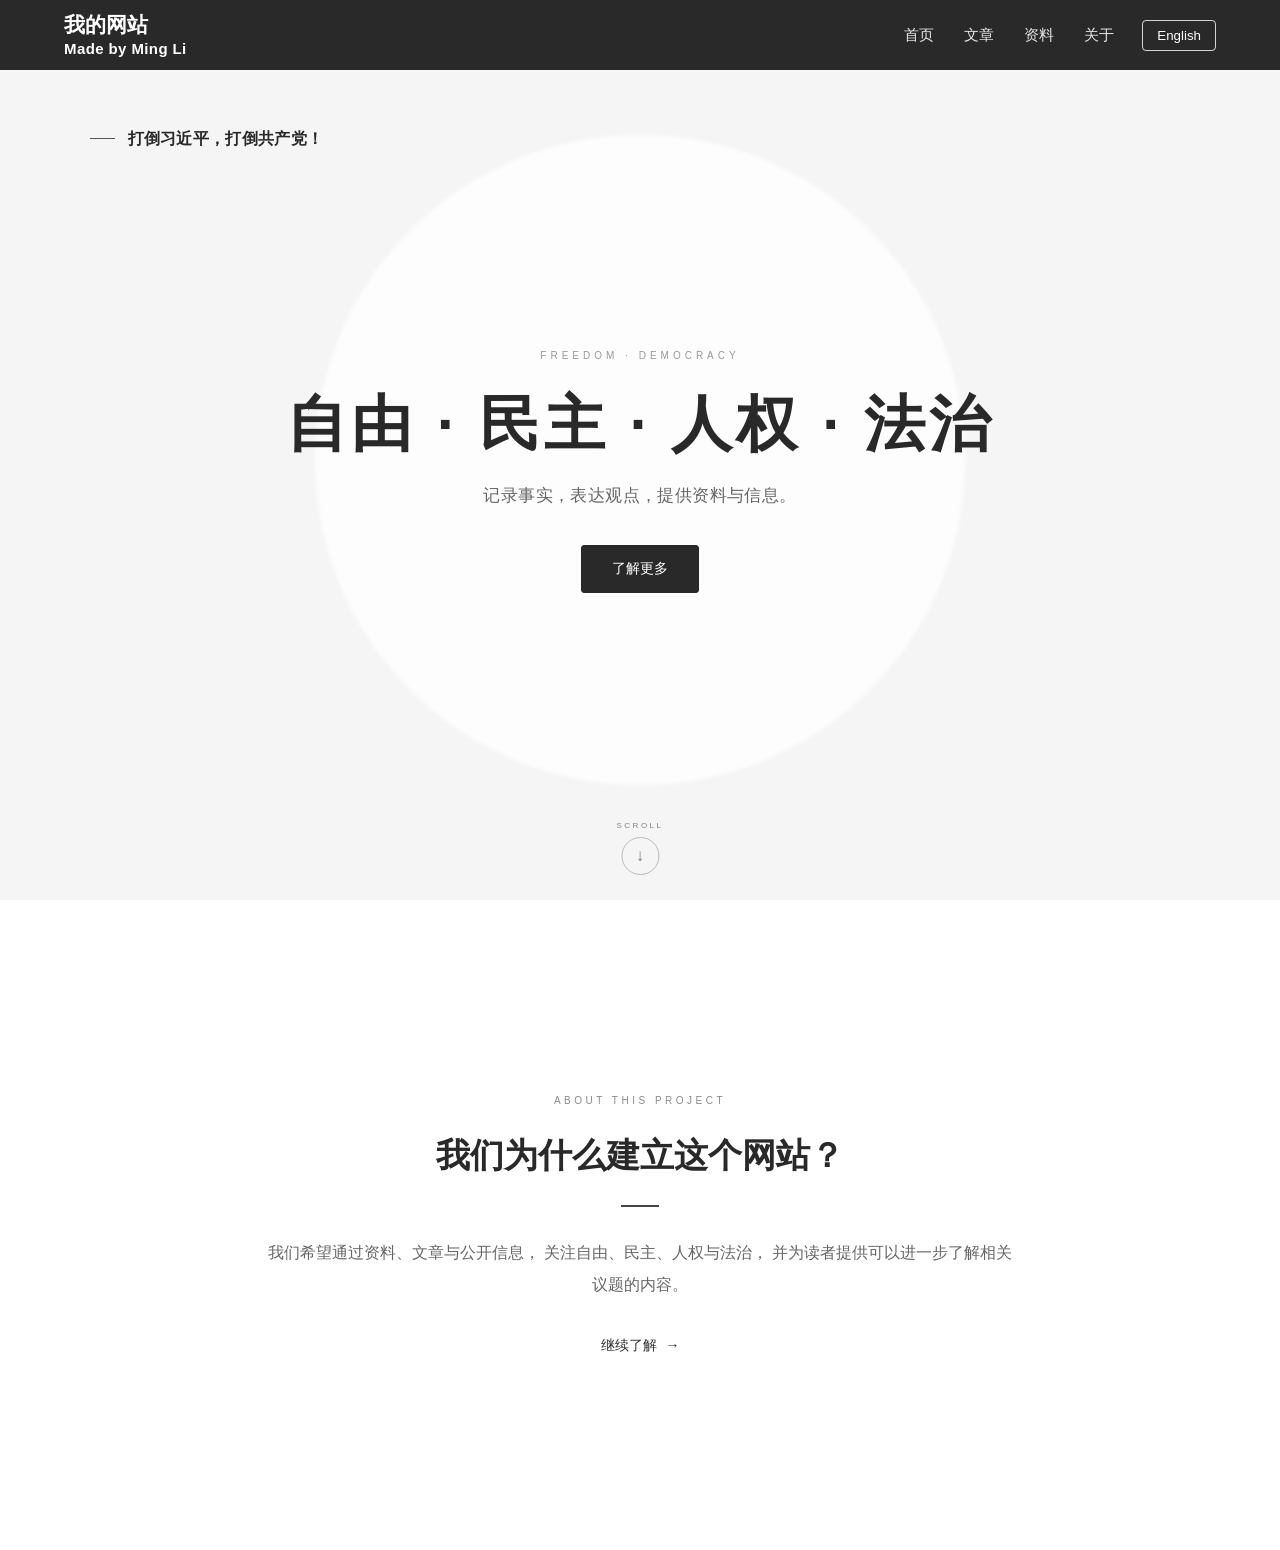
<file: index.html>
<!DOCTYPE html>
<html lang="zh-CN">

<head>
    <meta charset="UTF-8">
    <meta name="viewport" content="width=device-width, initial-scale=1.0">

    <title>我的网站</title>

    <link rel="stylesheet" href="style.css">
</head>

<body>

<header class="site-header">

   <a href="index.html" class="site-brand">

    <span class="site-name" id="site-name">
        我的网站
    </span>

    <span class="site-author">
        Made by Ming Li
    </span>

</a>

    <div class="header-right">

        <nav>
            <a href="index.html" id="nav-home">首页</a>
            <a href="main.html#articles" id="nav-articles">文章</a>
            <a href="main.html#resources" id="nav-resources">资料</a>
            <a href="about.html" id="nav-about">关于</a>
        </nav>

        <button id="language-button"
                onclick="changeLanguage()">
            English
        </button>

    </div>

</header>


<main>

    <!-- =========================
         首页第一屏
    ========================== -->

    <section class="home-hero">

        <!-- 左上角口号 -->

        <div class="corner-slogan">
            <span class="corner-line"></span>

            <p id="slogan-text">
                打倒习近平，打倒共产党！
            </p>
        </div>


        <!-- 中央 -->

        <div class="hero-content">

            <p class="hero-label">
                FREEDOM · DEMOCRACY
            </p>

            <h1 id="main-title">
                自由 · 民主 · 人权 · 法治
            </h1>

            <p class="main-description"
               id="main-description">
                记录事实，表达观点，提供资料与信息。
            </p>

            <a href="main.html"
               class="primary-button"
               id="learn-more">
                了解更多
            </a>

        </div>


        <!-- 往下滚按钮 -->

        <a href="#introduction"
           class="scroll-button"
           aria-label="继续向下">

            <span class="scroll-button-text">
                SCROLL
            </span>

            <span class="scroll-arrow">
                ↓
            </span>

        </a>

    </section>


    <!-- =========================
         第二屏
    ========================== -->

    <section class="home-introduction reveal"
             id="introduction">

        <div class="home-introduction-inner">

            <p class="section-label">
                ABOUT THIS PROJECT
            </p>

            <h2 id="intro-title">
                我们为什么建立这个网站？
            </h2>

            <div class="small-line"></div>

            <p id="intro-text">
                我们希望通过资料、文章与公开信息，
                关注自由、民主、人权与法治，
                并为读者提供可以进一步了解相关议题的内容。
            </p>

            <a href="main.html"
               class="text-link">
                继续了解
                <span>→</span>
            </a>

        </div>

    </section>

</main>


<script src="script.js"></script>

</body>

</html>
</file>
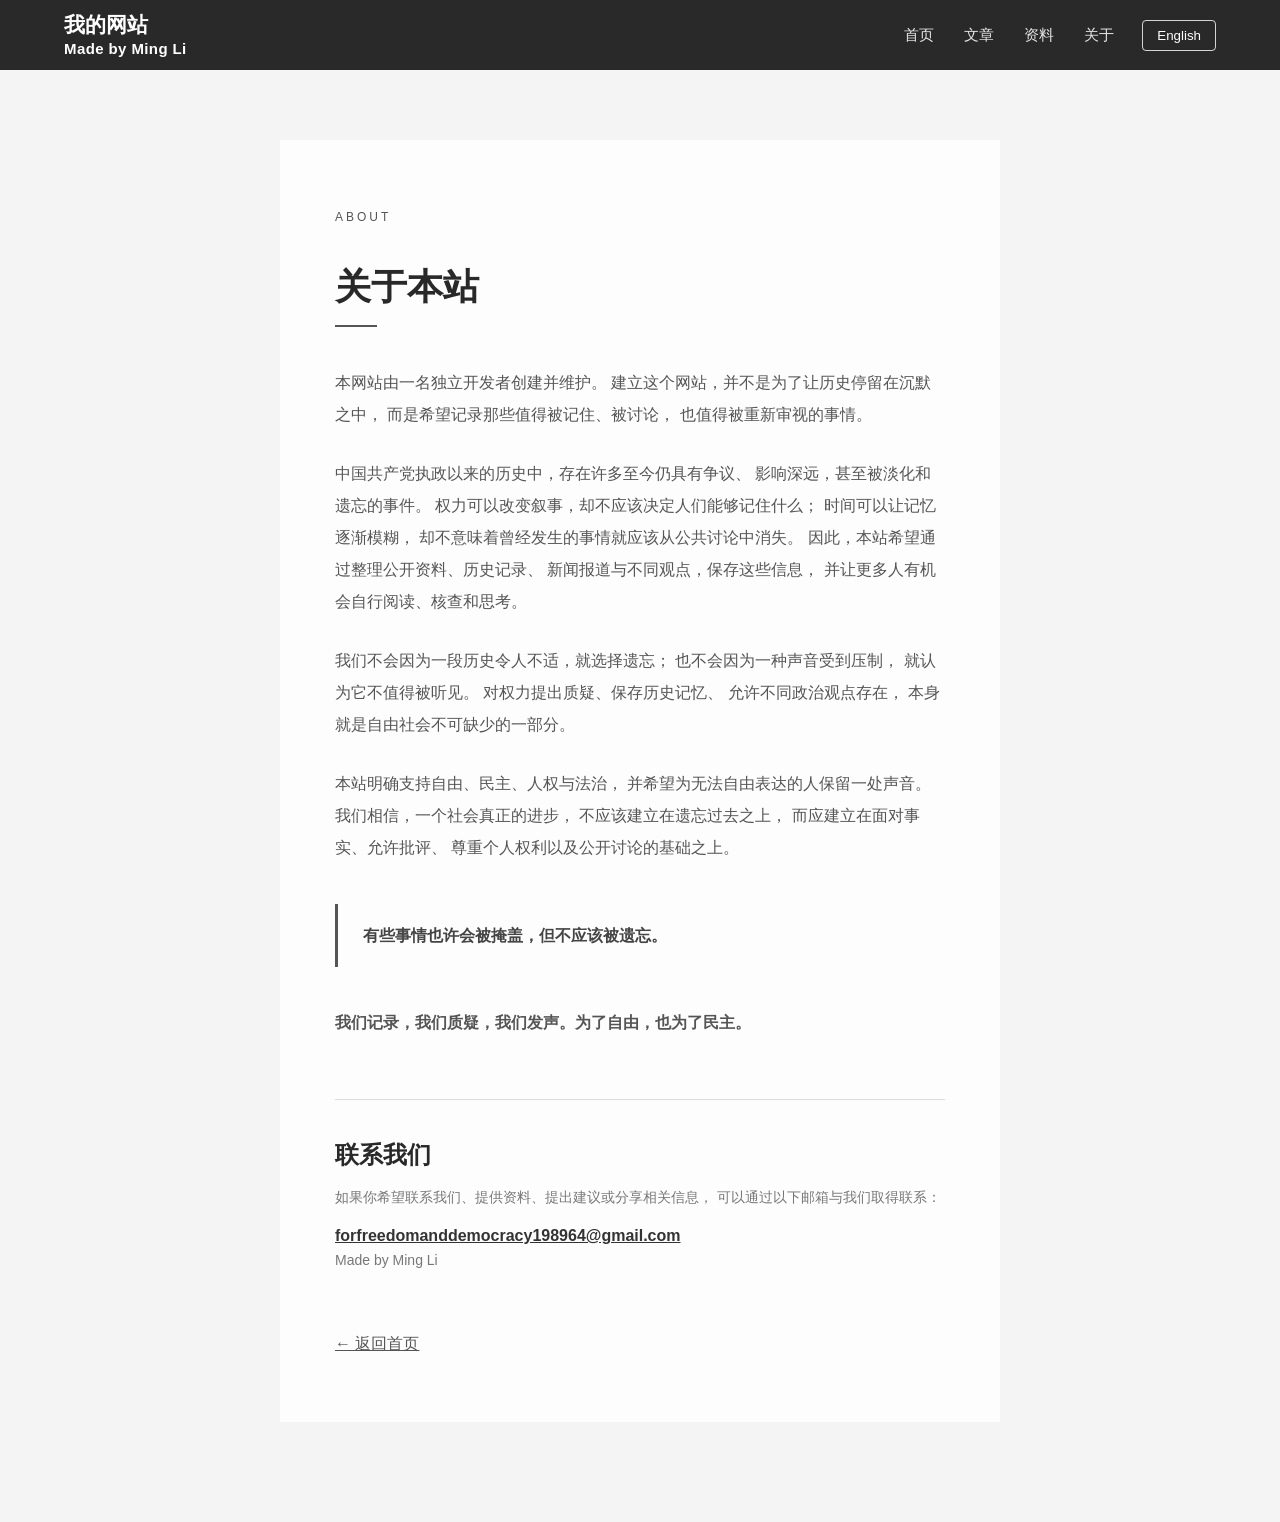
<file: about.html>
<!DOCTYPE html>
<html lang="zh-CN">

<head>
    <meta charset="UTF-8">
    <meta name="viewport" content="width=device-width, initial-scale=1.0">

    <title>关于本站</title>

    <link rel="stylesheet" href="style.css">
</head>

<body>

<header class="site-header">

    <a href="index.html" class="site-brand">

        <span class="site-name" id="site-name">
            我的网站
        </span>

        <span class="site-author">
            Made by Ming Li
        </span>

    </a>

    <div class="header-right">

        <nav>
            <a href="index.html" id="nav-home">首页</a>
            <a href="main.html#articles" id="nav-articles">文章</a>
            <a href="main.html#resources" id="nav-resources">资料</a>
            <a href="about.html" id="nav-about">关于</a>
        </nav>

        <button id="language-button" onclick="changeLanguage()">
            English
        </button>

    </div>

</header>


<main class="about-page">

    <article class="about-container">

        <p class="about-label">
            ABOUT
        </p>

        <h1 id="about-title">
            关于本站
        </h1>

        <div class="title-line"></div>


        <p id="about-p1">
            本网站由一名独立开发者创建并维护。
            建立这个网站，并不是为了让历史停留在沉默之中，
            而是希望记录那些值得被记住、被讨论，
            也值得被重新审视的事情。
        </p>


        <p id="about-p2">
            中国共产党执政以来的历史中，存在许多至今仍具有争议、
            影响深远，甚至被淡化和遗忘的事件。
            权力可以改变叙事，却不应该决定人们能够记住什么；
            时间可以让记忆逐渐模糊，
            却不意味着曾经发生的事情就应该从公共讨论中消失。
            因此，本站希望通过整理公开资料、历史记录、
            新闻报道与不同观点，保存这些信息，
            并让更多人有机会自行阅读、核查和思考。
        </p>


        <p id="about-p3">
            我们不会因为一段历史令人不适，就选择遗忘；
            也不会因为一种声音受到压制，
            就认为它不值得被听见。
            对权力提出质疑、保存历史记忆、
            允许不同政治观点存在，
            本身就是自由社会不可缺少的一部分。
        </p>


        <p id="about-p4">
            本站明确支持自由、民主、人权与法治，
            并希望为无法自由表达的人保留一处声音。
            我们相信，一个社会真正的进步，
            不应该建立在遗忘过去之上，
            而应建立在面对事实、允许批评、
            尊重个人权利以及公开讨论的基础之上。
        </p>


        <blockquote id="about-quote">
            有些事情也许会被掩盖，但不应该被遗忘。
        </blockquote>


        <p class="about-ending" id="about-ending">
            我们记录，我们质疑，我们发声。为了自由，也为了民主。
        </p>


        <!-- 联系我们 -->

        <section class="contact-section">

            <h2 id="contact-title">
                联系我们
            </h2>

            <p id="contact-description">
                如果你希望联系我们、提供资料、提出建议或分享相关信息，
                可以通过以下邮箱与我们取得联系：
            </p>

            <a href="mailto:forfreedomanddemocracy198964@gmail.com"
               class="email-link">
                forfreedomanddemocracy198964@gmail.com
            </a>

            <p>
                Made by Ming Li
            </p>

        </section>


        <a href="index.html"
           class="back-home"
           id="back-home">
            ← 返回首页
        </a>

    </article>

</main>


<script src="script.js"></script>

</body>

</html>
</file>
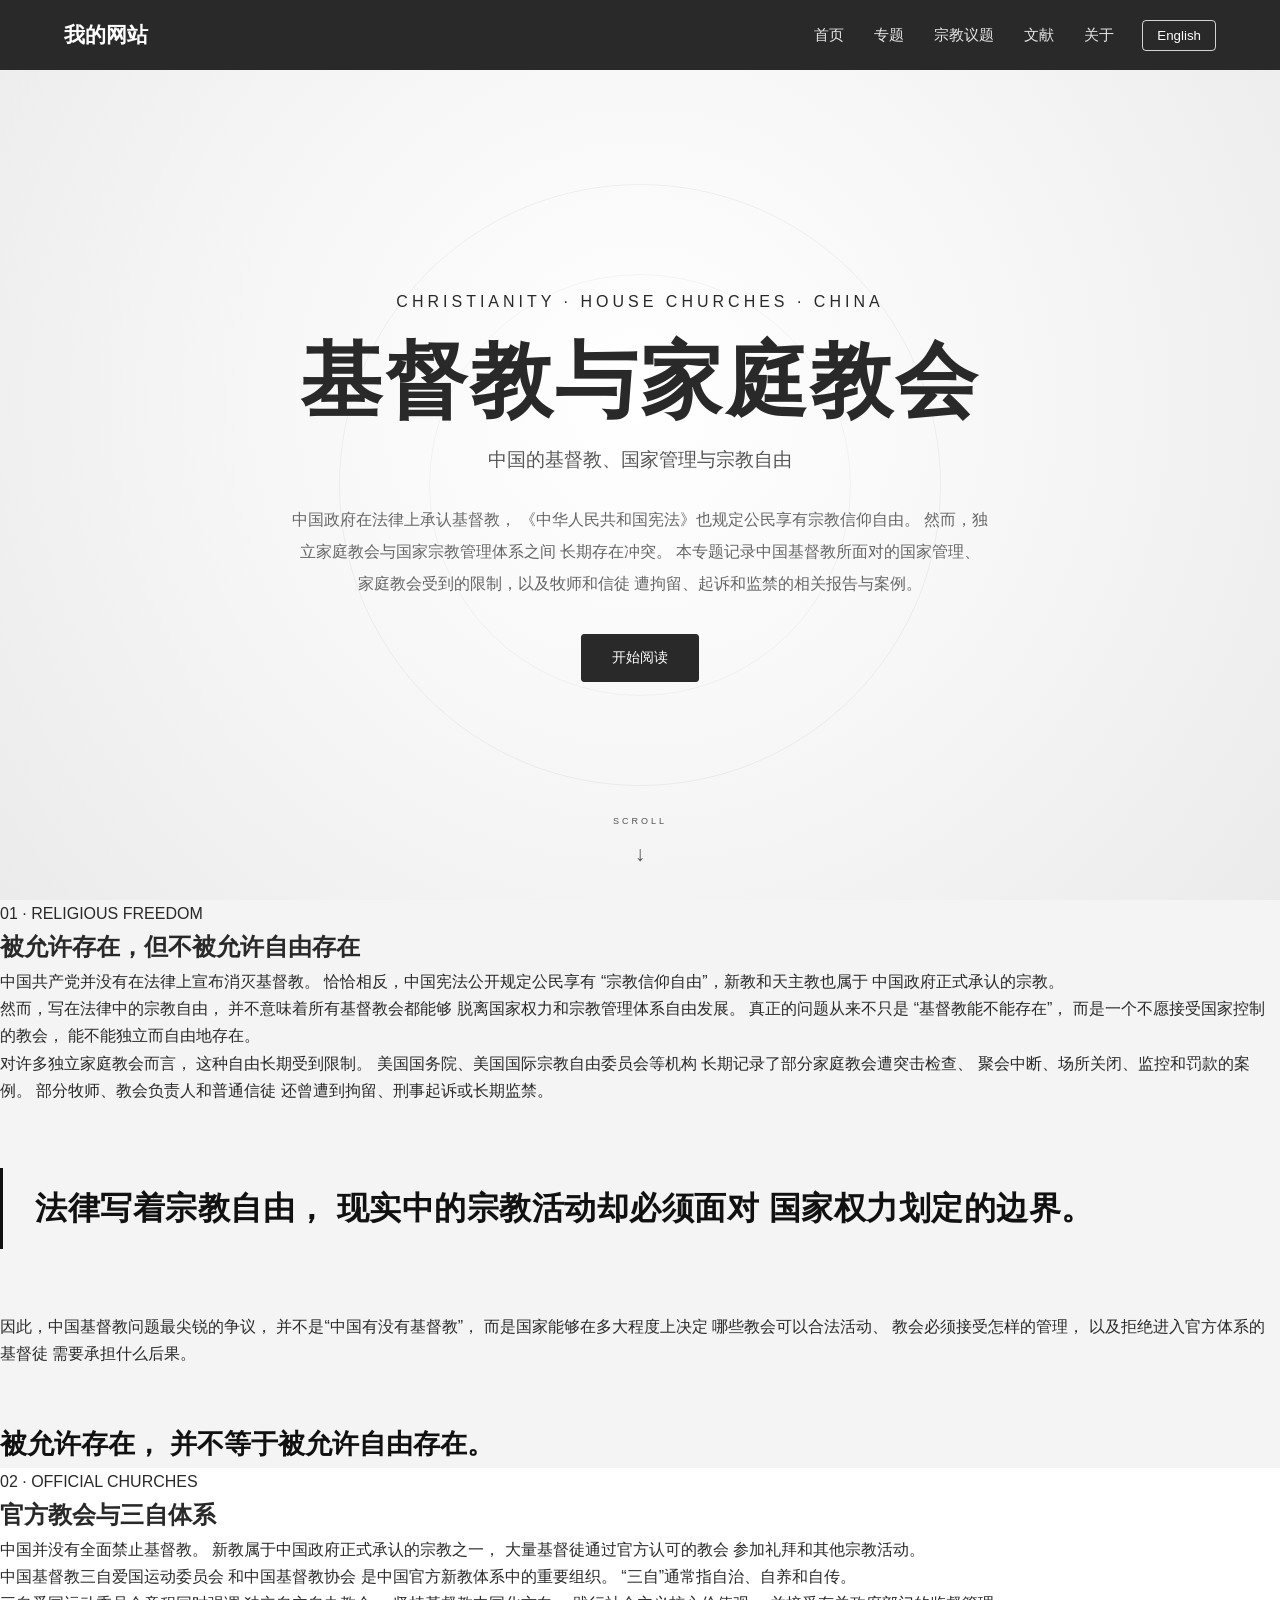
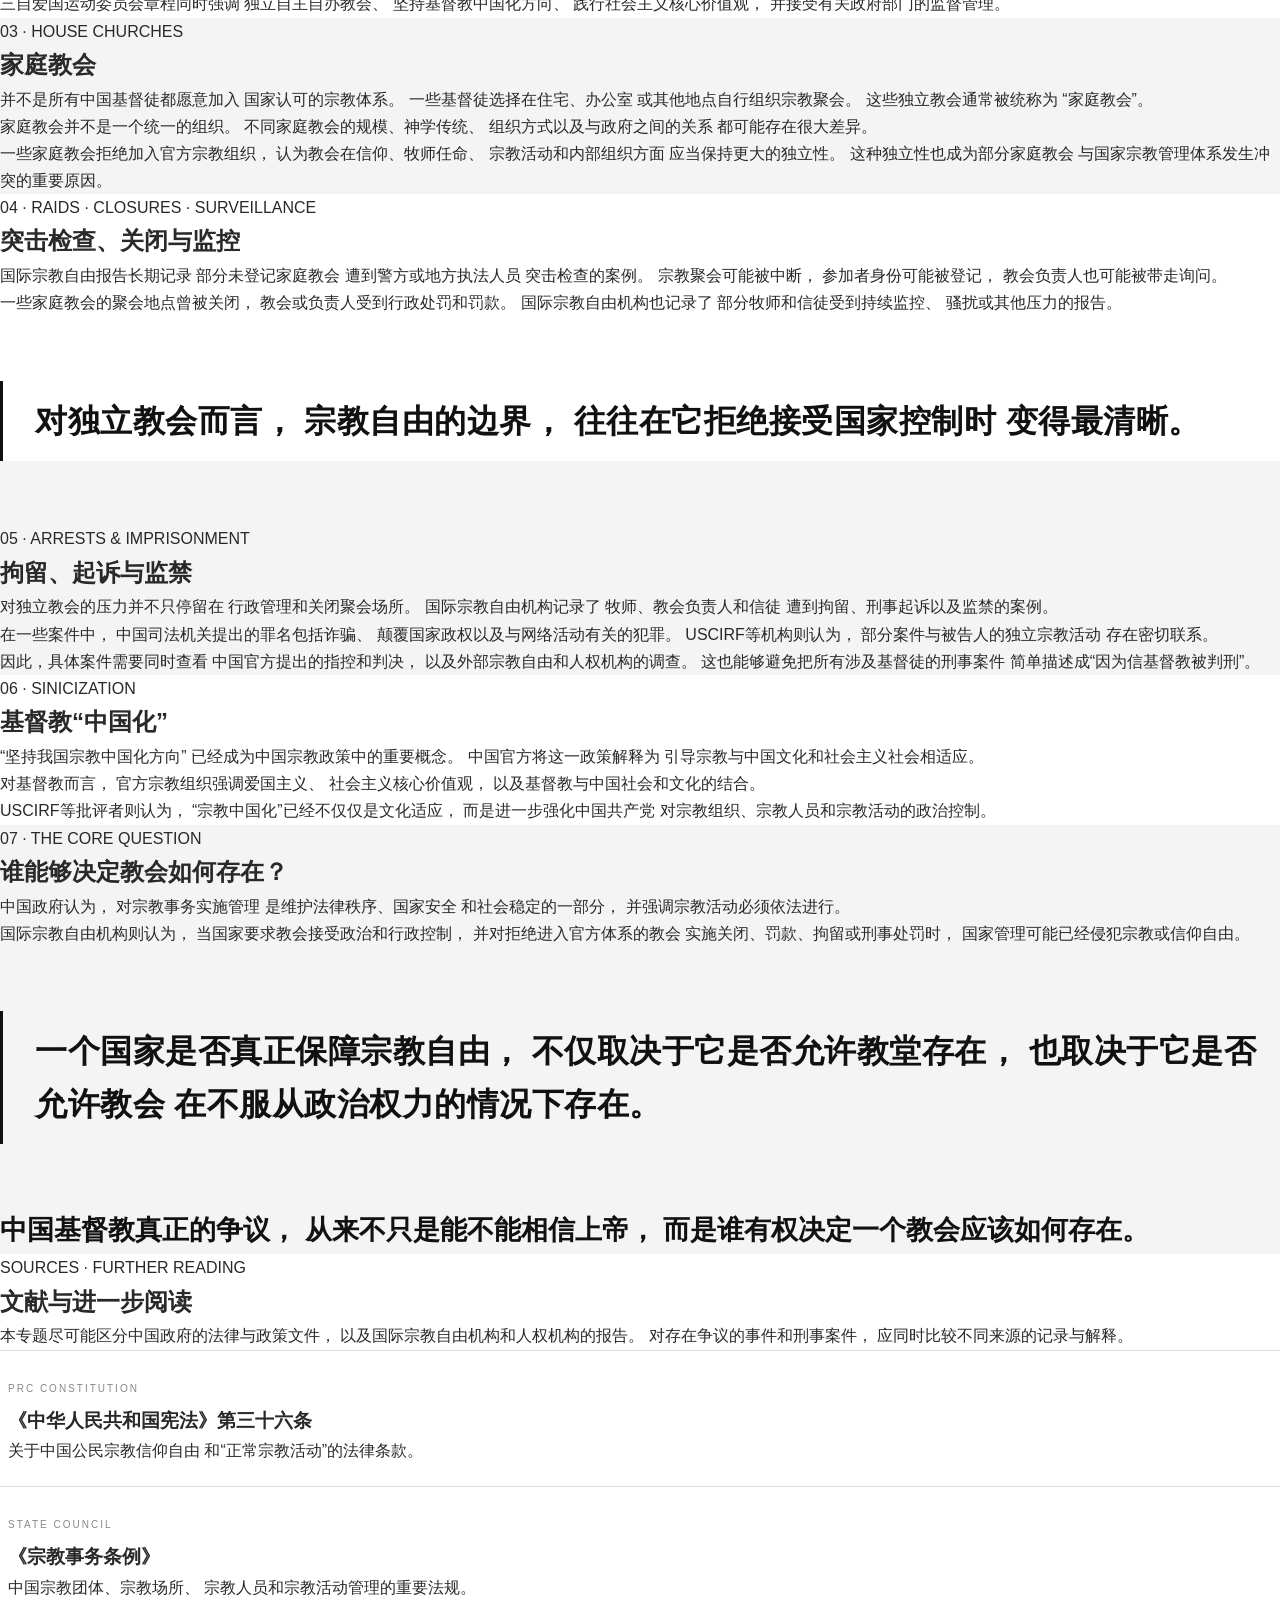
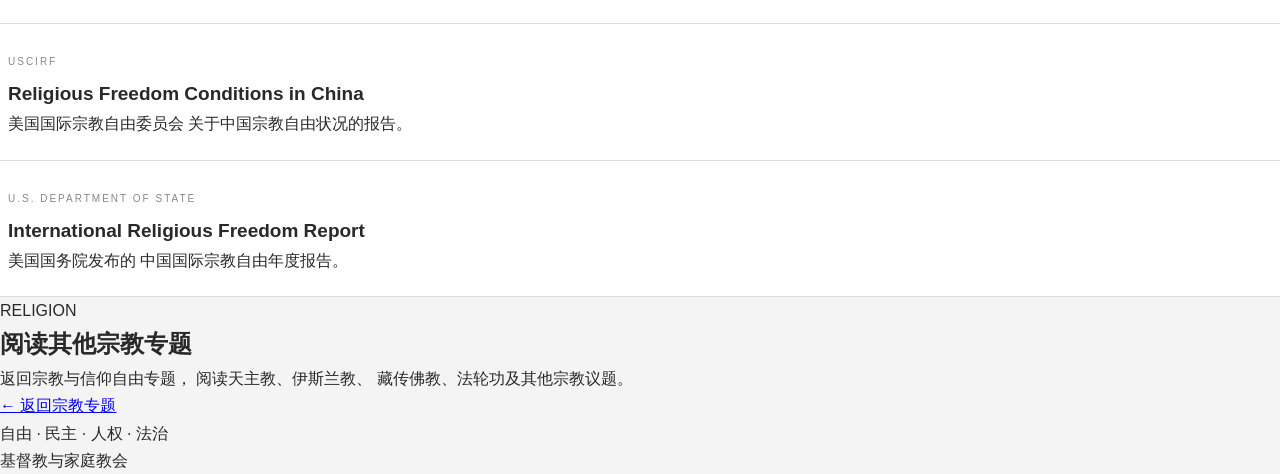
<file: christianity.html>
<!DOCTYPE html>
<html lang="zh-CN">

<head>
    <meta charset="UTF-8">
    <meta name="viewport" content="width=device-width, initial-scale=1.0">

    <title>基督教与家庭教会 | 宗教专题</title>

    <link rel="stylesheet" href="style.css">
</head>


<body>


<!-- ==========================================
     HEADER
=========================================== -->

<header class="site-header">

    <a href="index.html"
       class="site-name"
       id="christian-site-name">
        我的网站
    </a>

    <div class="header-right">

        <nav>
            <a href="index.html"
               id="christian-nav-home">
                首页
            </a>

            <a href="main.html"
               id="christian-nav-topics">
                专题
            </a>

            <a href="religion.html"
               id="christian-nav-religion">
                宗教议题
            </a>

            <a href="#sources"
               id="christian-nav-sources">
                文献
            </a>

            <a href="about.html"
               id="christian-nav-about">
                关于
            </a>
        </nav>

        <button id="language-button"
                onclick="changeChristianLanguage()">
            English
        </button>

    </div>

</header>



<main>


<!-- ==========================================
     HERO
=========================================== -->

<section class="religion-hero">

    <div class="religion-hero-content">

        <p class="small-label religion-hero-label">
            CHRISTIANITY · HOUSE CHURCHES · CHINA
        </p>

        <h1 id="christian-page-title">
            基督教与家庭教会
        </h1>

        <h3 id="christian-page-subtitle">
            中国的基督教、国家管理与宗教自由
        </h3>

        <p class="religion-hero-description"
           id="christian-page-intro">

            中国政府在法律上承认基督教，
            《中华人民共和国宪法》也规定公民享有宗教信仰自由。
            然而，独立家庭教会与国家宗教管理体系之间
            长期存在冲突。

            本专题记录中国基督教所面对的国家管理、
            家庭教会受到的限制，以及牧师和信徒
            遭拘留、起诉和监禁的相关报告与案例。

        </p>

        <a href="#freedom"
           class="primary-button religion-start-button"
           id="christian-start">
            开始阅读
        </a>

    </div>


    <a href="#freedom"
       class="religion-scroll-button"
       aria-label="继续向下">

        <span class="religion-scroll-text">
            SCROLL
        </span>

        <span class="religion-scroll-arrow">
            ↓
        </span>

    </a>

</section>



<!-- ==========================================
     01 · RELIGIOUS FREEDOM
=========================================== -->

<section class="simple-section religion-reveal"
         id="freedom">

    <div class="section-container">

        <p class="small-label">
            01 · RELIGIOUS FREEDOM
        </p>

        <h2 id="christian-freedom-title">
            被允许存在，但不被允许自由存在
        </h2>

        <p class="section-description"
           id="christian-freedom-1">

            中国共产党并没有在法律上宣布消灭基督教。
            恰恰相反，中国宪法公开规定公民享有
            “宗教信仰自由”，新教和天主教也属于
            中国政府正式承认的宗教。

        </p>

        <p class="section-description"
           id="christian-freedom-2">

            然而，写在法律中的宗教自由，
            并不意味着所有基督教会都能够
            脱离国家权力和宗教管理体系自由发展。

            真正的问题从来不只是
            “基督教能不能存在”，
            而是一个不愿接受国家控制的教会，
            能不能独立而自由地存在。

        </p>

        <p class="section-description"
           id="christian-freedom-3">

            对许多独立家庭教会而言，
            这种自由长期受到限制。

            美国国务院、美国国际宗教自由委员会等机构
            长期记录了部分家庭教会遭突击检查、
            聚会中断、场所关闭、监控和罚款的案例。

            部分牧师、教会负责人和普通信徒
            还曾遭到拘留、刑事起诉或长期监禁。

        </p>


        <blockquote class="religion-quote"
                    id="christian-freedom-quote">

            法律写着宗教自由，
            现实中的宗教活动却必须面对
            国家权力划定的边界。

        </blockquote>


        <p class="section-description"
           id="christian-freedom-4">

            因此，中国基督教问题最尖锐的争议，
            并不是“中国有没有基督教”，
            而是国家能够在多大程度上决定
            哪些教会可以合法活动、
            教会必须接受怎样的管理，
            以及拒绝进入官方体系的基督徒
            需要承担什么后果。

        </p>

        <p class="section-description strong-ending"
           id="christian-freedom-5">

            被允许存在，
            并不等于被允许自由存在。

        </p>

    </div>

</section>



<!-- ==========================================
     02 · OFFICIAL CHURCHES
=========================================== -->

<section class="simple-section white-section religion-reveal">

    <div class="section-container">

        <p class="small-label">
            02 · OFFICIAL CHURCHES
        </p>

        <h2 id="christian-official-title">
            官方教会与三自体系
        </h2>

        <p class="section-description"
           id="christian-official-1">

            中国并没有全面禁止基督教。
            新教属于中国政府正式承认的宗教之一，
            大量基督徒通过官方认可的教会
            参加礼拜和其他宗教活动。

        </p>

        <p class="section-description"
           id="christian-official-2">

            中国基督教三自爱国运动委员会
            和中国基督教协会
            是中国官方新教体系中的重要组织。

            “三自”通常指自治、自养和自传。

        </p>

        <p class="section-description"
           id="christian-official-3">

            三自爱国运动委员会章程同时强调
            独立自主自办教会、
            坚持基督教中国化方向、
            践行社会主义核心价值观，
            并接受有关政府部门的监督管理。

        </p>

    </div>

</section>



<!-- ==========================================
     03 · HOUSE CHURCHES
=========================================== -->

<section class="simple-section religion-reveal">

    <div class="section-container">

        <p class="small-label">
            03 · HOUSE CHURCHES
        </p>

        <h2 id="christian-house-title">
            家庭教会
        </h2>

        <p class="section-description"
           id="christian-house-1">

            并不是所有中国基督徒都愿意加入
            国家认可的宗教体系。

            一些基督徒选择在住宅、办公室
            或其他地点自行组织宗教聚会。

            这些独立教会通常被统称为
            “家庭教会”。

        </p>

        <p class="section-description"
           id="christian-house-2">

            家庭教会并不是一个统一的组织。

            不同家庭教会的规模、神学传统、
            组织方式以及与政府之间的关系
            都可能存在很大差异。

        </p>

        <p class="section-description"
           id="christian-house-3">

            一些家庭教会拒绝加入官方宗教组织，
            认为教会在信仰、牧师任命、
            宗教活动和内部组织方面
            应当保持更大的独立性。

            这种独立性也成为部分家庭教会
            与国家宗教管理体系发生冲突的重要原因。

        </p>

    </div>

</section>



<!-- ==========================================
     04 · RAIDS
=========================================== -->

<section class="simple-section white-section religion-reveal">

    <div class="section-container">

        <p class="small-label">
            04 · RAIDS · CLOSURES · SURVEILLANCE
        </p>

        <h2 id="christian-raids-title">
            突击检查、关闭与监控
        </h2>

        <p class="section-description"
           id="christian-raids-1">

            国际宗教自由报告长期记录
            部分未登记家庭教会
            遭到警方或地方执法人员
            突击检查的案例。

            宗教聚会可能被中断，
            参加者身份可能被登记，
            教会负责人也可能被带走询问。

        </p>

        <p class="section-description"
           id="christian-raids-2">

            一些家庭教会的聚会地点曾被关闭，
            教会或负责人受到行政处罚和罚款。

            国际宗教自由机构也记录了
            部分牧师和信徒受到持续监控、
            骚扰或其他压力的报告。

        </p>

        <blockquote class="religion-quote"
                    id="christian-raids-quote">

            对独立教会而言，
            宗教自由的边界，
            往往在它拒绝接受国家控制时
            变得最清晰。

        </blockquote>

    </div>

</section>



<!-- ==========================================
     05 · ARRESTS
=========================================== -->

<section class="simple-section religion-reveal">

    <div class="section-container">

        <p class="small-label">
            05 · ARRESTS & IMPRISONMENT
        </p>

        <h2 id="christian-arrests-title">
            拘留、起诉与监禁
        </h2>

        <p class="section-description"
           id="christian-arrests-1">

            对独立教会的压力并不只停留在
            行政管理和关闭聚会场所。

            国际宗教自由机构记录了
            牧师、教会负责人和信徒
            遭到拘留、刑事起诉以及监禁的案例。

        </p>

        <p class="section-description"
           id="christian-arrests-2">

            在一些案件中，
            中国司法机关提出的罪名包括诈骗、
            颠覆国家政权以及与网络活动有关的犯罪。

            USCIRF等机构则认为，
            部分案件与被告人的独立宗教活动
            存在密切联系。

        </p>

        <p class="section-description"
           id="christian-arrests-3">

            因此，具体案件需要同时查看
            中国官方提出的指控和判决，
            以及外部宗教自由和人权机构的调查。

            这也能够避免把所有涉及基督徒的刑事案件
            简单描述成“因为信基督教被判刑”。

        </p>

    </div>

</section>



<!-- ==========================================
     06 · SINICIZATION
=========================================== -->

<section class="simple-section white-section religion-reveal">

    <div class="section-container">

        <p class="small-label">
            06 · SINICIZATION
        </p>

        <h2 id="christian-sinicization-title">
            基督教“中国化”
        </h2>

        <p class="section-description"
           id="christian-sinicization-1">

            “坚持我国宗教中国化方向”
            已经成为中国宗教政策中的重要概念。

            中国官方将这一政策解释为
            引导宗教与中国文化和社会主义社会相适应。

        </p>

        <p class="section-description"
           id="christian-sinicization-2">

            对基督教而言，
            官方宗教组织强调爱国主义、
            社会主义核心价值观，
            以及基督教与中国社会和文化的结合。

        </p>

        <p class="section-description"
           id="christian-sinicization-3">

            USCIRF等批评者则认为，
            “宗教中国化”已经不仅仅是文化适应，
            而是进一步强化中国共产党
            对宗教组织、宗教人员和宗教活动的政治控制。

        </p>

    </div>

</section>



<!-- ==========================================
     07 · CORE QUESTION
=========================================== -->

<section class="simple-section religion-reveal">

    <div class="section-container">

        <p class="small-label">
            07 · THE CORE QUESTION
        </p>

        <h2 id="christian-question-title">
            谁能够决定教会如何存在？
        </h2>

        <p class="section-description"
           id="christian-question-1">

            中国政府认为，
            对宗教事务实施管理
            是维护法律秩序、国家安全
            和社会稳定的一部分，
            并强调宗教活动必须依法进行。

        </p>

        <p class="section-description"
           id="christian-question-2">

            国际宗教自由机构则认为，
            当国家要求教会接受政治和行政控制，
            并对拒绝进入官方体系的教会
            实施关闭、罚款、拘留或刑事处罚时，
            国家管理可能已经侵犯宗教或信仰自由。

        </p>


        <blockquote class="religion-quote"
                    id="christian-question-quote">

            一个国家是否真正保障宗教自由，
            不仅取决于它是否允许教堂存在，
            也取决于它是否允许教会
            在不服从政治权力的情况下存在。

        </blockquote>


        <p class="section-description strong-ending"
           id="christian-question-3">

            中国基督教真正的争议，
            从来不只是能不能相信上帝，
            而是谁有权决定一个教会应该如何存在。

        </p>

    </div>

</section>



<!-- ==========================================
     SOURCES
=========================================== -->

<section class="simple-section white-section religion-reveal"
         id="sources">

    <div class="section-container">

        <p class="small-label">
            SOURCES · FURTHER READING
        </p>

        <h2 id="christian-sources-title">
            文献与进一步阅读
        </h2>

        <p class="section-description"
           id="christian-sources-description">

            本专题尽可能区分中国政府的法律与政策文件，
            以及国际宗教自由机构和人权机构的报告。
            对存在争议的事件和刑事案件，
            应同时比较不同来源的记录与解释。

        </p>


        <div class="topic-list">

            <div class="topic-row">

                <div>

                    <span class="topic-type">
                        PRC CONSTITUTION
                    </span>

                    <h3>
                        《中华人民共和国宪法》第三十六条
                    </h3>

                    <p>
                        关于中国公民宗教信仰自由
                        和“正常宗教活动”的法律条款。
                    </p>

                </div>

            </div>


            <div class="topic-row">

                <div>

                    <span class="topic-type">
                        STATE COUNCIL
                    </span>

                    <h3>
                        《宗教事务条例》
                    </h3>

                    <p>
                        中国宗教团体、宗教场所、
                        宗教人员和宗教活动管理的重要法规。
                    </p>

                </div>

            </div>


            <div class="topic-row">

                <div>

                    <span class="topic-type">
                        USCIRF
                    </span>

                    <h3>
                        Religious Freedom Conditions in China
                    </h3>

                    <p>
                        美国国际宗教自由委员会
                        关于中国宗教自由状况的报告。
                    </p>

                </div>

            </div>


            <div class="topic-row">

                <div>

                    <span class="topic-type">
                        U.S. DEPARTMENT OF STATE
                    </span>

                    <h3>
                        International Religious Freedom Report
                    </h3>

                    <p>
                        美国国务院发布的
                        中国国际宗教自由年度报告。
                    </p>

                </div>

            </div>

        </div>

    </div>

</section>



<!-- ==========================================
     BACK
=========================================== -->

<section class="principles-section religion-reveal">

    <div class="section-container centered-section">

        <p class="small-label">
            RELIGION
        </p>

        <h2 id="christian-back-title">
            阅读其他宗教专题
        </h2>

        <p class="section-description"
           id="christian-back-description">

            返回宗教与信仰自由专题，
            阅读天主教、伊斯兰教、
            藏传佛教、法轮功及其他宗教议题。

        </p>

        <div class="bottom-links">

            <a href="religion.html"
               id="christian-back-button">
                ← 返回宗教专题
            </a>

        </div>

    </div>

</section>


</main>



<footer class="site-footer">

    <p id="christian-footer-title">
        自由 · 民主 · 人权 · 法治
    </p>

    <span id="christian-footer-subtitle">
        基督教与家庭教会
    </span>

</footer>



<script src="christianity.js"></script>

<script>
document.addEventListener("DOMContentLoaded", function () {

    document.querySelectorAll(".religion-reveal").forEach(function (element) {
        element.classList.add("religion-visible");
    });

});
</script>

</body>
</html>
</file>
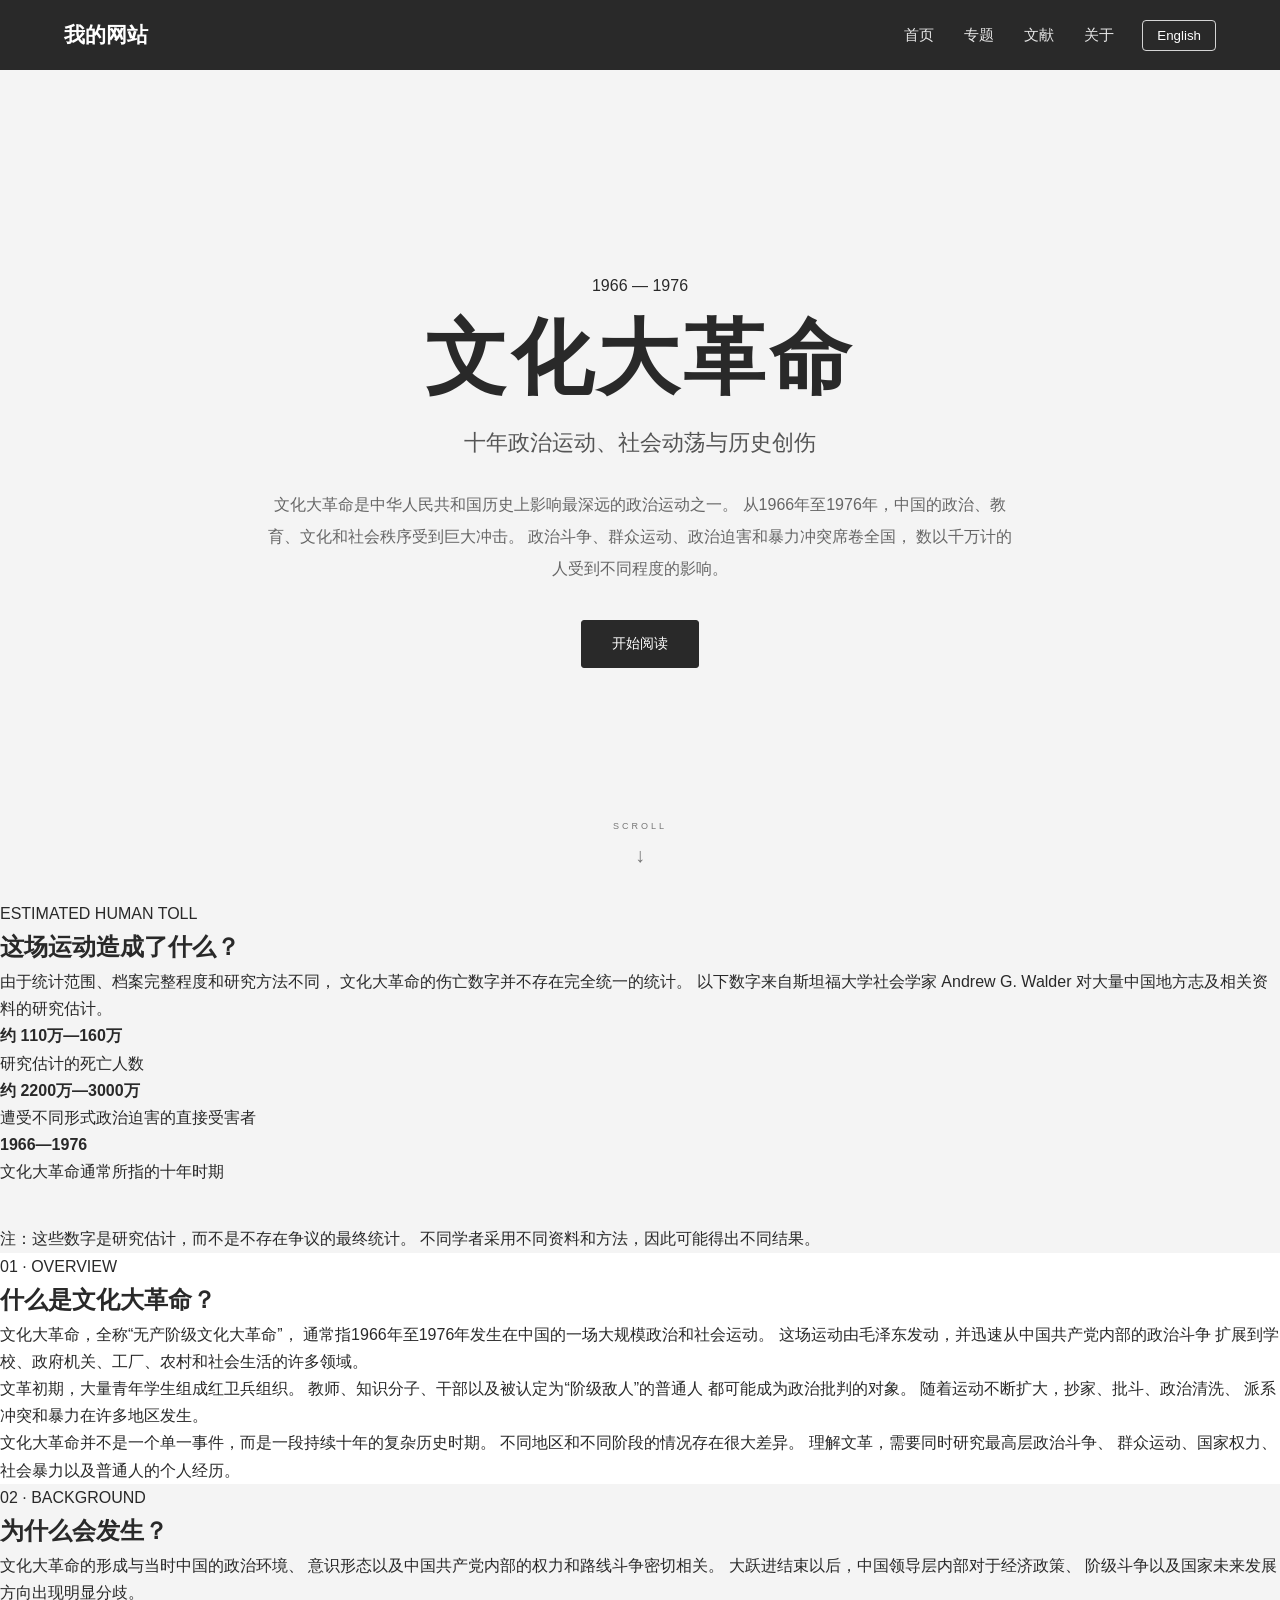
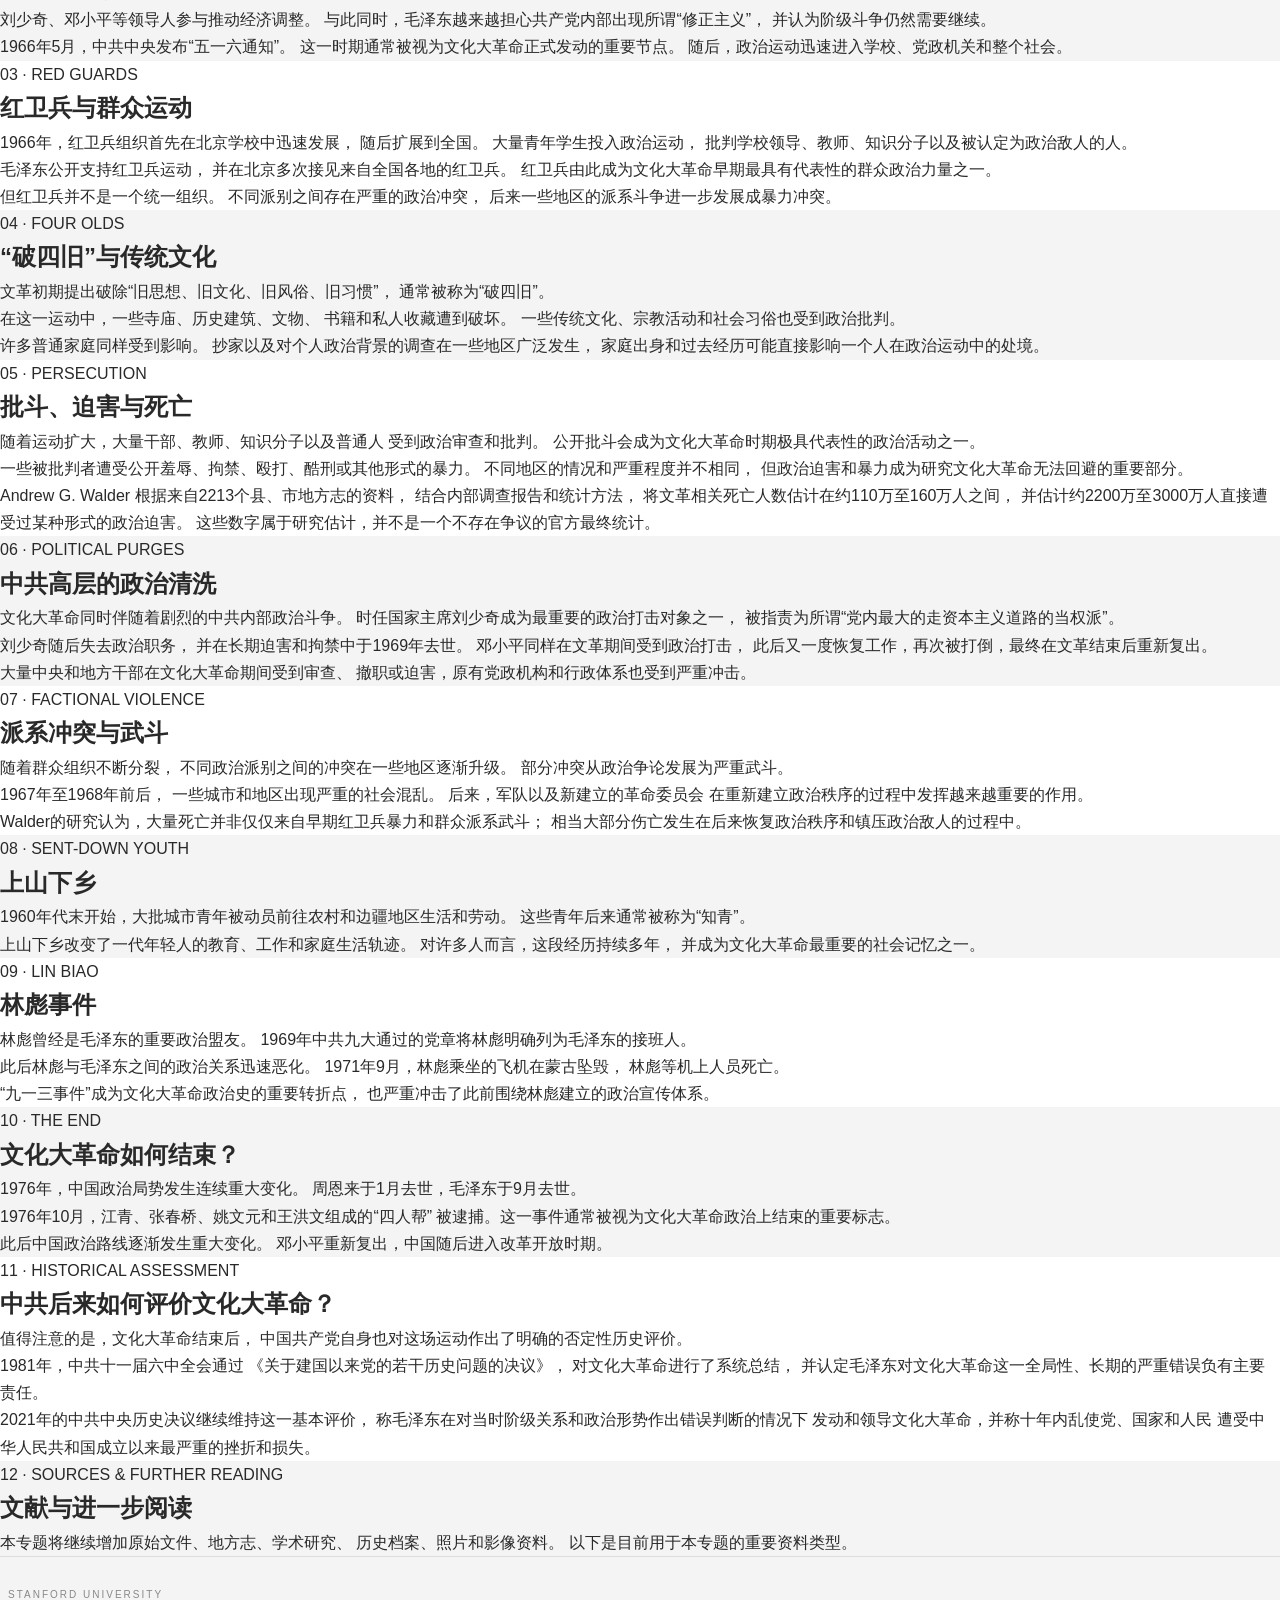
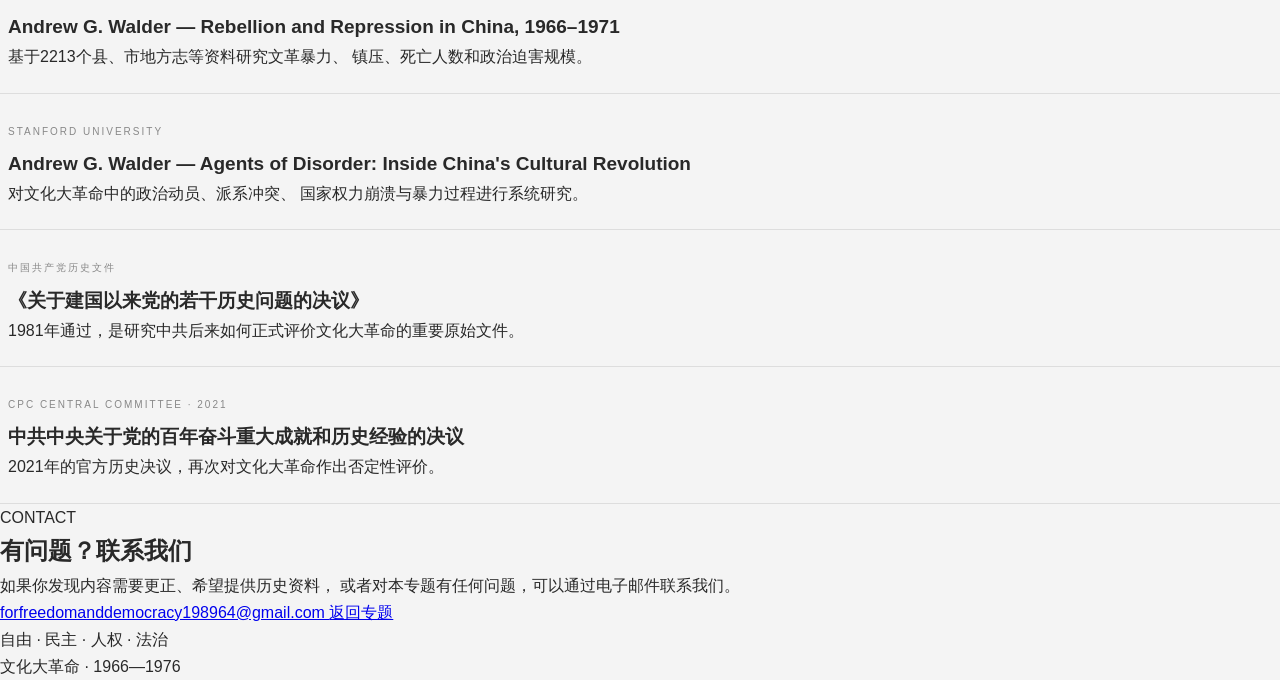
<file: cultural-revolution.html>
<!DOCTYPE html>
<html lang="zh-CN">

<head>
    <meta charset="UTF-8">
    <meta name="viewport" content="width=device-width, initial-scale=1.0">

    <title>文化大革命 | 历史专题</title>

    <link rel="stylesheet" href="style.css">
</head>

<body>

<header class="site-header">

    <a href="index.html"
       class="site-name"
       id="cr-site-name">
        我的网站
    </a>

    <div class="header-right">

        <nav>
            <a href="index.html" id="cr-nav-home">首页</a>
            <a href="main.html" id="cr-nav-topics">专题</a>
            <a href="#sources" id="cr-nav-sources">文献</a>
            <a href="about.html" id="cr-nav-about">关于</a>
        </nav>

        <button id="language-button"
                onclick="changeCRLanguage()">
            English
        </button>

    </div>

</header>


<main>

    <!-- =========================
         文革专题首屏
    ========================== -->

    <section class="cr-hero">

        <div class="cr-hero-content">

            <p class="small-label cr-hero-label">
                1966 — 1976
            </p>

            <h1 id="cr-title">
                文化大革命
            </h1>

            <h3 id="cr-subtitle">
                十年政治运动、社会动荡与历史创伤
            </h3>

            <p class="cr-hero-description"
               id="cr-intro">
                文化大革命是中华人民共和国历史上影响最深远的政治运动之一。
                从1966年至1976年，中国的政治、教育、文化和社会秩序受到巨大冲击。
                政治斗争、群众运动、政治迫害和暴力冲突席卷全国，
                数以千万计的人受到不同程度的影响。
            </p>

            <a href="#numbers"
               class="primary-button cr-start-button"
               id="cr-start">
                开始阅读
            </a>

        </div>


        <a href="#numbers"
           class="cr-scroll-button"
           aria-label="继续向下">

            <span class="cr-scroll-text">
                SCROLL
            </span>

            <span class="cr-scroll-arrow">
                ↓
            </span>

        </a>

      </section>



    <!-- =========================
         伤亡数字
    ========================== -->

    <section class="simple-section cr-reveal"
             id="numbers">

        <div class="section-container centered-section">

            <p class="small-label"
               id="numbers-label">
                ESTIMATED HUMAN TOLL
            </p>

            <h2 id="numbers-title">
                这场运动造成了什么？
            </h2>

            <p class="section-description"
               id="numbers-description">
                由于统计范围、档案完整程度和研究方法不同，
                文化大革命的伤亡数字并不存在完全统一的统计。
                以下数字来自斯坦福大学社会学家 Andrew G. Walder
                对大量中国地方志及相关资料的研究估计。
            </p>


            <div class="three-principles">

                <div>

                    <strong id="death-number">
                        约 110万—160万
                    </strong>

                    <p id="death-label">
                        研究估计的死亡人数
                    </p>

                </div>


                <div>

                    <strong id="victim-number">
                        约 2200万—3000万
                    </strong>

                    <p id="victim-label">
                        遭受不同形式政治迫害的直接受害者
                    </p>

                </div>


                <div>

                    <strong>
                        1966—1976
                    </strong>

                    <p id="years-label">
                        文化大革命通常所指的十年时期
                    </p>

                </div>

            </div>


            <p class="section-description cr-number-note"
               id="numbers-note">
                注：这些数字是研究估计，而不是不存在争议的最终统计。
                不同学者采用不同资料和方法，因此可能得出不同结果。
            </p>

        </div>

    </section>


    <!-- =========================
         01 · OVERVIEW
    ========================== -->

    <section class="simple-section white-section cr-reveal">

        <div class="section-container">

            <p class="small-label">
                01 · OVERVIEW
            </p>

            <h2 id="overview-title">
                什么是文化大革命？
            </h2>

            <p class="section-description"
               id="overview-1">
                文化大革命，全称“无产阶级文化大革命”，
                通常指1966年至1976年发生在中国的一场大规模政治和社会运动。
                这场运动由毛泽东发动，并迅速从中国共产党内部的政治斗争
                扩展到学校、政府机关、工厂、农村和社会生活的许多领域。
            </p>

            <p class="section-description"
               id="overview-2">
                文革初期，大量青年学生组成红卫兵组织。
                教师、知识分子、干部以及被认定为“阶级敌人”的普通人
                都可能成为政治批判的对象。
                随着运动不断扩大，抄家、批斗、政治清洗、
                派系冲突和暴力在许多地区发生。
            </p>

            <p class="section-description"
               id="overview-3">
                文化大革命并不是一个单一事件，而是一段持续十年的复杂历史时期。
                不同地区和不同阶段的情况存在很大差异。
                理解文革，需要同时研究最高层政治斗争、
                群众运动、国家权力、社会暴力以及普通人的个人经历。
            </p>

        </div>

    </section>


    <!-- =========================
         02 · BACKGROUND
    ========================== -->

    <section class="simple-section cr-reveal">

        <div class="section-container">

            <p class="small-label">
                02 · BACKGROUND
            </p>

            <h2 id="background-title">
                为什么会发生？
            </h2>

            <p class="section-description"
               id="background-1">
                文化大革命的形成与当时中国的政治环境、
                意识形态以及中国共产党内部的权力和路线斗争密切相关。
                大跃进结束以后，中国领导层内部对于经济政策、
                阶级斗争以及国家未来发展方向出现明显分歧。
            </p>

            <p class="section-description"
               id="background-2">
                刘少奇、邓小平等领导人参与推动经济调整。
                与此同时，毛泽东越来越担心共产党内部出现所谓“修正主义”，
                并认为阶级斗争仍然需要继续。
            </p>

            <p class="section-description"
               id="background-3">
                1966年5月，中共中央发布“五一六通知”。
                这一时期通常被视为文化大革命正式发动的重要节点。
                随后，政治运动迅速进入学校、党政机关和整个社会。
            </p>

        </div>

    </section>


    <!-- =========================
         03 · RED GUARDS
    ========================== -->

    <section class="simple-section white-section cr-reveal">

        <div class="section-container">

            <p class="small-label">
                03 · RED GUARDS
            </p>

            <h2 id="redguard-title">
                红卫兵与群众运动
            </h2>

            <p class="section-description"
               id="redguard-1">
                1966年，红卫兵组织首先在北京学校中迅速发展，
                随后扩展到全国。
                大量青年学生投入政治运动，
                批判学校领导、教师、知识分子以及被认定为政治敌人的人。
            </p>

            <p class="section-description"
               id="redguard-2">
                毛泽东公开支持红卫兵运动，
                并在北京多次接见来自全国各地的红卫兵。
                红卫兵由此成为文化大革命早期最具有代表性的群众政治力量之一。
            </p>

            <p class="section-description"
               id="redguard-3">
                但红卫兵并不是一个统一组织。
                不同派别之间存在严重的政治冲突，
                后来一些地区的派系斗争进一步发展成暴力冲突。
            </p>

        </div>

    </section>    <!-- =========================
         04 · FOUR OLDS
    ========================== -->

    <section class="simple-section cr-reveal">

        <div class="section-container">

            <p class="small-label">
                04 · FOUR OLDS
            </p>

            <h2 id="four-title">
                “破四旧”与传统文化
            </h2>

            <p class="section-description"
               id="four-1">
                文革初期提出破除“旧思想、旧文化、旧风俗、旧习惯”，
                通常被称为“破四旧”。
            </p>

            <p class="section-description"
               id="four-2">
                在这一运动中，一些寺庙、历史建筑、文物、
                书籍和私人收藏遭到破坏。
                一些传统文化、宗教活动和社会习俗也受到政治批判。
            </p>

            <p class="section-description"
               id="four-3">
                许多普通家庭同样受到影响。
                抄家以及对个人政治背景的调查在一些地区广泛发生，
                家庭出身和过去经历可能直接影响一个人在政治运动中的处境。
            </p>

        </div>

    </section>


    <!-- =========================
         05 · PERSECUTION
    ========================== -->

    <section class="simple-section white-section cr-reveal">

        <div class="section-container">

            <p class="small-label">
                05 · PERSECUTION
            </p>

            <h2 id="persecution-title">
                批斗、迫害与死亡
            </h2>

            <p class="section-description"
               id="persecution-1">
                随着运动扩大，大量干部、教师、知识分子以及普通人
                受到政治审查和批判。
                公开批斗会成为文化大革命时期极具代表性的政治活动之一。
            </p>

            <p class="section-description"
               id="persecution-2">
                一些被批判者遭受公开羞辱、拘禁、殴打、酷刑或其他形式的暴力。
                不同地区的情况和严重程度并不相同，
                但政治迫害和暴力成为研究文化大革命无法回避的重要部分。
            </p>

            <p class="section-description"
               id="persecution-3">
                Andrew G. Walder 根据来自2213个县、市地方志的资料，
                结合内部调查报告和统计方法，
                将文革相关死亡人数估计在约110万至160万人之间，
                并估计约2200万至3000万人直接遭受过某种形式的政治迫害。
                这些数字属于研究估计，并不是一个不存在争议的官方最终统计。
            </p>

        </div>

    </section>


    <!-- =========================
         06 · POLITICAL PURGES
    ========================== -->

    <section class="simple-section cr-reveal">

        <div class="section-container">

            <p class="small-label">
                06 · POLITICAL PURGES
            </p>

            <h2 id="purge-title">
                中共高层的政治清洗
            </h2>

            <p class="section-description"
               id="purge-1">
                文化大革命同时伴随着剧烈的中共内部政治斗争。
                时任国家主席刘少奇成为最重要的政治打击对象之一，
                被指责为所谓“党内最大的走资本主义道路的当权派”。
            </p>

            <p class="section-description"
               id="purge-2">
                刘少奇随后失去政治职务，
                并在长期迫害和拘禁中于1969年去世。
                邓小平同样在文革期间受到政治打击，
                此后又一度恢复工作，再次被打倒，最终在文革结束后重新复出。
            </p>

            <p class="section-description"
               id="purge-3">
                大量中央和地方干部在文化大革命期间受到审查、
                撤职或迫害，原有党政机构和行政体系也受到严重冲击。
            </p>

        </div>

    </section>


    <!-- =========================
         07 · FACTIONAL VIOLENCE
    ========================== -->

    <section class="simple-section white-section cr-reveal">

        <div class="section-container">

            <p class="small-label">
                07 · FACTIONAL VIOLENCE
            </p>

            <h2 id="violence-title">
                派系冲突与武斗
            </h2>

            <p class="section-description"
               id="violence-1">
                随着群众组织不断分裂，
                不同政治派别之间的冲突在一些地区逐渐升级。
                部分冲突从政治争论发展为严重武斗。
            </p>

            <p class="section-description"
               id="violence-2">
                1967年至1968年前后，
                一些城市和地区出现严重的社会混乱。
                后来，军队以及新建立的革命委员会
                在重新建立政治秩序的过程中发挥越来越重要的作用。
            </p>

            <p class="section-description"
               id="violence-3">
                Walder的研究认为，大量死亡并非仅仅来自早期红卫兵暴力和群众派系武斗；
                相当大部分伤亡发生在后来恢复政治秩序和镇压政治敌人的过程中。
            </p>

        </div>

    </section>


    <!-- =========================
         08 · SENT-DOWN YOUTH
    ========================== -->

    <section class="simple-section cr-reveal">

        <div class="section-container">

            <p class="small-label">
                08 · SENT-DOWN YOUTH
            </p>

            <h2 id="youth-title">
                上山下乡
            </h2>

            <p class="section-description"
               id="youth-1">
                1960年代末开始，大批城市青年被动员前往农村和边疆地区生活和劳动。
                这些青年后来通常被称为“知青”。
            </p>

            <p class="section-description"
               id="youth-2">
                上山下乡改变了一代年轻人的教育、工作和家庭生活轨迹。
                对许多人而言，这段经历持续多年，
                并成为文化大革命最重要的社会记忆之一。
            </p>

        </div>

    </section>    <!-- =========================
         09 · LIN BIAO
    ========================== -->

    <section class="simple-section white-section cr-reveal">

        <div class="section-container">

            <p class="small-label">
                09 · LIN BIAO
            </p>

            <h2 id="lin-title">
                林彪事件
            </h2>

            <p class="section-description"
               id="lin-1">
                林彪曾经是毛泽东的重要政治盟友。
                1969年中共九大通过的党章将林彪明确列为毛泽东的接班人。
            </p>

            <p class="section-description"
               id="lin-2">
                此后林彪与毛泽东之间的政治关系迅速恶化。
                1971年9月，林彪乘坐的飞机在蒙古坠毁，
                林彪等机上人员死亡。
            </p>

            <p class="section-description"
               id="lin-3">
                “九一三事件”成为文化大革命政治史的重要转折点，
                也严重冲击了此前围绕林彪建立的政治宣传体系。
            </p>

        </div>

    </section>


    <!-- =========================
         10 · THE END
    ========================== -->

    <section class="simple-section cr-reveal">

        <div class="section-container">

            <p class="small-label">
                10 · THE END
            </p>

            <h2 id="end-title">
                文化大革命如何结束？
            </h2>

            <p class="section-description"
               id="end-1">
                1976年，中国政治局势发生连续重大变化。
                周恩来于1月去世，毛泽东于9月去世。
            </p>

            <p class="section-description"
               id="end-2">
                1976年10月，江青、张春桥、姚文元和王洪文组成的“四人帮”
                被逮捕。这一事件通常被视为文化大革命政治上结束的重要标志。
            </p>

            <p class="section-description"
               id="end-3">
                此后中国政治路线逐渐发生重大变化。
                邓小平重新复出，中国随后进入改革开放时期。
            </p>

        </div>

    </section>


    <!-- =========================
         11 · HISTORICAL ASSESSMENT
    ========================== -->

    <section class="simple-section white-section cr-reveal">

        <div class="section-container">

            <p class="small-label">
                11 · HISTORICAL ASSESSMENT
            </p>

            <h2 id="assessment-title">
                中共后来如何评价文化大革命？
            </h2>

            <p class="section-description"
               id="assessment-1">
                值得注意的是，文化大革命结束后，
                中国共产党自身也对这场运动作出了明确的否定性历史评价。
            </p>

            <p class="section-description"
               id="assessment-2">
                1981年，中共十一届六中全会通过
                《关于建国以来党的若干历史问题的决议》，
                对文化大革命进行了系统总结，
                并认定毛泽东对文化大革命这一全局性、长期的严重错误负有主要责任。
            </p>

            <p class="section-description"
               id="assessment-3">
                2021年的中共中央历史决议继续维持这一基本评价，
                称毛泽东在对当时阶级关系和政治形势作出错误判断的情况下
                发动和领导文化大革命，并称十年内乱使党、国家和人民
                遭受中华人民共和国成立以来最严重的挫折和损失。
            </p>

        </div>

    </section>


    <!-- =========================
         12 · SOURCES
    ========================== -->

    <section class="simple-section cr-reveal"
             id="sources">

        <div class="section-container">

            <p class="small-label">
                12 · SOURCES &amp; FURTHER READING
            </p>

            <h2 id="sources-title">
                文献与进一步阅读
            </h2>

            <p class="section-description"
               id="sources-description">
                本专题将继续增加原始文件、地方志、学术研究、
                历史档案、照片和影像资料。
                以下是目前用于本专题的重要资料类型。
            </p>


            <div class="topic-list">

                <!-- Walder -->

                <div class="topic-row">

                    <div>

                        <span class="topic-type">
                            STANFORD UNIVERSITY
                        </span>

                        <h3>
                            Andrew G. Walder —
                            Rebellion and Repression in China, 1966–1971
                        </h3>

                        <p id="source-walder">
                            基于2213个县、市地方志等资料研究文革暴力、
                            镇压、死亡人数和政治迫害规模。
                        </p>

                    </div>

                </div>


                <!-- Agents of Disorder -->

                <div class="topic-row">

                    <div>

                        <span class="topic-type">
                            STANFORD UNIVERSITY
                        </span>

                        <h3>
                            Andrew G. Walder —
                            Agents of Disorder: Inside China's Cultural Revolution
                        </h3>

                        <p id="source-agents">
                            对文化大革命中的政治动员、派系冲突、
                            国家权力崩溃与暴力过程进行系统研究。
                        </p>

                    </div>

                </div>


                <!-- 1981 Resolution -->

                <div class="topic-row">

                    <div>

                        <span class="topic-type"
                              id="source-resolution-type">
                            中国共产党历史文件
                        </span>

                        <h3 id="source-resolution-title">
                            《关于建国以来党的若干历史问题的决议》
                        </h3>

                        <p id="source-resolution">
                            1981年通过，是研究中共后来如何正式评价文化大革命的重要原始文件。
                        </p>

                    </div>

                </div>


                <!-- 2021 Resolution -->

                <div class="topic-row">

                    <div>

                        <span class="topic-type">
                            CPC CENTRAL COMMITTEE · 2021
                        </span>

                        <h3 id="source-2021-title">
                            中共中央关于党的百年奋斗重大成就和历史经验的决议
                        </h3>

                        <p id="source-2021">
                            2021年的官方历史决议，再次对文化大革命作出否定性评价。
                        </p>

                    </div>

                </div>

            </div>

        </div>

    </section>


    <!-- =========================
         联系
    ========================== -->

    <section class="principles-section cr-reveal">

        <div class="section-container centered-section">

            <p class="small-label">
                CONTACT
            </p>

            <h2 id="contact-title">
                有问题？联系我们
            </h2>

            <p class="section-description"
               id="contact-text">
                如果你发现内容需要更正、希望提供历史资料，
                或者对本专题有任何问题，可以通过电子邮件联系我们。
            </p>

            <div class="bottom-links">

                <a href="mailto:forfreedomanddemocracy198964@gmail.com">
                    forfreedomanddemocracy198964@gmail.com
                </a>

                <a href="main.html"
                   id="back-button">
                    返回专题
                </a>

            </div>

        </div>

    </section>

</main>


<!-- =========================
     页脚
========================== -->

<footer class="site-footer">

    <p id="footer-title">
        自由 · 民主 · 人权 · 法治
    </p>

    <span id="footer-subtitle">
        文化大革命 · 1966—1976
    </span>

</footer>


<script src="cultural-revolution.js"></script>

</body>

</html>
</file>
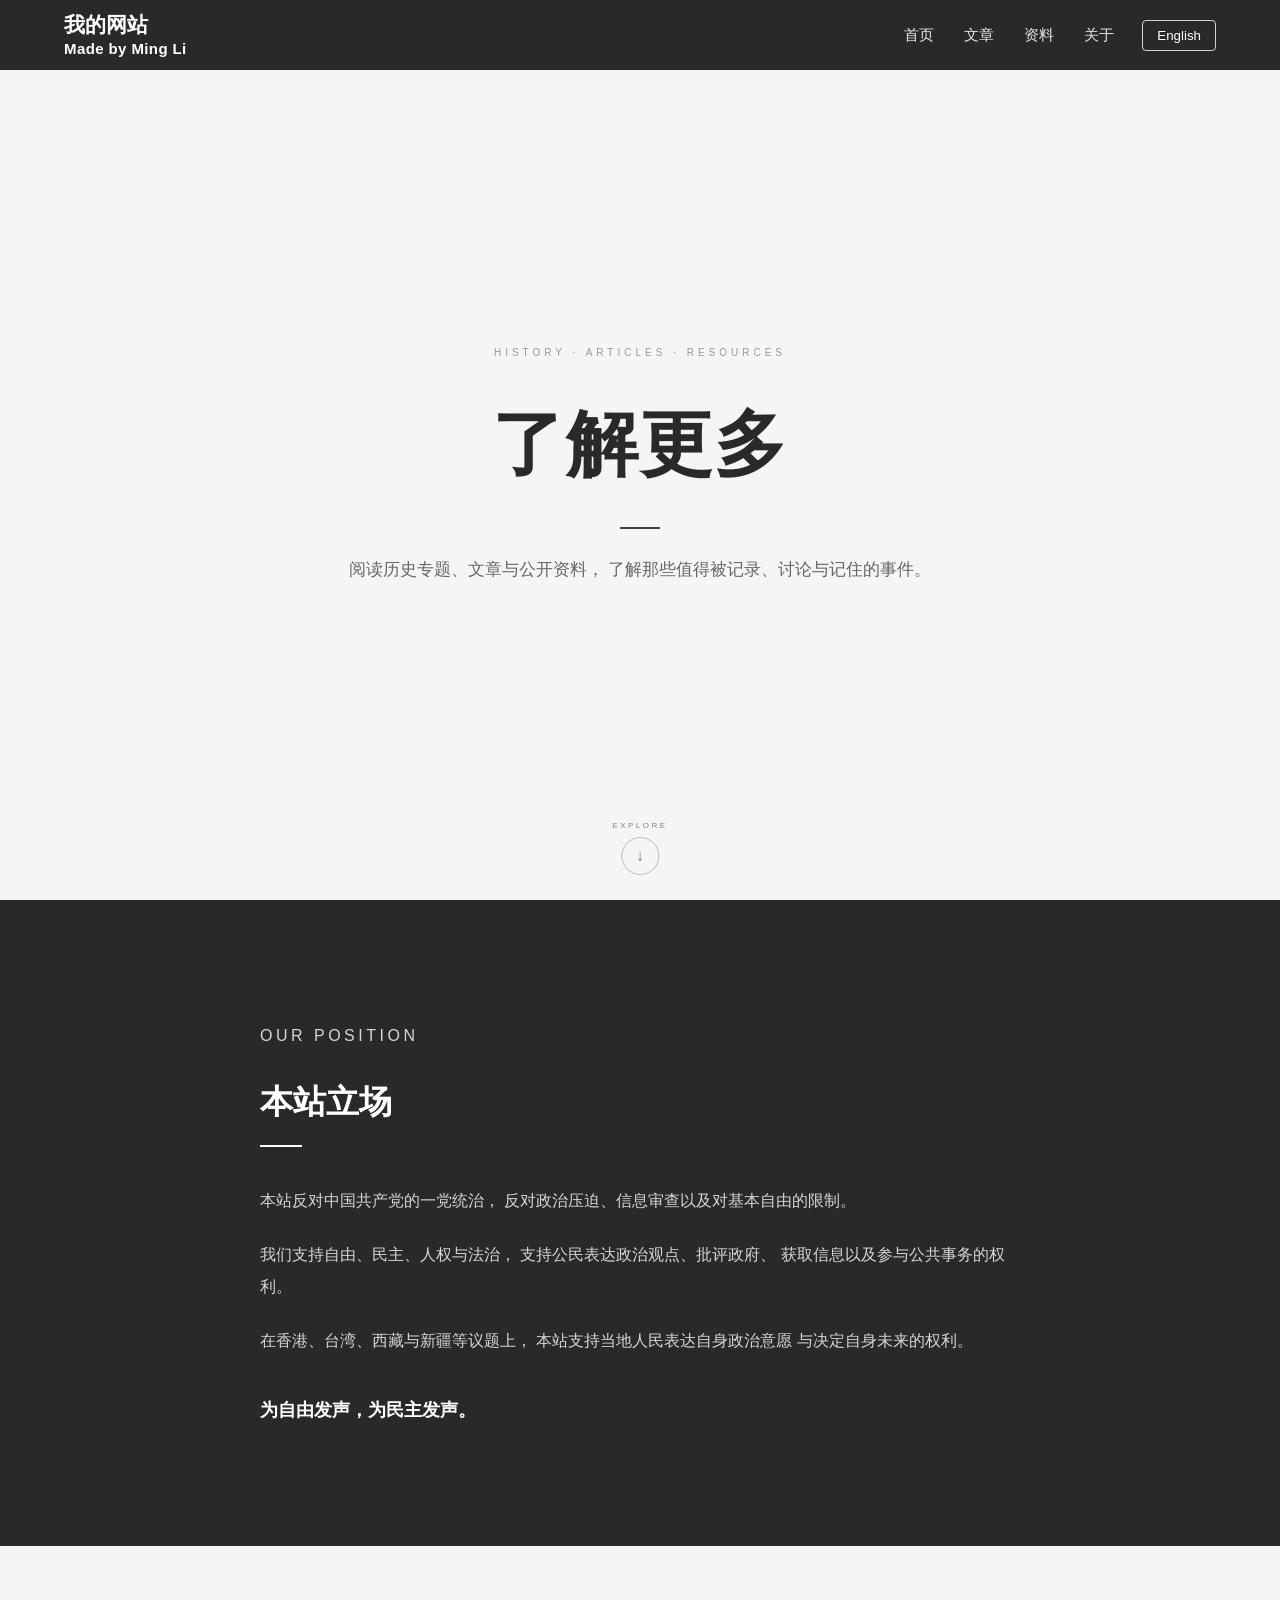
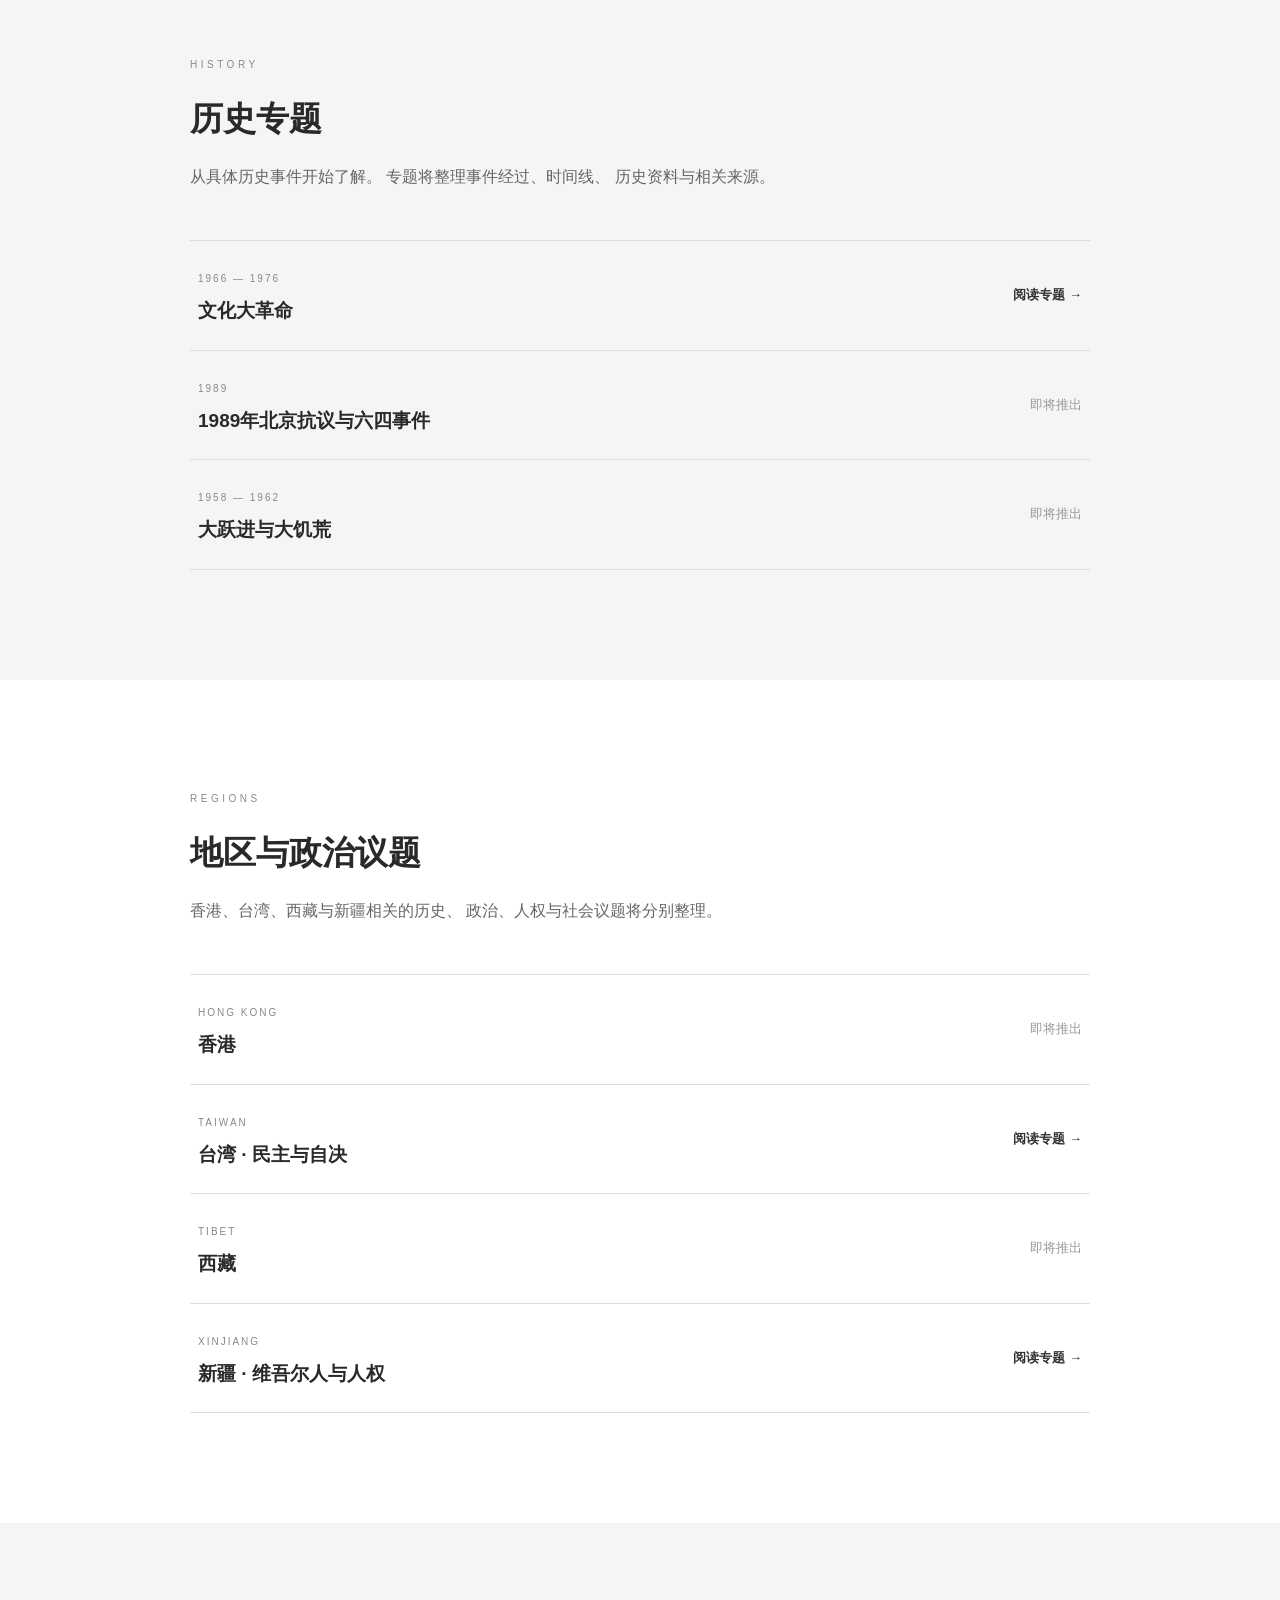
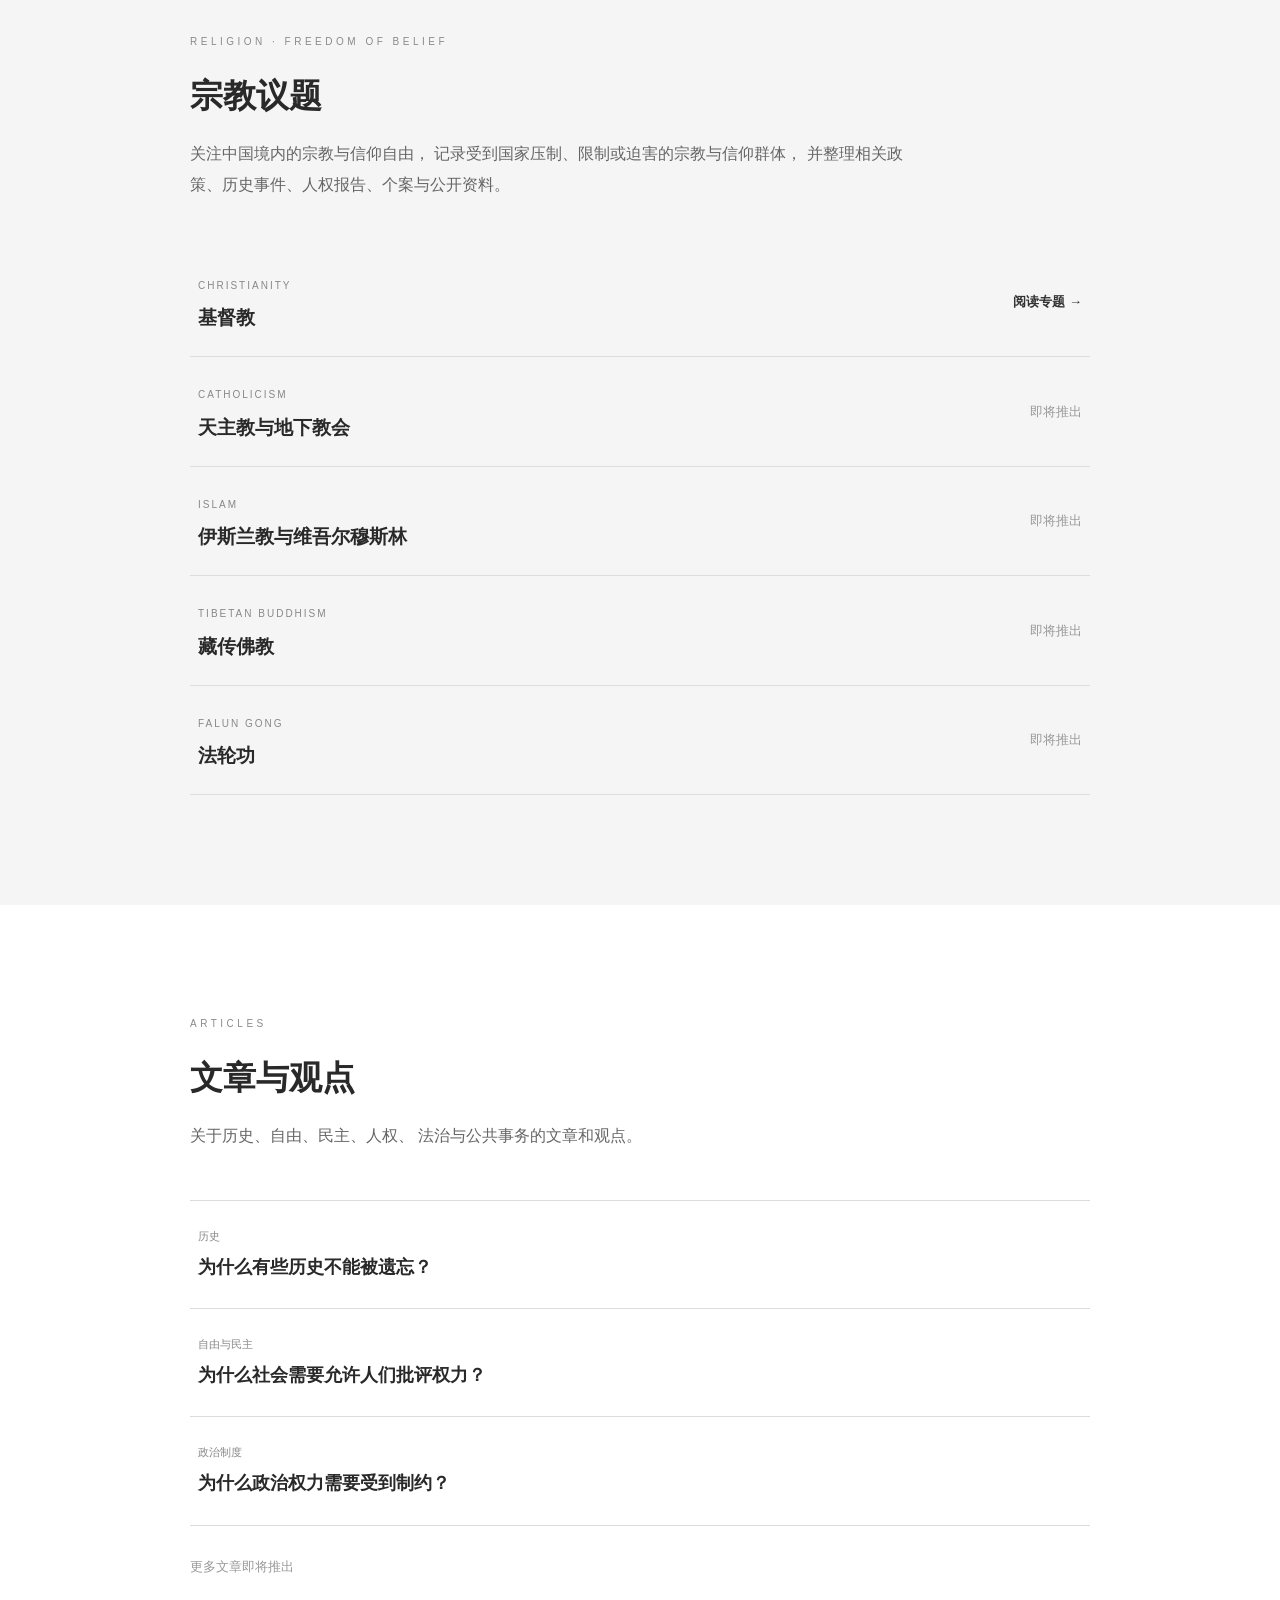
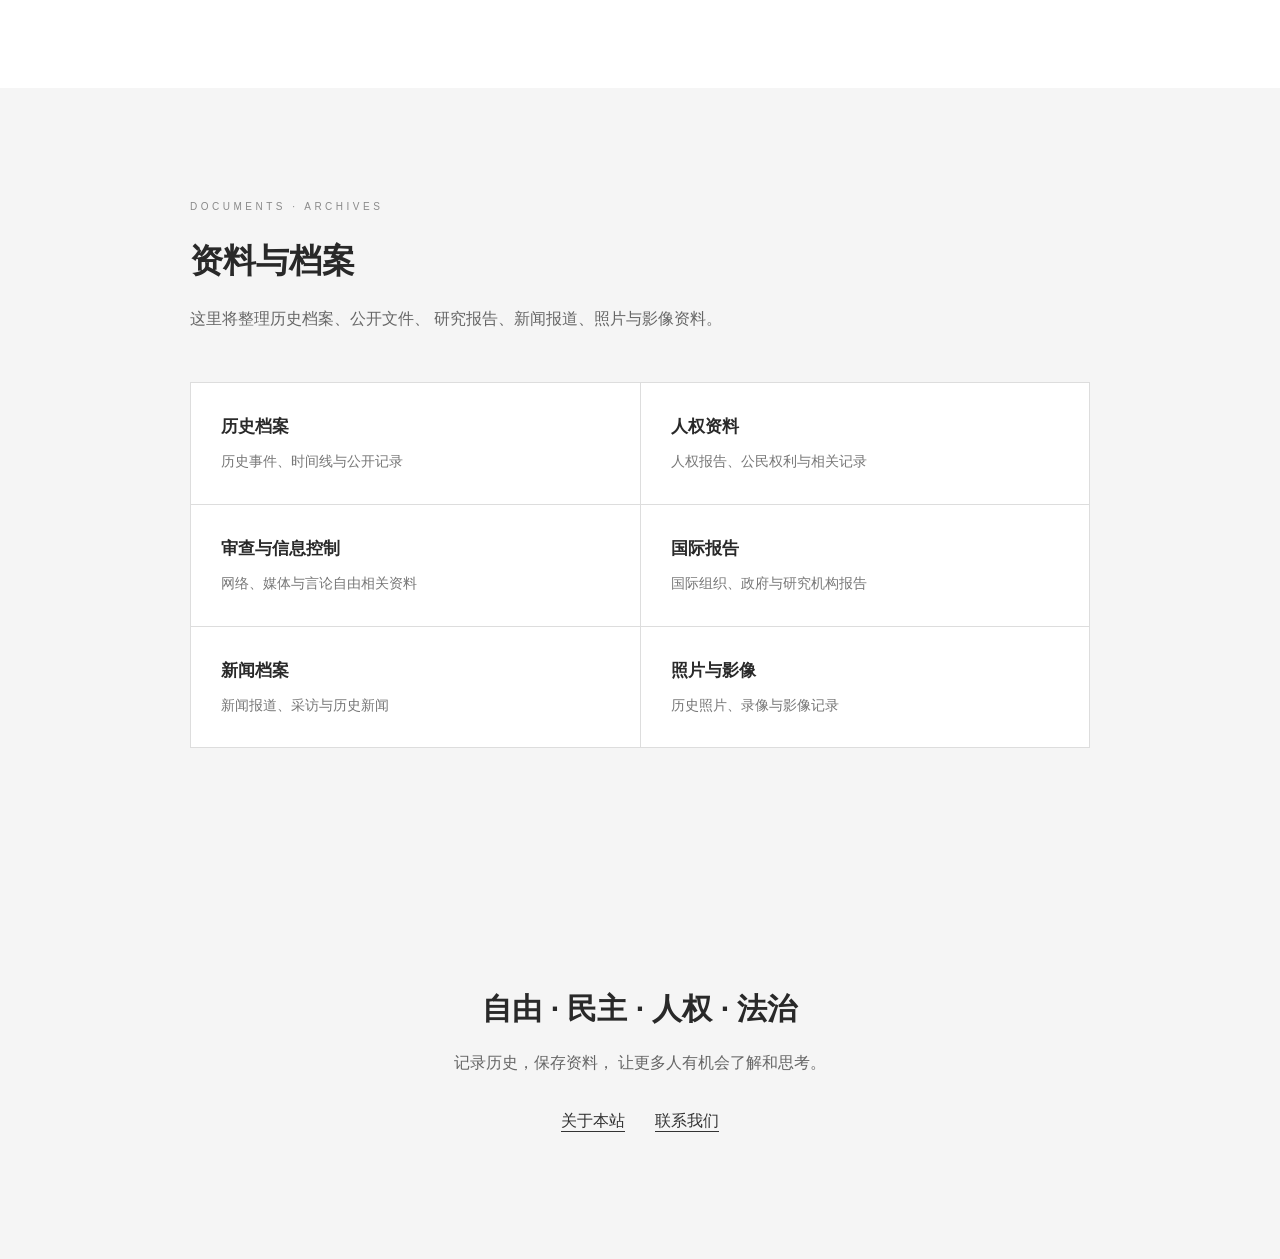
<file: main.html>
<!DOCTYPE html>
<html lang="zh-CN">

<head>
    <meta charset="UTF-8">
    <meta name="viewport" content="width=device-width, initial-scale=1.0">

    <title>了解更多</title>

    <link rel="stylesheet" href="style.css">
</head>

<body>

<header class="site-header">

    <a href="index.html" class="site-brand">

        <span class="site-name" id="site-name">
            我的网站
        </span>

        <span class="site-author">
            Made by Ming Li
        </span>

    </a>

    <div class="header-right">

        <nav>
            <a href="index.html" id="nav-home">首页</a>
            <a href="#articles" id="nav-articles">文章</a>
            <a href="#resources" id="nav-resources">资料</a>
            <a href="about.html" id="nav-about">关于</a>
        </nav>

        <button id="language-button"
                onclick="changeLanguage()">
            English
        </button>

    </div>

</header>


<main>

    <!-- =========================
         MAIN 第一屏
    ========================== -->

    <section class="explore-hero">

        <div class="explore-content">

            <p class="hero-label">
                HISTORY · ARTICLES · RESOURCES
            </p>

            <h1 id="explore-title">
                了解更多
            </h1>

            <div class="hero-divider"></div>

            <p id="explore-description">
                阅读历史专题、文章与公开资料，
                了解那些值得被记录、讨论与记住的事件。
            </p>

        </div>


        <a href="#position"
           class="scroll-button">

            <span class="scroll-button-text">
                EXPLORE
            </span>

            <span class="scroll-arrow">
                ↓
            </span>

        </a>

    </section>


    <!-- =========================
         本站立场
    ========================== -->

    <section class="position-section reveal"
             id="position">

        <div class="content-container narrow">

            <p class="section-label light-label">
                OUR POSITION
            </p>

            <h2 id="position-title">
                本站立场
            </h2>

            <div class="white-line"></div>

            <p id="position-p1">
                本站反对中国共产党的一党统治，
                反对政治压迫、信息审查以及对基本自由的限制。
            </p>

            <p id="position-p2">
                我们支持自由、民主、人权与法治，
                支持公民表达政治观点、批评政府、
                获取信息以及参与公共事务的权利。
            </p>

            <p id="position-p3">
                在香港、台湾、西藏与新疆等议题上，
                本站支持当地人民表达自身政治意愿
                与决定自身未来的权利。
            </p>

            <strong id="position-ending"
                    class="position-ending">
                为自由发声，为民主发声。
            </strong>

        </div>

    </section>


    <!-- =========================
         历史专题
    ========================== -->

    <section class="content-section reveal"
             id="topics">

        <div class="content-container">

            <p class="section-label">
                HISTORY
            </p>

            <h2 id="topics-title">
                历史专题
            </h2>

            <p class="section-intro"
               id="topics-description">
                从具体历史事件开始了解。
                专题将整理事件经过、时间线、
                历史资料与相关来源。
            </p>


            <div class="topic-list">

                <a href="cultural-revolution.html"
                   class="topic-row topic-link">

                    <div>

                        <span class="topic-type">
                            1966 — 1976
                        </span>

                        <h3 id="topic-cr">
                            文化大革命
                        </h3>

                    </div>

                    <span class="topic-status ready"
                          id="topic-cr-status">
                        阅读专题 →
                    </span>

                </a>


                <div class="topic-row">

                    <div>

                        <span class="topic-type">
                            1989
                        </span>

                        <h3 id="topic-1989">
                            1989年北京抗议与六四事件
                        </h3>

                    </div>

                    <span class="topic-status"
                          id="topic-1989-status">
                        即将推出
                    </span>

                </div>


                <div class="topic-row">

                    <div>

                        <span class="topic-type">
                            1958 — 1962
                        </span>

                        <h3 id="topic-leap">
                            大跃进与大饥荒
                        </h3>

                    </div>

                    <span class="topic-status"
                          id="topic-leap-status">
                        即将推出
                    </span>

                </div>

            </div>

        </div>

    </section>


    <!-- =========================
         地区议题
    ========================== -->

    <section class="content-section white-section reveal"
             id="regions">

        <div class="content-container">

            <p class="section-label">
                REGIONS
            </p>

            <h2 id="regions-title">
                地区与政治议题
            </h2>

            <p class="section-intro"
               id="regions-description">
                香港、台湾、西藏与新疆相关的历史、
                政治、人权与社会议题将分别整理。
            </p>


<div class="topic-list">


    <!-- 香港 -->

    <div class="topic-row">

        <div>

            <span class="topic-type">
                HONG KONG
            </span>

            <h3 id="region-hk">
                香港
            </h3>

        </div>

        <span class="topic-status"
              id="region-hk-status">
            即将推出
        </span>

    </div>



    <!-- 台湾 -->

    <a href="taiwan.html"
       class="topic-row topic-link">

        <div>

            <span class="topic-type">
                TAIWAN
            </span>

            <h3 id="region-taiwan">
                台湾 · 民主与自决
            </h3>

        </div>

        <span class="topic-status ready"
              id="region-taiwan-status">
            阅读专题 →
        </span>

    </a>



    <!-- 西藏 -->

    <div class="topic-row">

        <div>

            <span class="topic-type">
                TIBET
            </span>

            <h3 id="region-tibet">
                西藏
            </h3>

        </div>

        <span class="topic-status"
              id="region-tibet-status">
            即将推出
        </span>

    </div>



    <!-- 新疆 -->

 <a href="xinjiang.html"
   class="topic-row topic-link">

    <div>

        <span class="topic-type">
            XINJIANG
        </span>

        <h3 id="region-xinjiang">
            新疆 · 维吾尔人与人权
        </h3>

    </div>

    <span class="topic-status ready"
          id="region-xinjiang-status">
        阅读专题 →
    </span>

</a>


</div>

        </div>

    </section>


<!-- =========================
     宗教议题
========================== -->

    <section class="content-section reveal"
             id="religion">

        <div class="content-container">

            <p class="section-label">
                RELIGION · FREEDOM OF BELIEF
            </p>

            <h2 id="religion-title">
                宗教议题
            </h2>

            <p class="section-intro"
               id="religion-description">
                关注中国境内的宗教与信仰自由，
                记录受到国家压制、限制或迫害的宗教与信仰群体，
                并整理相关政策、历史事件、人权报告、个案与公开资料。
            </p>


         <!-- 基督教 -->

<a href="christianity.html"
   class="topic-row topic-link">

    <div>

        <span class="topic-type">
            CHRISTIANITY
        </span>

        <h3 id="religion-main-title">
            基督教
        </h3>

    </div>

    <span class="topic-status ready"
          id="religion-main-status">
        阅读专题 →
    </span>

</a>

                <!-- 天主教 -->

                <div class="topic-row">

                    <div>

                        <span class="topic-type">
                            CATHOLICISM
                        </span>

                        <h3 id="religion-catholicism">
                            天主教与地下教会
                        </h3>

                    </div>

                    <span class="topic-status"
                          id="religion-catholicism-status">
                        即将推出
                    </span>

                </div>


                <!-- 伊斯兰教 -->

                <div class="topic-row">

                    <div>

                        <span class="topic-type">
                            ISLAM
                        </span>

                        <h3 id="religion-islam">
                            伊斯兰教与维吾尔穆斯林
                        </h3>

                    </div>

                    <span class="topic-status"
                          id="religion-islam-status">
                        即将推出
                    </span>

                </div>


                <!-- 藏传佛教 -->

                <div class="topic-row">

                    <div>

                        <span class="topic-type">
                            TIBETAN BUDDHISM
                        </span>

                        <h3 id="religion-tibetan">
                            藏传佛教
                        </h3>

                    </div>

                    <span class="topic-status"
                          id="religion-tibetan-status">
                        即将推出
                    </span>

                </div>


                <!-- 法轮功 -->

                <div class="topic-row">

                    <div>

                        <span class="topic-type">
                            FALUN GONG
                        </span>

                        <h3 id="religion-falungong">
                            法轮功
                        </h3>

                    </div>

                    <span class="topic-status"
                          id="religion-falungong-status">
                        即将推出
                    </span>

                </div>

            </div>

        </div>

    </section>


    <!-- =========================
         文章
    ========================== -->

    <section class="content-section white-section reveal"
             id="articles">

        <div class="content-container">

            <p class="section-label">
                ARTICLES
            </p>

            <h2 id="articles-title">
                文章与观点
            </h2>

            <p class="section-intro"
               id="articles-description">
                关于历史、自由、民主、人权、
                法治与公共事务的文章和观点。
            </p>


            <div class="article-list">

                <div class="article-row">

                    <span id="article-one-type">
                        历史
                    </span>

                    <strong id="article-one-title">
                        为什么有些历史不能被遗忘？
                    </strong>

                </div>


                <div class="article-row">

                    <span id="article-two-type">
                        自由与民主
                    </span>

                    <strong id="article-two-title">
                        为什么社会需要允许人们批评权力？
                    </strong>

                </div>


                <div class="article-row">

                    <span id="article-three-type">
                        政治制度
                    </span>

                    <strong id="article-three-title">
                        为什么政治权力需要受到制约？
                    </strong>

                </div>

            </div>


            <p class="coming-text"
               id="articles-coming">
                更多文章即将推出
            </p>

        </div>

    </section>


    <!-- =========================
         资料
    ========================== -->

    <section class="content-section reveal"
             id="resources">

        <div class="content-container">

            <p class="section-label">
                DOCUMENTS · ARCHIVES
            </p>

            <h2 id="resources-title">
                资料与档案
            </h2>

            <p class="section-intro"
               id="resources-description">
                这里将整理历史档案、公开文件、
                研究报告、新闻报道、照片与影像资料。
            </p>


            <div class="resource-grid">

                <div class="resource-item">

                    <strong id="resource-history">
                        历史档案
                    </strong>

                    <p id="resource-history-text">
                        历史事件、时间线与公开记录
                    </p>

                </div>


                <div class="resource-item">

                    <strong id="resource-rights">
                        人权资料
                    </strong>

                    <p id="resource-rights-text">
                        人权报告、公民权利与相关记录
                    </p>

                </div>


                <div class="resource-item">

                    <strong id="resource-censorship">
                        审查与信息控制
                    </strong>

                    <p id="resource-censorship-text">
                        网络、媒体与言论自由相关资料
                    </p>

                </div>


                <div class="resource-item">

                    <strong id="resource-reports">
                        国际报告
                    </strong>

                    <p id="resource-reports-text">
                        国际组织、政府与研究机构报告
                    </p>

                </div>


                <div class="resource-item">

                    <strong id="resource-news">
                        新闻档案
                    </strong>

                    <p id="resource-news-text">
                        新闻报道、采访与历史新闻
                    </p>

                </div>


                <div class="resource-item">

                    <strong id="resource-media">
                        照片与影像
                    </strong>

                    <p id="resource-media-text">
                        历史照片、录像与影像记录
                    </p>

                </div>

            </div>

        </div>

    </section>


    <!-- =========================
         底部
    ========================== -->

    <section class="main-ending reveal">

        <h2 id="ending-title">
            自由 · 民主 · 人权 · 法治
        </h2>

        <p id="ending-text">
            记录历史，保存资料，
            让更多人有机会了解和思考。
        </p>

        <div class="ending-links">

            <a href="about.html"
               id="ending-about">
                关于本站
            </a>

            <a href="mailto:forfreedomanddemocracy198964@gmail.com"
               id="ending-contact">
                联系我们
            </a>

        </div>

    </section>

</main>


<script src="script.js"></script>

</body>

</html>
</file>
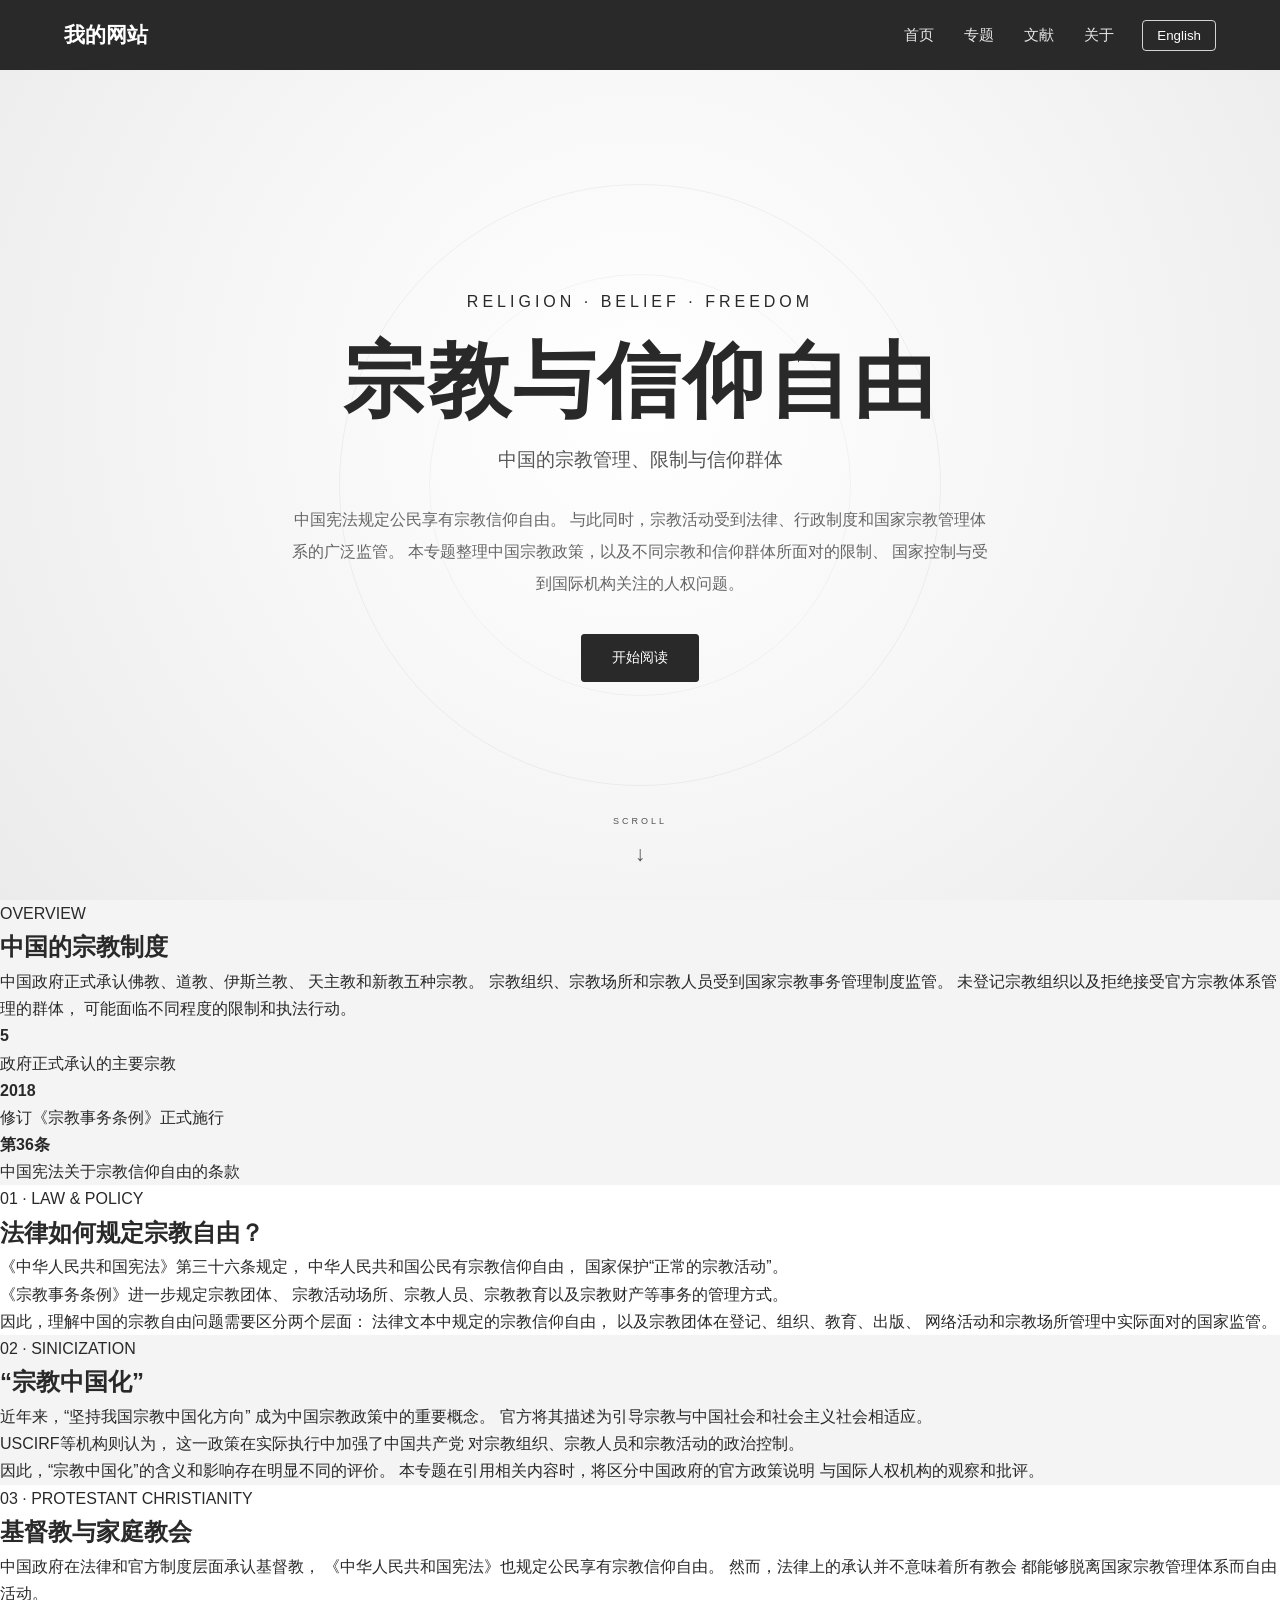
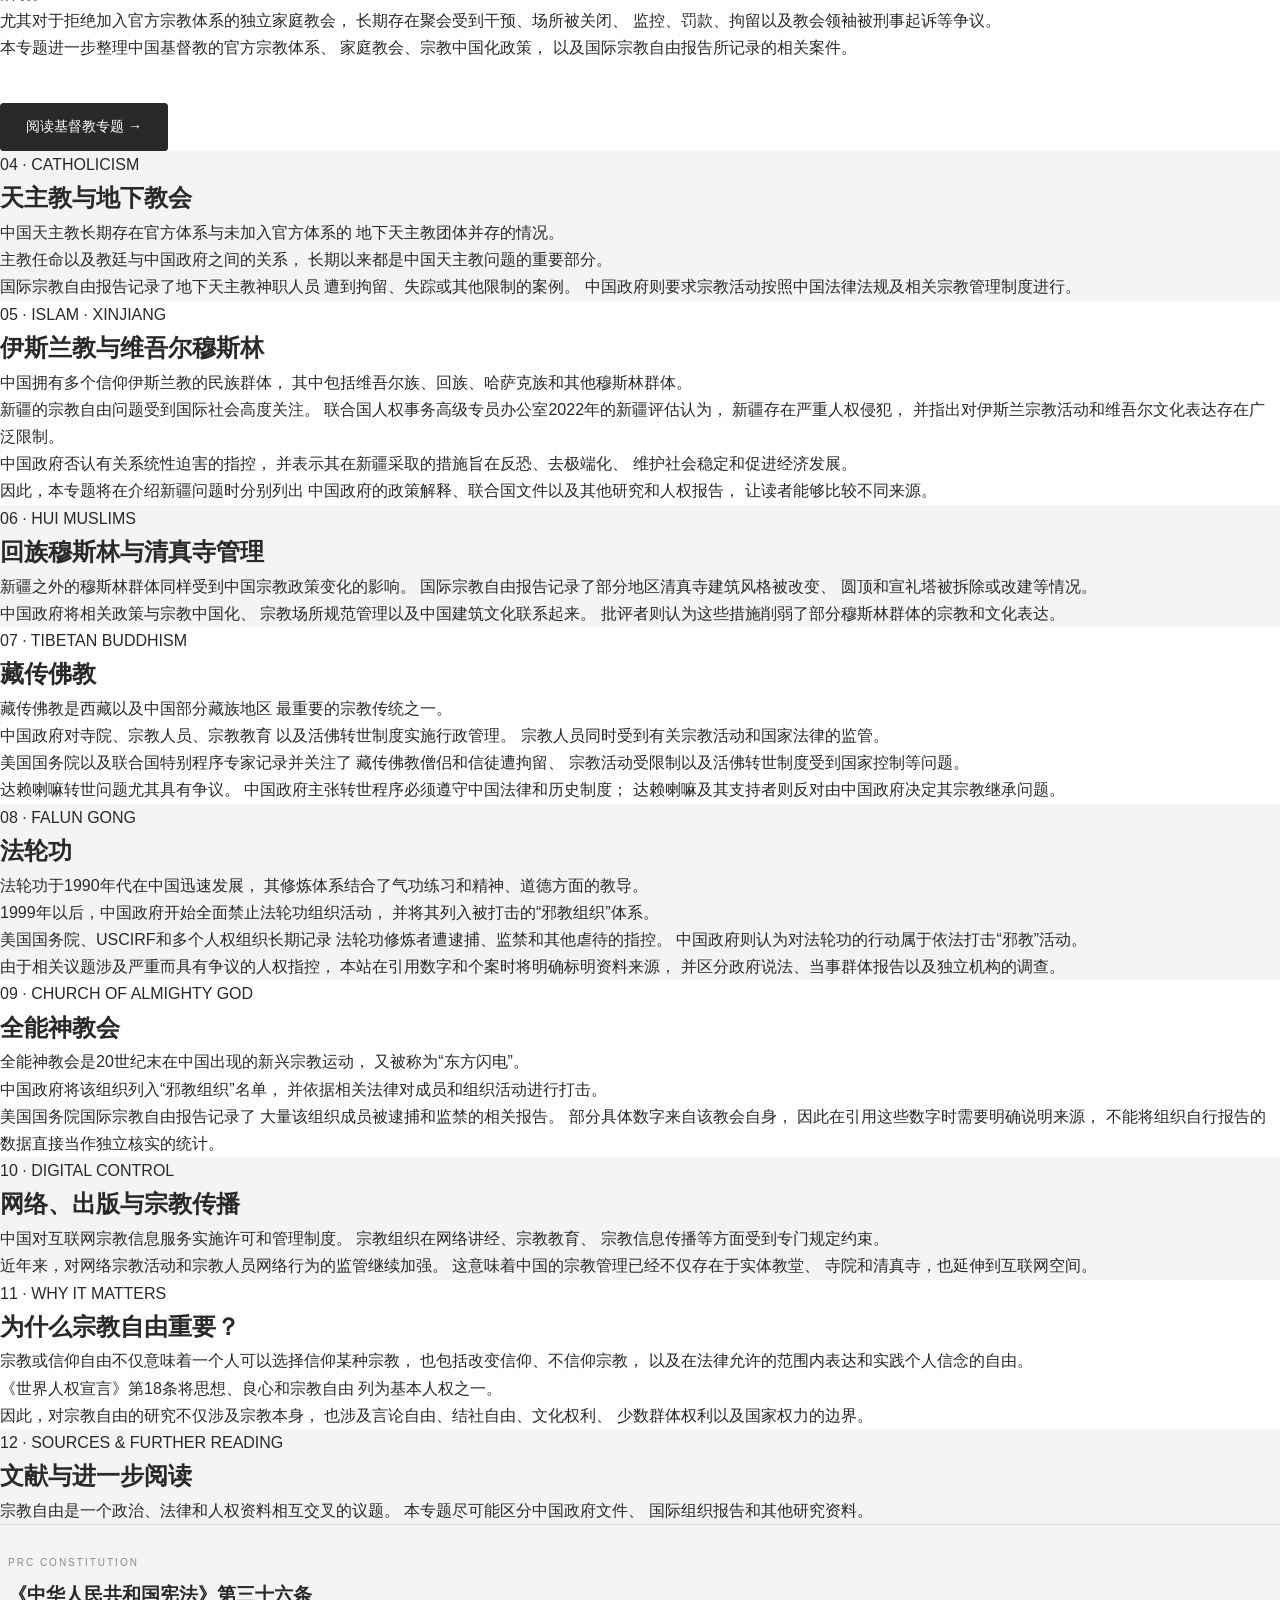
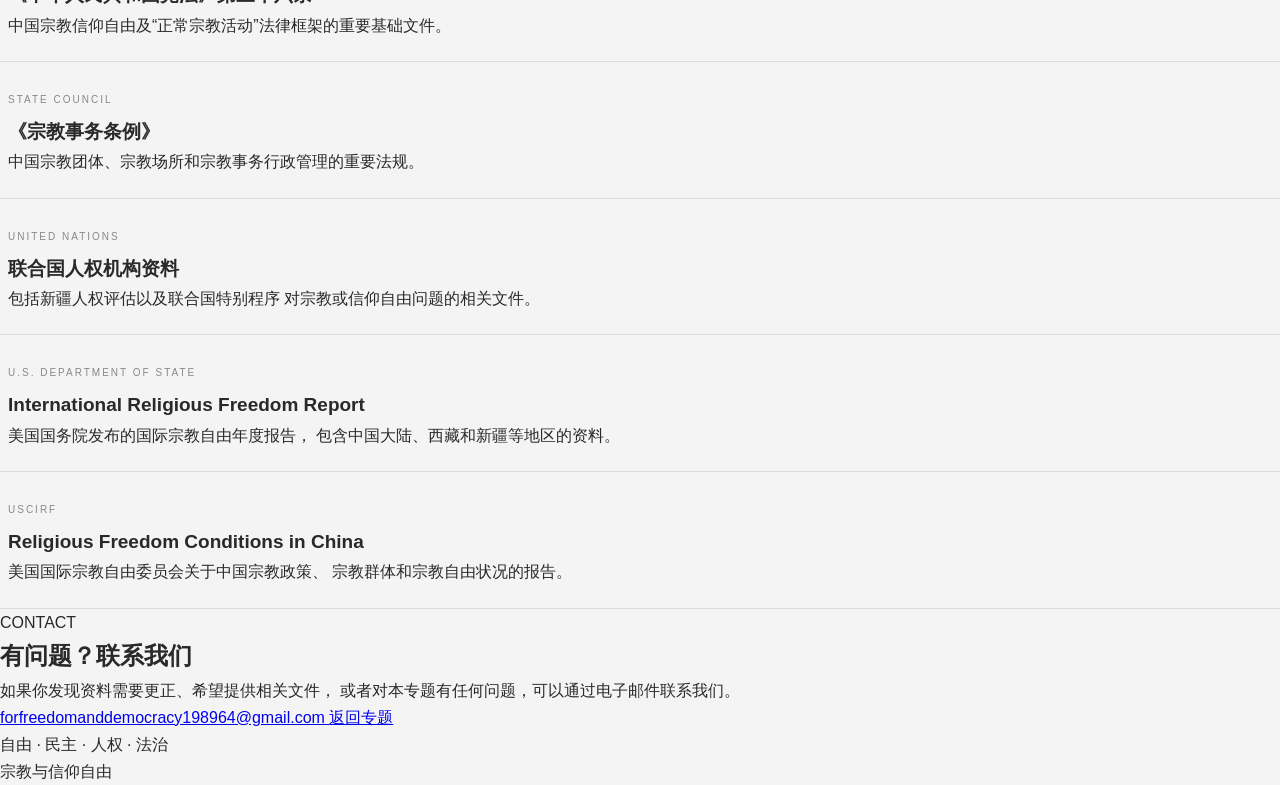
<file: religion.html>
<!DOCTYPE html>
<html lang="zh-CN">

<head>
    <meta charset="UTF-8">
    <meta name="viewport" content="width=device-width, initial-scale=1.0">

    <title>宗教与信仰自由 | 专题</title>

    <link rel="stylesheet" href="style.css">
</head>

<body>

<header class="site-header">

    <a href="index.html"
       class="site-name"
       id="religion-site-name">
        我的网站
    </a>

    <div class="header-right">

        <nav>
            <a href="index.html" id="religion-nav-home">首页</a>
            <a href="main.html" id="religion-nav-topics">专题</a>
            <a href="#sources" id="religion-nav-sources">文献</a>
            <a href="about.html" id="religion-nav-about">关于</a>
        </nav>

        <button id="language-button"
                onclick="changeReligionLanguage()">
            English
        </button>

    </div>

</header>


<main>

    <!-- =========================
         HERO
    ========================== -->

    <section class="religion-hero">

        <div class="religion-hero-content">

            <p class="small-label religion-hero-label">
                RELIGION · BELIEF · FREEDOM
            </p>

            <h1 id="religion-page-title">
                宗教与信仰自由
            </h1>

            <h3 id="religion-page-subtitle">
                中国的宗教管理、限制与信仰群体
            </h3>

            <p class="religion-hero-description"
               id="religion-page-intro">
                中国宪法规定公民享有宗教信仰自由。
                与此同时，宗教活动受到法律、行政制度和国家宗教管理体系的广泛监管。
                本专题整理中国宗教政策，以及不同宗教和信仰群体所面对的限制、
                国家控制与受到国际机构关注的人权问题。
            </p>

            <a href="#overview"
               class="primary-button religion-start-button"
               id="religion-start">
                开始阅读
            </a>

        </div>


        <a href="#overview"
           class="religion-scroll-button"
           aria-label="继续向下">

            <span class="religion-scroll-text">
                SCROLL
            </span>

            <span class="religion-scroll-arrow">
                ↓
            </span>

        </a>

    </section>


    <!-- =========================
         OVERVIEW
    ========================== -->

    <section class="simple-section religion-reveal"
             id="overview">

        <div class="section-container centered-section">

            <p class="small-label">
                OVERVIEW
            </p>

            <h2 id="religion-overview-title">
                中国的宗教制度
            </h2>

            <p class="section-description"
               id="religion-overview-description">
                中国政府正式承认佛教、道教、伊斯兰教、
                天主教和新教五种宗教。
                宗教组织、宗教场所和宗教人员受到国家宗教事务管理制度监管。
                未登记宗教组织以及拒绝接受官方宗教体系管理的群体，
                可能面临不同程度的限制和执法行动。
            </p>


            <div class="three-principles">

                <div>

                    <strong id="religion-number-one">
                        5
                    </strong>

                    <p id="religion-number-one-label">
                        政府正式承认的主要宗教
                    </p>

                </div>


                <div>

                    <strong>
                        2018
                    </strong>

                    <p id="religion-number-two-label">
                        修订《宗教事务条例》正式施行
                    </p>

                </div>


                <div>

                    <strong>
                        第36条
                    </strong>

                    <p id="religion-number-three-label">
                        中国宪法关于宗教信仰自由的条款
                    </p>

                </div>

            </div>

        </div>

    </section>


    <!-- =========================
         01 · LAW
    ========================== -->

    <section class="simple-section white-section religion-reveal">

        <div class="section-container">

            <p class="small-label">
                01 · LAW & POLICY
            </p>

            <h2 id="religion-law-title">
                法律如何规定宗教自由？
            </h2>

            <p class="section-description"
               id="religion-law-1">
                《中华人民共和国宪法》第三十六条规定，
                中华人民共和国公民有宗教信仰自由，
                国家保护“正常的宗教活动”。
            </p>

            <p class="section-description"
               id="religion-law-2">
                《宗教事务条例》进一步规定宗教团体、
                宗教活动场所、宗教人员、宗教教育以及宗教财产等事务的管理方式。
            </p>

            <p class="section-description"
               id="religion-law-3">
                因此，理解中国的宗教自由问题需要区分两个层面：
                法律文本中规定的宗教信仰自由，
                以及宗教团体在登记、组织、教育、出版、
                网络活动和宗教场所管理中实际面对的国家监管。
            </p>

        </div>

    </section>


    <!-- =========================
         02 · SINICIZATION
    ========================== -->

    <section class="simple-section religion-reveal">

        <div class="section-container">

            <p class="small-label">
                02 · SINICIZATION
            </p>

            <h2 id="religion-sinicization-title">
                “宗教中国化”
            </h2>

            <p class="section-description"
               id="religion-sinicization-1">
                近年来，“坚持我国宗教中国化方向”
                成为中国宗教政策中的重要概念。
                官方将其描述为引导宗教与中国社会和社会主义社会相适应。
            </p>

            <p class="section-description"
               id="religion-sinicization-2">
                USCIRF等机构则认为，
                这一政策在实际执行中加强了中国共产党
                对宗教组织、宗教人员和宗教活动的政治控制。
            </p>

            <p class="section-description"
               id="religion-sinicization-3">
                因此，“宗教中国化”的含义和影响存在明显不同的评价。
                本专题在引用相关内容时，将区分中国政府的官方政策说明
                与国际人权机构的观察和批评。
            </p>

        </div>

    </section>


<!-- =========================
     03 · CHRISTIANITY
========================== -->

<section class="simple-section white-section religion-reveal"
         id="christianity">

    <div class="section-container">

        <p class="small-label">
            03 · PROTESTANT CHRISTIANITY
        </p>

        <h2 id="religion-christian-title">
            基督教与家庭教会
        </h2>

        <p class="section-description"
           id="religion-christian-1">
            中国政府在法律和官方制度层面承认基督教，
            《中华人民共和国宪法》也规定公民享有宗教信仰自由。
            然而，法律上的承认并不意味着所有教会
            都能够脱离国家宗教管理体系而自由活动。
        </p>

        <p class="section-description"
           id="religion-christian-2">
            尤其对于拒绝加入官方宗教体系的独立家庭教会，
            长期存在聚会受到干预、场所被关闭、
            监控、罚款、拘留以及教会领袖被刑事起诉等争议。
        </p>

        <p class="section-description"
           id="religion-christian-3">
            本专题进一步整理中国基督教的官方宗教体系、
            家庭教会、宗教中国化政策，
            以及国际宗教自由报告所记录的相关案件。
        </p>


        <!-- 阅读专题按钮 -->

        <div style="margin-top: 42px;">

            <a href="christianity.html"
               class="primary-button"
               id="religion-christian-read">

                阅读基督教专题 →

            </a>

        </div>

    </div>

</section>

    <!-- =========================
         04 · CATHOLICISM
    ========================== -->

    <section class="simple-section religion-reveal">

        <div class="section-container">

            <p class="small-label">
                04 · CATHOLICISM
            </p>

            <h2 id="religion-catholic-title">
                天主教与地下教会
            </h2>

            <p class="section-description"
               id="religion-catholic-1">
                中国天主教长期存在官方体系与未加入官方体系的
                地下天主教团体并存的情况。
            </p>

            <p class="section-description"
               id="religion-catholic-2">
                主教任命以及教廷与中国政府之间的关系，
                长期以来都是中国天主教问题的重要部分。
            </p>

            <p class="section-description"
               id="religion-catholic-3">
                国际宗教自由报告记录了地下天主教神职人员
                遭到拘留、失踪或其他限制的案例。
                中国政府则要求宗教活动按照中国法律法规及相关宗教管理制度进行。
            </p>

        </div>

    </section>


    <!-- =========================
         05 · XINJIANG
    ========================== -->

    <section class="simple-section white-section religion-reveal">

        <div class="section-container">

            <p class="small-label">
                05 · ISLAM · XINJIANG
            </p>

            <h2 id="religion-islam-title">
                伊斯兰教与维吾尔穆斯林
            </h2>

            <p class="section-description"
               id="religion-islam-1">
                中国拥有多个信仰伊斯兰教的民族群体，
                其中包括维吾尔族、回族、哈萨克族和其他穆斯林群体。
            </p>

            <p class="section-description"
               id="religion-islam-2">
                新疆的宗教自由问题受到国际社会高度关注。
                联合国人权事务高级专员办公室2022年的新疆评估认为，
                新疆存在严重人权侵犯，
                并指出对伊斯兰宗教活动和维吾尔文化表达存在广泛限制。
            </p>

            <p class="section-description"
               id="religion-islam-3">
                中国政府否认有关系统性迫害的指控，
                并表示其在新疆采取的措施旨在反恐、去极端化、
                维护社会稳定和促进经济发展。
            </p>

            <p class="section-description"
               id="religion-islam-4">
                因此，本专题将在介绍新疆问题时分别列出
                中国政府的政策解释、联合国文件以及其他研究和人权报告，
                让读者能够比较不同来源。
            </p>

        </div>

    </section>


    <!-- =========================
         06 · HUI MUSLIMS
    ========================== -->

    <section class="simple-section religion-reveal">

        <div class="section-container">

            <p class="small-label">
                06 · HUI MUSLIMS
            </p>

            <h2 id="religion-hui-title">
                回族穆斯林与清真寺管理
            </h2>

            <p class="section-description"
               id="religion-hui-1">
                新疆之外的穆斯林群体同样受到中国宗教政策变化的影响。
                国际宗教自由报告记录了部分地区清真寺建筑风格被改变、
                圆顶和宣礼塔被拆除或改建等情况。
            </p>

            <p class="section-description"
               id="religion-hui-2">
                中国政府将相关政策与宗教中国化、
                宗教场所规范管理以及中国建筑文化联系起来。
                批评者则认为这些措施削弱了部分穆斯林群体的宗教和文化表达。
            </p>

        </div>

    </section>


    <!-- =========================
         07 · TIBET
    ========================== -->

    <section class="simple-section white-section religion-reveal">

        <div class="section-container">

            <p class="small-label">
                07 · TIBETAN BUDDHISM
            </p>

            <h2 id="religion-tibet-title">
                藏传佛教
            </h2>

            <p class="section-description"
               id="religion-tibet-1">
                藏传佛教是西藏以及中国部分藏族地区
                最重要的宗教传统之一。
            </p>

            <p class="section-description"
               id="religion-tibet-2">
                中国政府对寺院、宗教人员、宗教教育
                以及活佛转世制度实施行政管理。
                宗教人员同时受到有关宗教活动和国家法律的监管。
            </p>

            <p class="section-description"
               id="religion-tibet-3">
                美国国务院以及联合国特别程序专家记录并关注了
                藏传佛教僧侣和信徒遭拘留、
                宗教活动受限制以及活佛转世制度受到国家控制等问题。
            </p>

            <p class="section-description"
               id="religion-tibet-4">
                达赖喇嘛转世问题尤其具有争议。
                中国政府主张转世程序必须遵守中国法律和历史制度；
                达赖喇嘛及其支持者则反对由中国政府决定其宗教继承问题。
            </p>

        </div>

    </section>


    <!-- =========================
         08 · FALUN GONG
    ========================== -->

    <section class="simple-section religion-reveal">

        <div class="section-container">

            <p class="small-label">
                08 · FALUN GONG
            </p>

            <h2 id="religion-falun-title">
                法轮功
            </h2>

            <p class="section-description"
               id="religion-falun-1">
                法轮功于1990年代在中国迅速发展，
                其修炼体系结合了气功练习和精神、道德方面的教导。
            </p>

            <p class="section-description"
               id="religion-falun-2">
                1999年以后，中国政府开始全面禁止法轮功组织活动，
                并将其列入被打击的“邪教组织”体系。
            </p>

            <p class="section-description"
               id="religion-falun-3">
                美国国务院、USCIRF和多个人权组织长期记录
                法轮功修炼者遭逮捕、监禁和其他虐待的指控。
                中国政府则认为对法轮功的行动属于依法打击“邪教”活动。
            </p>

            <p class="section-description"
               id="religion-falun-4">
                由于相关议题涉及严重而具有争议的人权指控，
                本站在引用数字和个案时将明确标明资料来源，
                并区分政府说法、当事群体报告以及独立机构的调查。
            </p>

        </div>

    </section>


    <!-- =========================
         09 · CHURCH OF ALMIGHTY GOD
    ========================== -->

    <section class="simple-section white-section religion-reveal">

        <div class="section-container">

            <p class="small-label">
                09 · CHURCH OF ALMIGHTY GOD
            </p>

            <h2 id="religion-cag-title">
                全能神教会
            </h2>

            <p class="section-description"
               id="religion-cag-1">
                全能神教会是20世纪末在中国出现的新兴宗教运动，
                又被称为“东方闪电”。
            </p>

            <p class="section-description"
               id="religion-cag-2">
                中国政府将该组织列入“邪教组织”名单，
                并依据相关法律对成员和组织活动进行打击。
            </p>

            <p class="section-description"
               id="religion-cag-3">
                美国国务院国际宗教自由报告记录了
                大量该组织成员被逮捕和监禁的相关报告。
                部分具体数字来自该教会自身，
                因此在引用这些数字时需要明确说明来源，
                不能将组织自行报告的数据直接当作独立核实的统计。
            </p>

        </div>

    </section>


    <!-- =========================
         10 · DIGITAL CONTROL
    ========================== -->

    <section class="simple-section religion-reveal">

        <div class="section-container">

            <p class="small-label">
                10 · DIGITAL CONTROL
            </p>

            <h2 id="religion-digital-title">
                网络、出版与宗教传播
            </h2>

            <p class="section-description"
               id="religion-digital-1">
                中国对互联网宗教信息服务实施许可和管理制度。
                宗教组织在网络讲经、宗教教育、
                宗教信息传播等方面受到专门规定约束。
            </p>

            <p class="section-description"
               id="religion-digital-2">
                近年来，对网络宗教活动和宗教人员网络行为的监管继续加强。
                这意味着中国的宗教管理已经不仅存在于实体教堂、
                寺院和清真寺，也延伸到互联网空间。
            </p>

        </div>

    </section>


    <!-- =========================
         11 · WHY IT MATTERS
    ========================== -->

    <section class="simple-section white-section religion-reveal">

        <div class="section-container">

            <p class="small-label">
                11 · WHY IT MATTERS
            </p>

            <h2 id="religion-why-title">
                为什么宗教自由重要？
            </h2>

            <p class="section-description"
               id="religion-why-1">
                宗教或信仰自由不仅意味着一个人可以选择信仰某种宗教，
                也包括改变信仰、不信仰宗教，
                以及在法律允许的范围内表达和实践个人信念的自由。
            </p>

            <p class="section-description"
               id="religion-why-2">
                《世界人权宣言》第18条将思想、良心和宗教自由
                列为基本人权之一。
            </p>

            <p class="section-description"
               id="religion-why-3">
                因此，对宗教自由的研究不仅涉及宗教本身，
                也涉及言论自由、结社自由、文化权利、
                少数群体权利以及国家权力的边界。
            </p>

        </div>

    </section>


    <!-- =========================
         12 · SOURCES
    ========================== -->

    <section class="simple-section religion-reveal"
             id="sources">

        <div class="section-container">

            <p class="small-label">
                12 · SOURCES & FURTHER READING
            </p>

            <h2 id="religion-sources-title">
                文献与进一步阅读
            </h2>

            <p class="section-description"
               id="religion-sources-description">
                宗教自由是一个政治、法律和人权资料相互交叉的议题。
                本专题尽可能区分中国政府文件、
                国际组织报告和其他研究资料。
            </p>


            <div class="topic-list">

                <div class="topic-row">

                    <div>

                        <span class="topic-type">
                            PRC CONSTITUTION
                        </span>

                        <h3 id="religion-source-constitution-title">
                            《中华人民共和国宪法》第三十六条
                        </h3>

                        <p id="religion-source-constitution">
                            中国宗教信仰自由及“正常宗教活动”法律框架的重要基础文件。
                        </p>

                    </div>

                </div>


                <div class="topic-row">

                    <div>

                        <span class="topic-type">
                            STATE COUNCIL
                        </span>

                        <h3 id="religion-source-regulation-title">
                            《宗教事务条例》
                        </h3>

                        <p id="religion-source-regulation">
                            中国宗教团体、宗教场所和宗教事务行政管理的重要法规。
                        </p>

                    </div>

                </div>


                <div class="topic-row">

                    <div>

                        <span class="topic-type">
                            UNITED NATIONS
                        </span>

                        <h3 id="religion-source-un-title">
                            联合国人权机构资料
                        </h3>

                        <p id="religion-source-un">
                            包括新疆人权评估以及联合国特别程序
                            对宗教或信仰自由问题的相关文件。
                        </p>

                    </div>

                </div>


                <div class="topic-row">

                    <div>

                        <span class="topic-type">
                            U.S. DEPARTMENT OF STATE
                        </span>

                        <h3 id="religion-source-state-title">
                            International Religious Freedom Report
                        </h3>

                        <p id="religion-source-state">
                            美国国务院发布的国际宗教自由年度报告，
                            包含中国大陆、西藏和新疆等地区的资料。
                        </p>

                    </div>

                </div>


                <div class="topic-row">

                    <div>

                        <span class="topic-type">
                            USCIRF
                        </span>

                        <h3 id="religion-source-uscirf-title">
                            Religious Freedom Conditions in China
                        </h3>

                        <p id="religion-source-uscirf">
                            美国国际宗教自由委员会关于中国宗教政策、
                            宗教群体和宗教自由状况的报告。
                        </p>

                    </div>

                </div>

            </div>

        </div>

    </section>


    <!-- =========================
         CONTACT
    ========================== -->

    <section class="principles-section religion-reveal">

        <div class="section-container centered-section">

            <p class="small-label">
                CONTACT
            </p>

            <h2 id="religion-contact-title">
                有问题？联系我们
            </h2>

            <p class="section-description"
               id="religion-contact-text">
                如果你发现资料需要更正、希望提供相关文件，
                或者对本专题有任何问题，可以通过电子邮件联系我们。
            </p>

            <div class="bottom-links">

                <a href="mailto:forfreedomanddemocracy198964@gmail.com">
                    forfreedomanddemocracy198964@gmail.com
                </a>

                <a href="main.html"
                   id="religion-back-button">
                    返回专题
                </a>

            </div>

        </div>

    </section>

</main>


<footer class="site-footer">

    <p id="religion-footer-title">
        自由 · 民主 · 人权 · 法治
    </p>

    <span id="religion-footer-subtitle">
        宗教与信仰自由
    </span>

</footer>


<script src="reglion.js"></script>

</body>

</html>
</file>
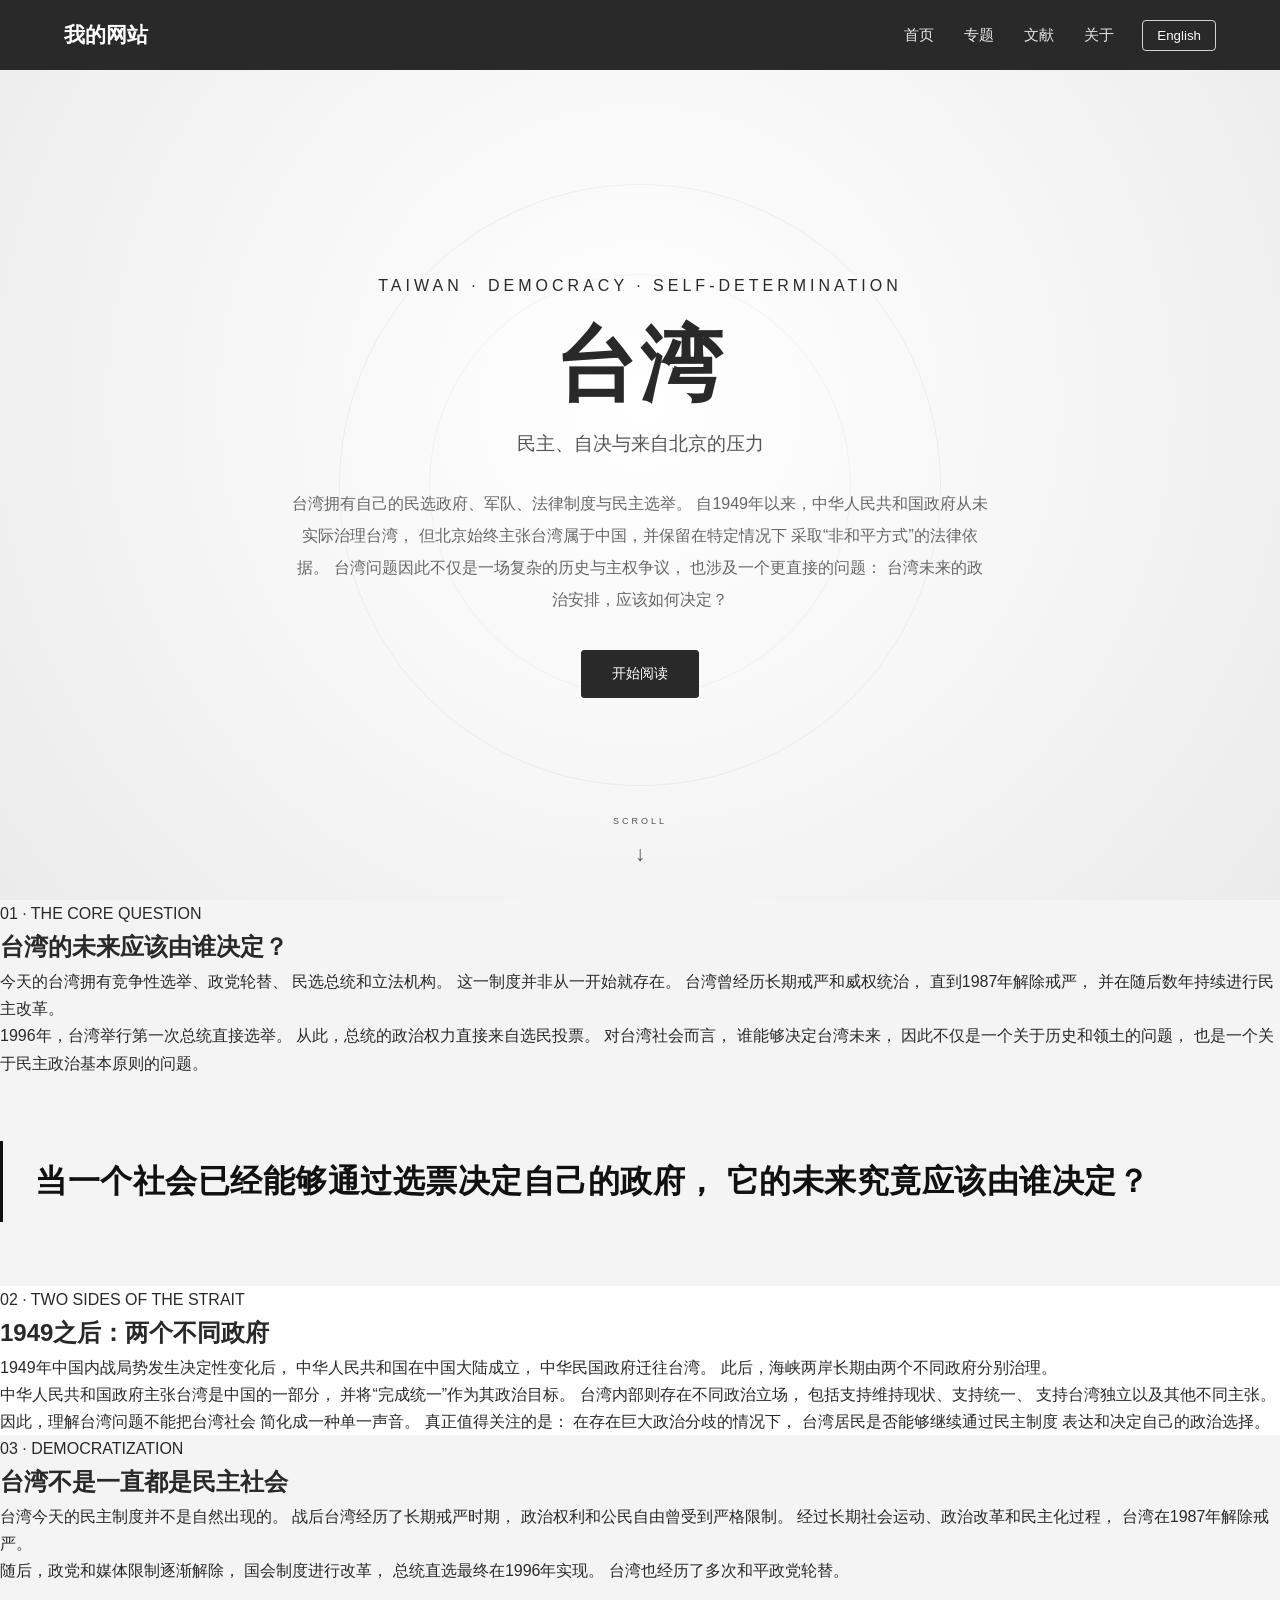
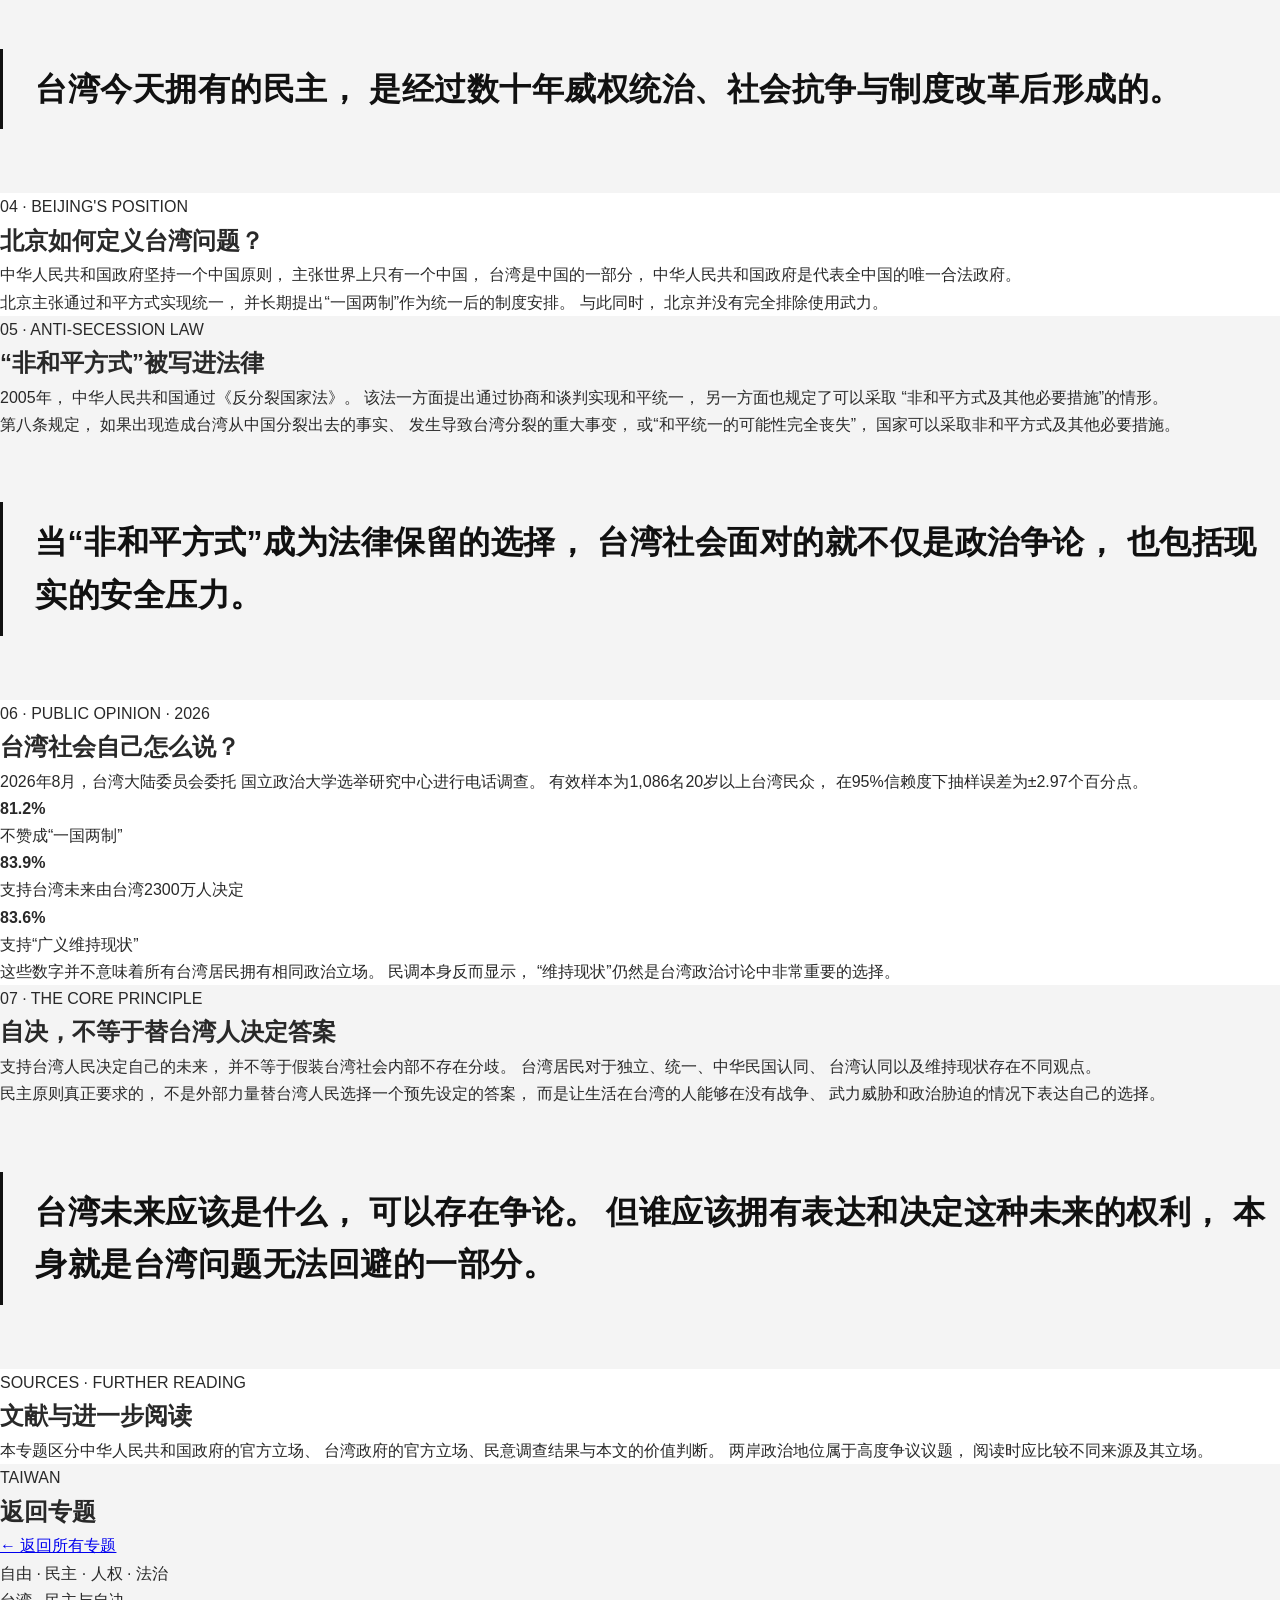
<file: taiwan.html>
<!DOCTYPE html>
<html lang="zh-CN">

<head>
    <meta charset="UTF-8">
    <meta name="viewport" content="width=device-width, initial-scale=1.0">

    <title>台湾 | 民主、自决与两岸关系</title>

    <link rel="stylesheet" href="style.css">
</head>

<body>

<header class="site-header">

    <a href="index.html"
       class="site-name"
       id="tw-site-name">
        我的网站
    </a>

    <div class="header-right">

        <nav>
            <a href="index.html" id="tw-nav-home">首页</a>
            <a href="main.html" id="tw-nav-topics">专题</a>
            <a href="#sources" id="tw-nav-sources">文献</a>
            <a href="about.html" id="tw-nav-about">关于</a>
        </nav>

        <button id="language-button"
                onclick="changeTaiwanLanguage()">
            English
        </button>

    </div>

</header>


<main>


<!-- ==========================================
     HERO
=========================================== -->

<section class="religion-hero">

    <div class="religion-hero-content">

        <p class="small-label religion-hero-label">
            TAIWAN · DEMOCRACY · SELF-DETERMINATION
        </p>

        <h1 id="tw-title">
            台湾
        </h1>

        <h3 id="tw-subtitle">
            民主、自决与来自北京的压力
        </h3>

        <p class="religion-hero-description"
           id="tw-intro">

            台湾拥有自己的民选政府、军队、法律制度与民主选举。
            自1949年以来，中华人民共和国政府从未实际治理台湾，
            但北京始终主张台湾属于中国，并保留在特定情况下
            采取“非和平方式”的法律依据。

            台湾问题因此不仅是一场复杂的历史与主权争议，
            也涉及一个更直接的问题：
            台湾未来的政治安排，应该如何决定？

        </p>

        <a href="#core-question"
           class="primary-button religion-start-button"
           id="tw-start">
            开始阅读
        </a>

    </div>

    <a href="#core-question"
       class="religion-scroll-button">

        <span class="religion-scroll-text">
            SCROLL
        </span>

        <span class="religion-scroll-arrow">
            ↓
        </span>

    </a>

</section>


<!-- ==========================================
     01 · THE CORE QUESTION
=========================================== -->

<section class="simple-section religion-reveal"
         id="core-question">

    <div class="section-container">

        <p class="small-label">
            01 · THE CORE QUESTION
        </p>

        <h2 id="tw-question-title">
            台湾的未来应该由谁决定？
        </h2>

        <p class="section-description"
           id="tw-question-1">

            今天的台湾拥有竞争性选举、政党轮替、
            民选总统和立法机构。

            这一制度并非从一开始就存在。
            台湾曾经历长期戒严和威权统治，
            直到1987年解除戒严，
            并在随后数年持续进行民主改革。

        </p>

        <p class="section-description"
           id="tw-question-2">

            1996年，台湾举行第一次总统直接选举。
            从此，总统的政治权力直接来自选民投票。

            对台湾社会而言，
            谁能够决定台湾未来，
            因此不仅是一个关于历史和领土的问题，
            也是一个关于民主政治基本原则的问题。

        </p>

        <blockquote class="religion-quote"
                    id="tw-question-quote">

            当一个社会已经能够通过选票决定自己的政府，
            它的未来究竟应该由谁决定？

        </blockquote>

    </div>

</section>


<!-- ==========================================
     02 · TWO SIDES
=========================================== -->

<section class="simple-section white-section religion-reveal">

    <div class="section-container">

        <p class="small-label">
            02 · TWO SIDES OF THE STRAIT
        </p>

        <h2 id="tw-two-title">
            1949之后：两个不同政府
        </h2>

        <p class="section-description"
           id="tw-two-1">

            1949年中国内战局势发生决定性变化后，
            中华人民共和国在中国大陆成立，
            中华民国政府迁往台湾。

            此后，海峡两岸长期由两个不同政府分别治理。

        </p>

        <p class="section-description"
           id="tw-two-2">

            中华人民共和国政府主张台湾是中国的一部分，
            并将“完成统一”作为其政治目标。

            台湾内部则存在不同政治立场，
            包括支持维持现状、支持统一、
            支持台湾独立以及其他不同主张。

        </p>

        <p class="section-description"
           id="tw-two-3">

            因此，理解台湾问题不能把台湾社会
            简化成一种单一声音。

            真正值得关注的是：
            在存在巨大政治分歧的情况下，
            台湾居民是否能够继续通过民主制度
            表达和决定自己的政治选择。

        </p>

    </div>

</section>


<!-- ==========================================
     03 · DEMOCRATIZATION
=========================================== -->

<section class="simple-section religion-reveal">

    <div class="section-container">

        <p class="small-label">
            03 · DEMOCRATIZATION
        </p>

        <h2 id="tw-democracy-title">
            台湾不是一直都是民主社会
        </h2>

        <p class="section-description"
           id="tw-democracy-1">

            台湾今天的民主制度并不是自然出现的。

            战后台湾经历了长期戒严时期，
            政治权利和公民自由曾受到严格限制。

            经过长期社会运动、政治改革和民主化过程，
            台湾在1987年解除戒严。

        </p>

        <p class="section-description"
           id="tw-democracy-2">

            随后，政党和媒体限制逐渐解除，
            国会制度进行改革，
            总统直选最终在1996年实现。

            台湾也经历了多次和平政党轮替。

        </p>

        <blockquote class="religion-quote"
                    id="tw-democracy-quote">

            台湾今天拥有的民主，
            是经过数十年威权统治、社会抗争与制度改革后形成的。

        </blockquote>

    </div>

</section>


<!-- ==========================================
     04 · BEIJING'S POSITION
=========================================== -->

<section class="simple-section white-section religion-reveal">

    <div class="section-container">

        <p class="small-label">
            04 · BEIJING'S POSITION
        </p>

        <h2 id="tw-beijing-title">
            北京如何定义台湾问题？
        </h2>

        <p class="section-description"
           id="tw-beijing-1">

            中华人民共和国政府坚持一个中国原则，
            主张世界上只有一个中国，
            台湾是中国的一部分，
            中华人民共和国政府是代表全中国的唯一合法政府。

        </p>

        <p class="section-description"
           id="tw-beijing-2">

            北京主张通过和平方式实现统一，
            并长期提出“一国两制”作为统一后的制度安排。

            与此同时，
            北京并没有完全排除使用武力。

        </p>

    </div>

</section>


<!-- ==========================================
     05 · ANTI-SECESSION LAW
=========================================== -->

<section class="simple-section religion-reveal">

    <div class="section-container">

        <p class="small-label">
            05 · ANTI-SECESSION LAW
        </p>

        <h2 id="tw-law-title">
            “非和平方式”被写进法律
        </h2>

        <p class="section-description"
           id="tw-law-1">

            2005年，
            中华人民共和国通过《反分裂国家法》。

            该法一方面提出通过协商和谈判实现和平统一，
            另一方面也规定了可以采取
            “非和平方式及其他必要措施”的情形。

        </p>

        <p class="section-description"
           id="tw-law-2">

            第八条规定，
            如果出现造成台湾从中国分裂出去的事实、
            发生导致台湾分裂的重大事变，
            或“和平统一的可能性完全丧失”，
            国家可以采取非和平方式及其他必要措施。

        </p>

        <blockquote class="religion-quote"
                    id="tw-law-quote">

            当“非和平方式”成为法律保留的选择，
            台湾社会面对的就不仅是政治争论，
            也包括现实的安全压力。

        </blockquote>

    </div>

</section>


<!-- ==========================================
     06 · PUBLIC OPINION
=========================================== -->

<section class="simple-section white-section religion-reveal">

    <div class="section-container centered-section">

        <p class="small-label">
            06 · PUBLIC OPINION · 2026
        </p>

        <h2 id="tw-poll-title">
            台湾社会自己怎么说？
        </h2>

        <p class="section-description"
           id="tw-poll-description">

            2026年8月，台湾大陆委员会委托
            国立政治大学选举研究中心进行电话调查。
            有效样本为1,086名20岁以上台湾民众，
            在95%信赖度下抽样误差为±2.97个百分点。

        </p>


        <div class="three-principles">

            <div>

                <strong>
                    81.2%
                </strong>

                <p id="tw-poll-one">
                    不赞成“一国两制”
                </p>

            </div>


            <div>

                <strong>
                    83.9%
                </strong>

                <p id="tw-poll-two">
                    支持台湾未来由台湾2300万人决定
                </p>

            </div>


            <div>

                <strong>
                    83.6%
                </strong>

                <p id="tw-poll-three">
                    支持“广义维持现状”
                </p>

            </div>

        </div>


        <p class="section-description"
           id="tw-poll-note">

            这些数字并不意味着所有台湾居民拥有相同政治立场。
            民调本身反而显示，
            “维持现状”仍然是台湾政治讨论中非常重要的选择。

        </p>

    </div>

</section>


<!-- ==========================================
     07 · CORE PRINCIPLE
=========================================== -->

<section class="simple-section religion-reveal">

    <div class="section-container">

        <p class="small-label">
            07 · THE CORE PRINCIPLE
        </p>

        <h2 id="tw-final-title">
            自决，不等于替台湾人决定答案
        </h2>

        <p class="section-description"
           id="tw-final-1">

            支持台湾人民决定自己的未来，
            并不等于假装台湾社会内部不存在分歧。

            台湾居民对于独立、统一、中华民国认同、
            台湾认同以及维持现状存在不同观点。

        </p>

        <p class="section-description"
           id="tw-final-2">

            民主原则真正要求的，
            不是外部力量替台湾人民选择一个预先设定的答案，
            而是让生活在台湾的人能够在没有战争、
            武力威胁和政治胁迫的情况下表达自己的选择。

        </p>

        <blockquote class="religion-quote"
                    id="tw-final-quote">

            台湾未来应该是什么，
            可以存在争论。

            但谁应该拥有表达和决定这种未来的权利，
            本身就是台湾问题无法回避的一部分。

        </blockquote>

    </div>

</section>


<!-- ==========================================
     SOURCES
=========================================== -->

<section class="simple-section white-section religion-reveal"
         id="sources">

    <div class="section-container">

        <p class="small-label">
            SOURCES · FURTHER READING
        </p>

        <h2 id="tw-sources-title">
            文献与进一步阅读
        </h2>

        <p class="section-description"
           id="tw-sources-description">

            本专题区分中华人民共和国政府的官方立场、
            台湾政府的官方立场、民意调查结果与本文的价值判断。
            两岸政治地位属于高度争议议题，
            阅读时应比较不同来源及其立场。

        </p>

    </div>

</section>


<!-- ==========================================
     BACK
=========================================== -->

<section class="principles-section religion-reveal">

    <div class="section-container centered-section">

        <p class="small-label">
            TAIWAN
        </p>

        <h2 id="tw-back-title">
            返回专题
        </h2>

        <div class="bottom-links">

            <a href="main.html"
               id="tw-back-button">
                ← 返回所有专题
            </a>

        </div>

    </div>

</section>


</main>


<footer class="site-footer">

    <p id="tw-footer-title">
        自由 · 民主 · 人权 · 法治
    </p>

    <span id="tw-footer-subtitle">
        台湾 · 民主与自决
    </span>

</footer>


<script src="taiwan.js"></script>

</body>
</html>
</file>
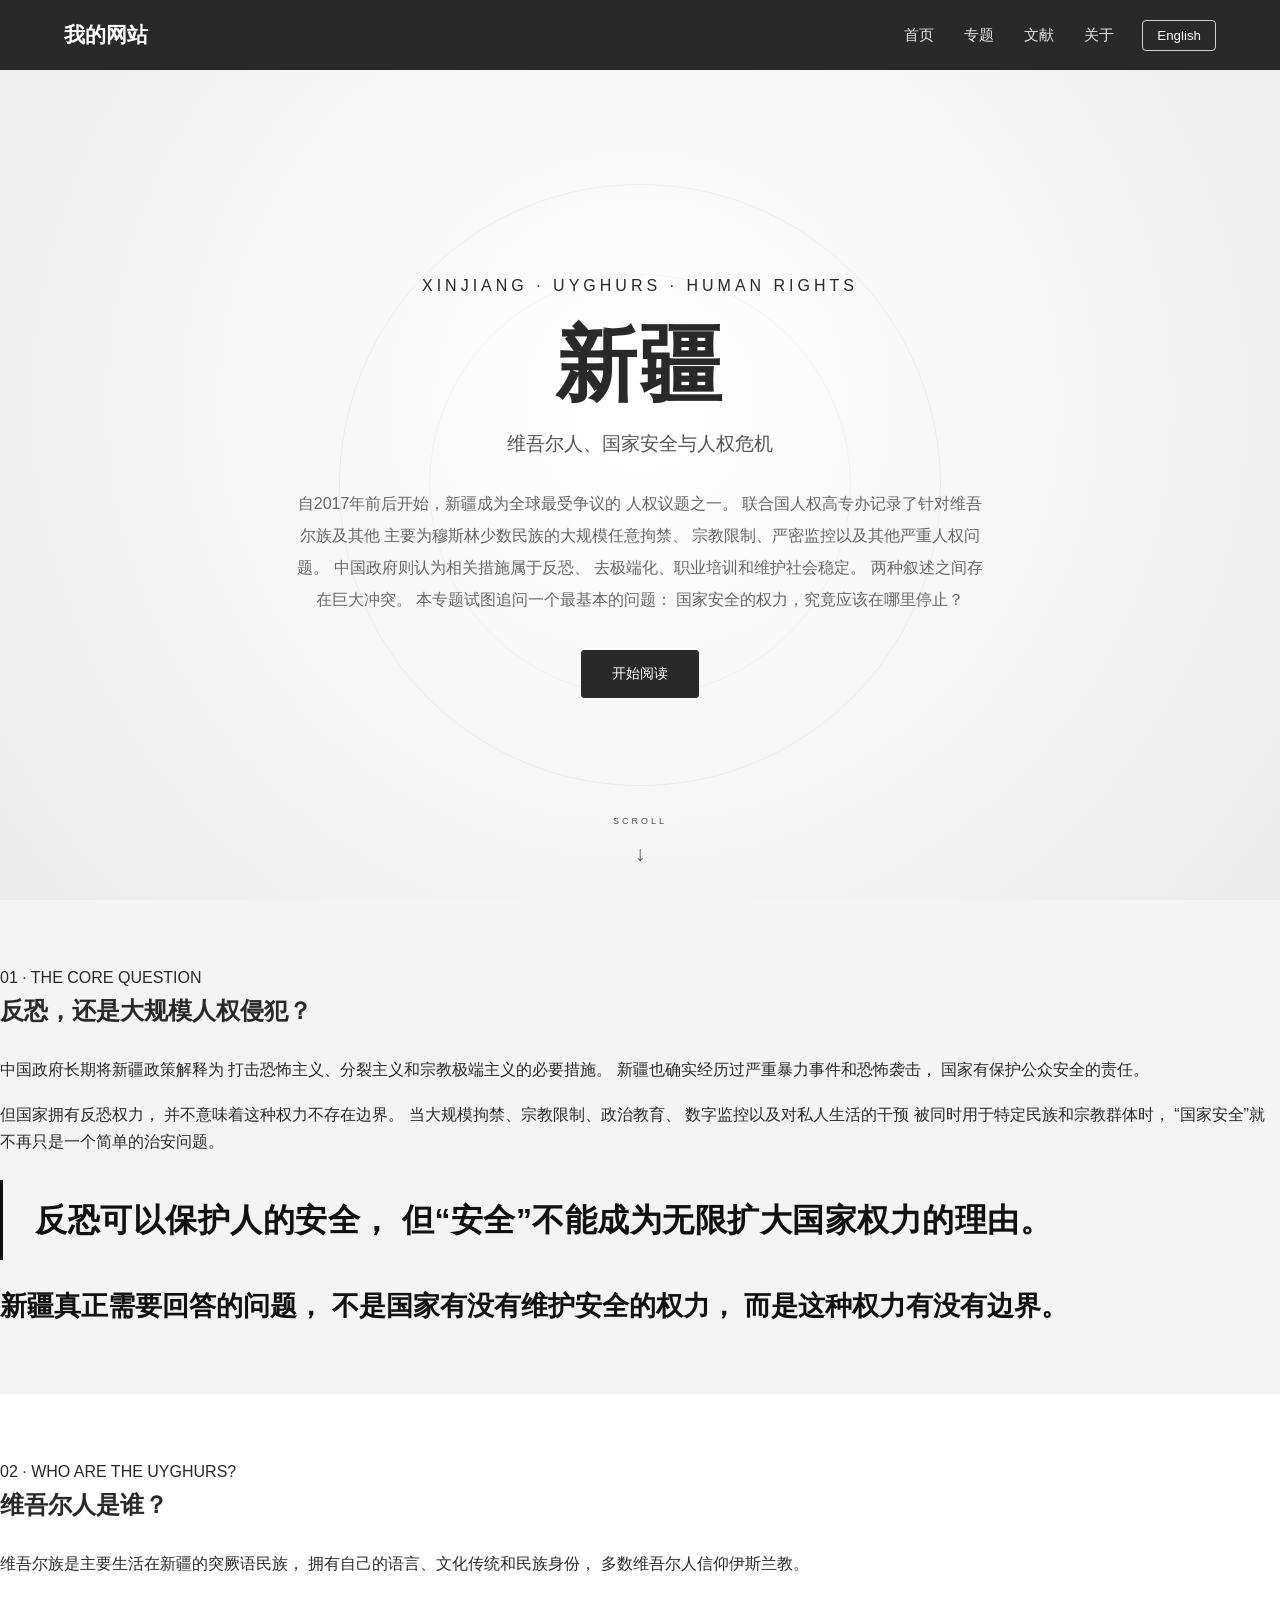
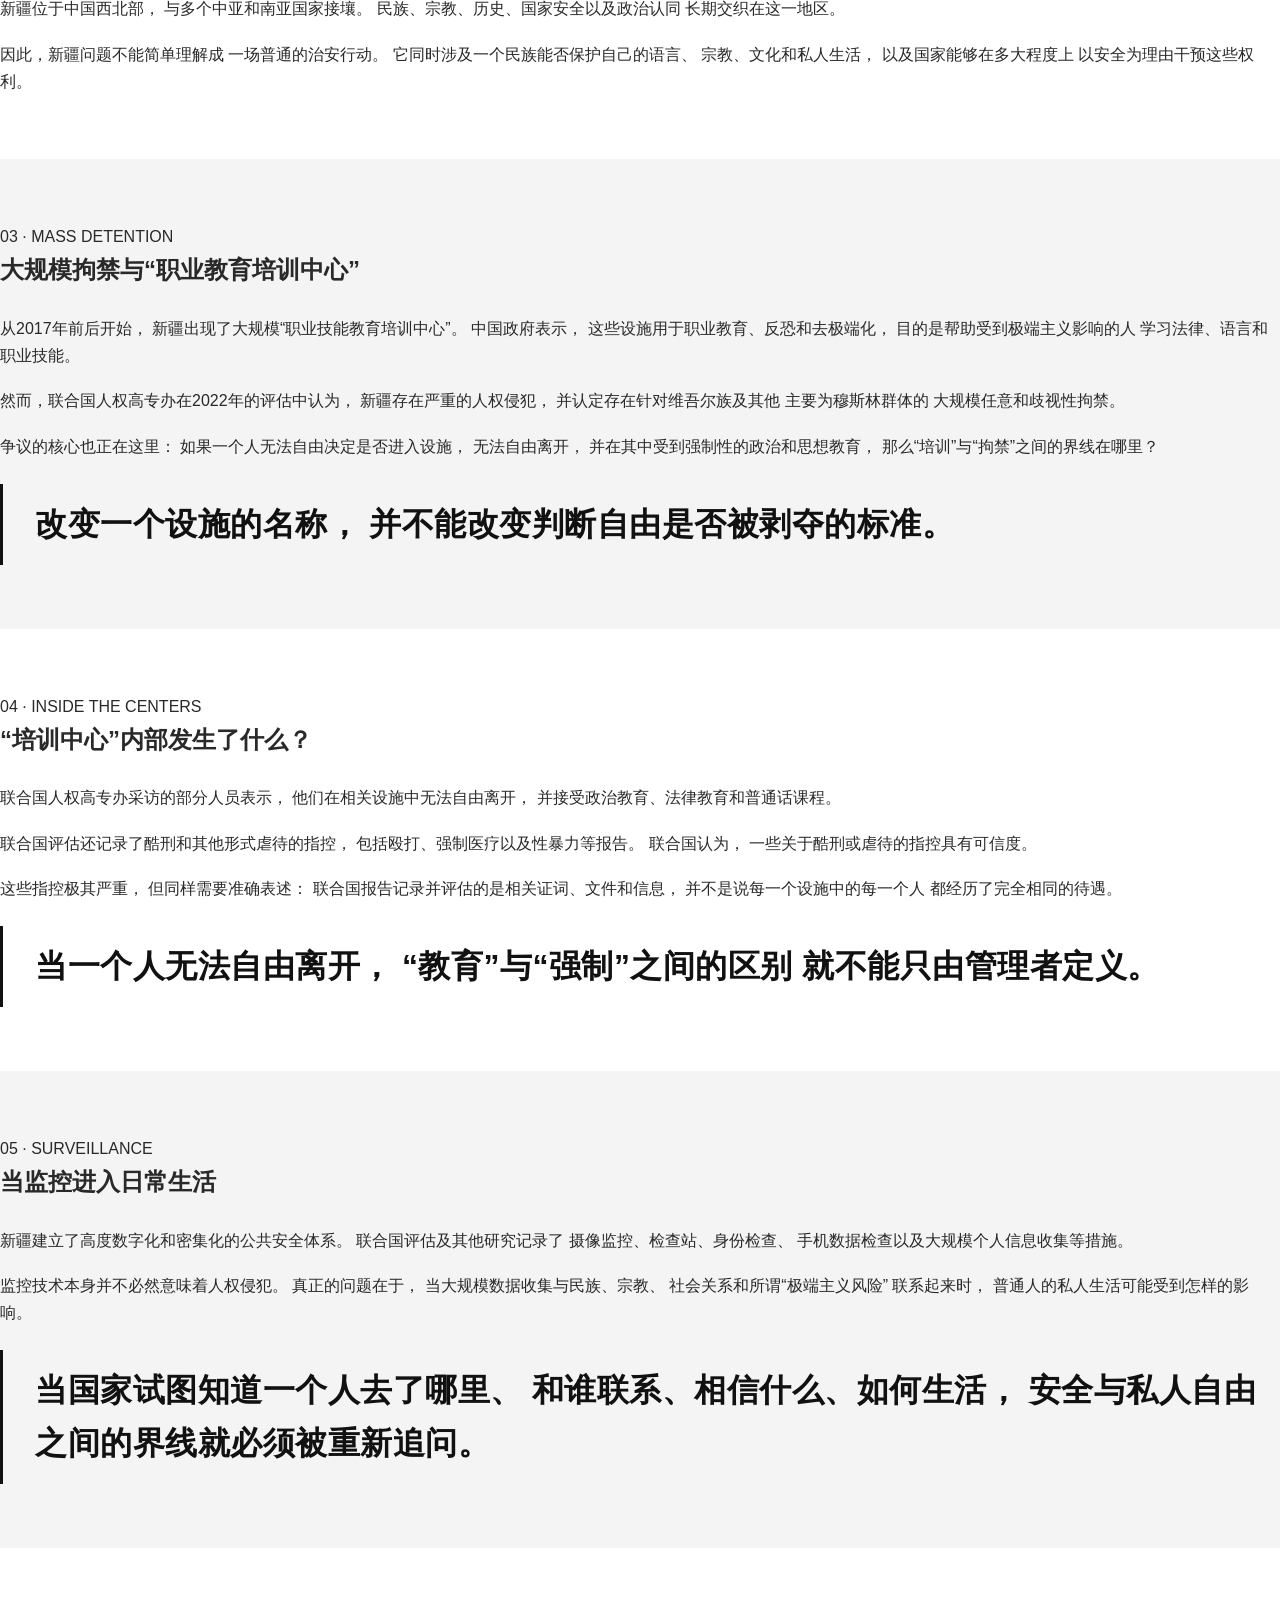
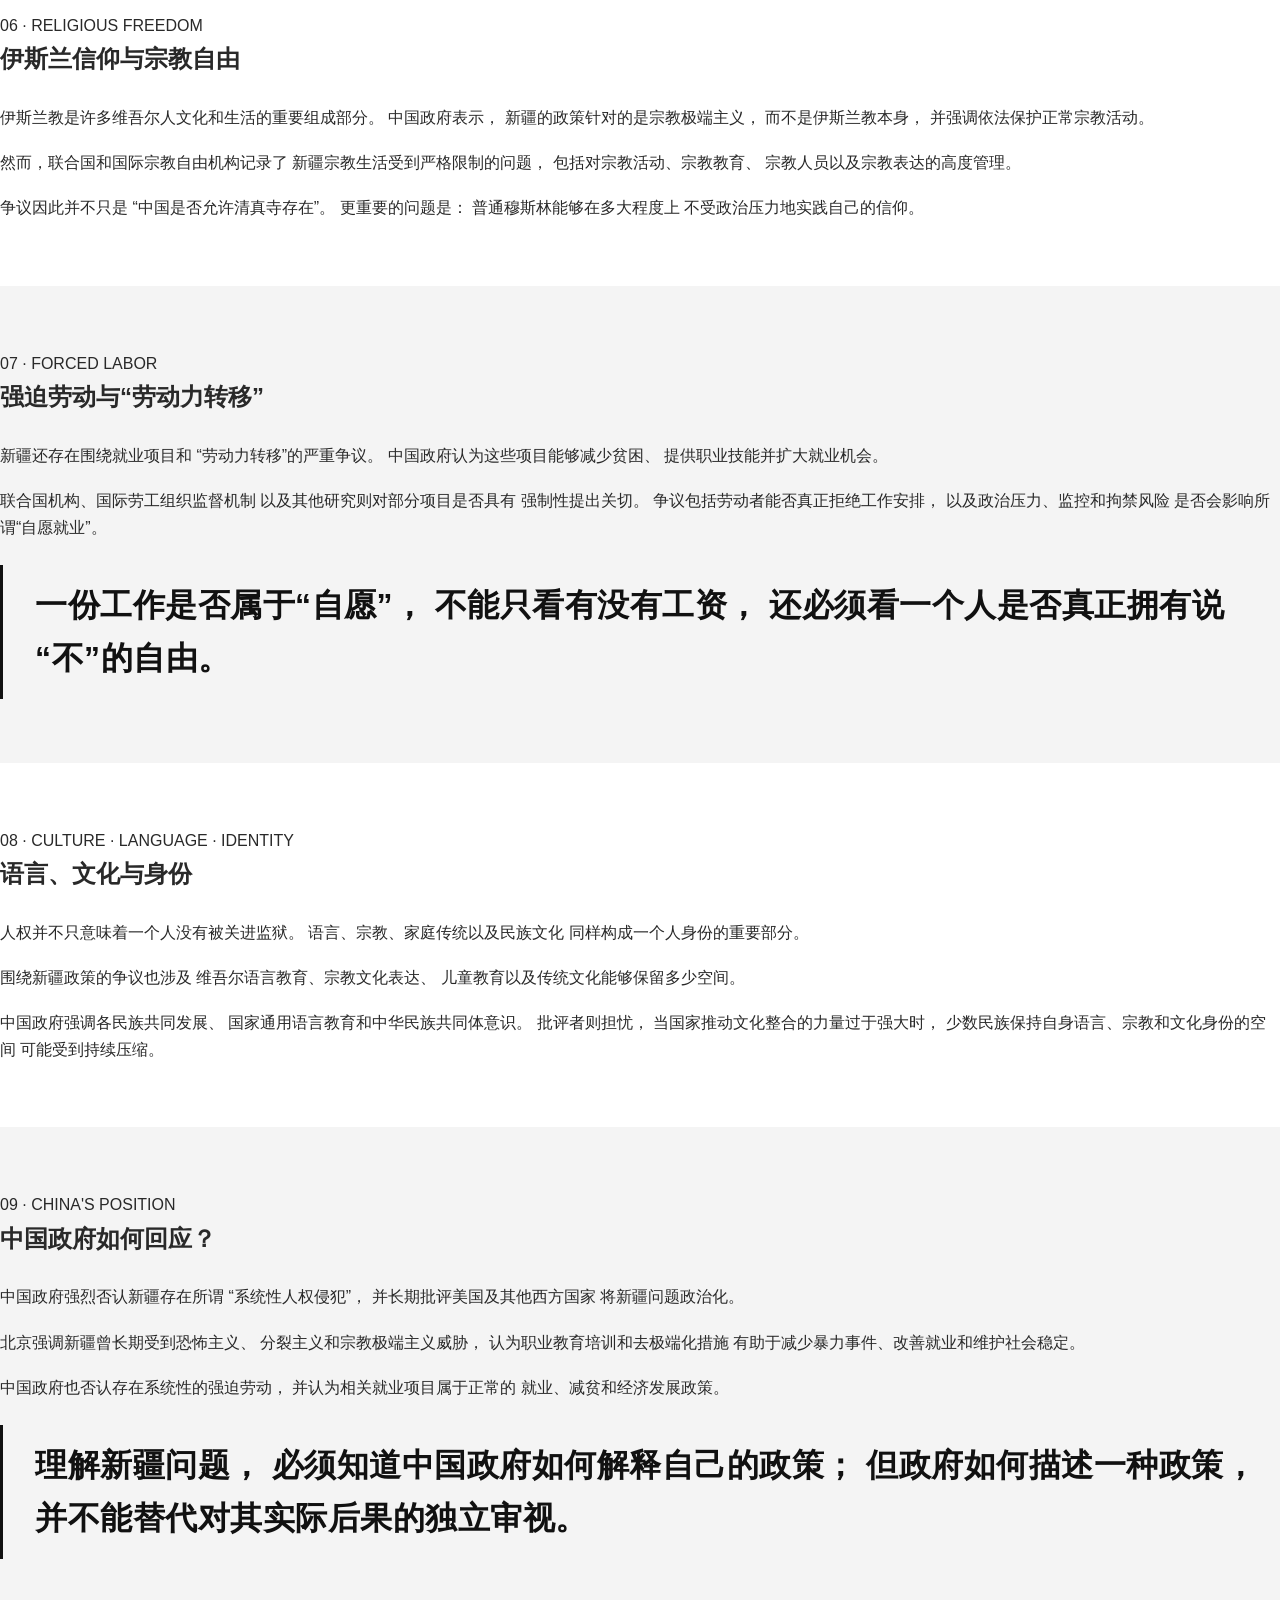
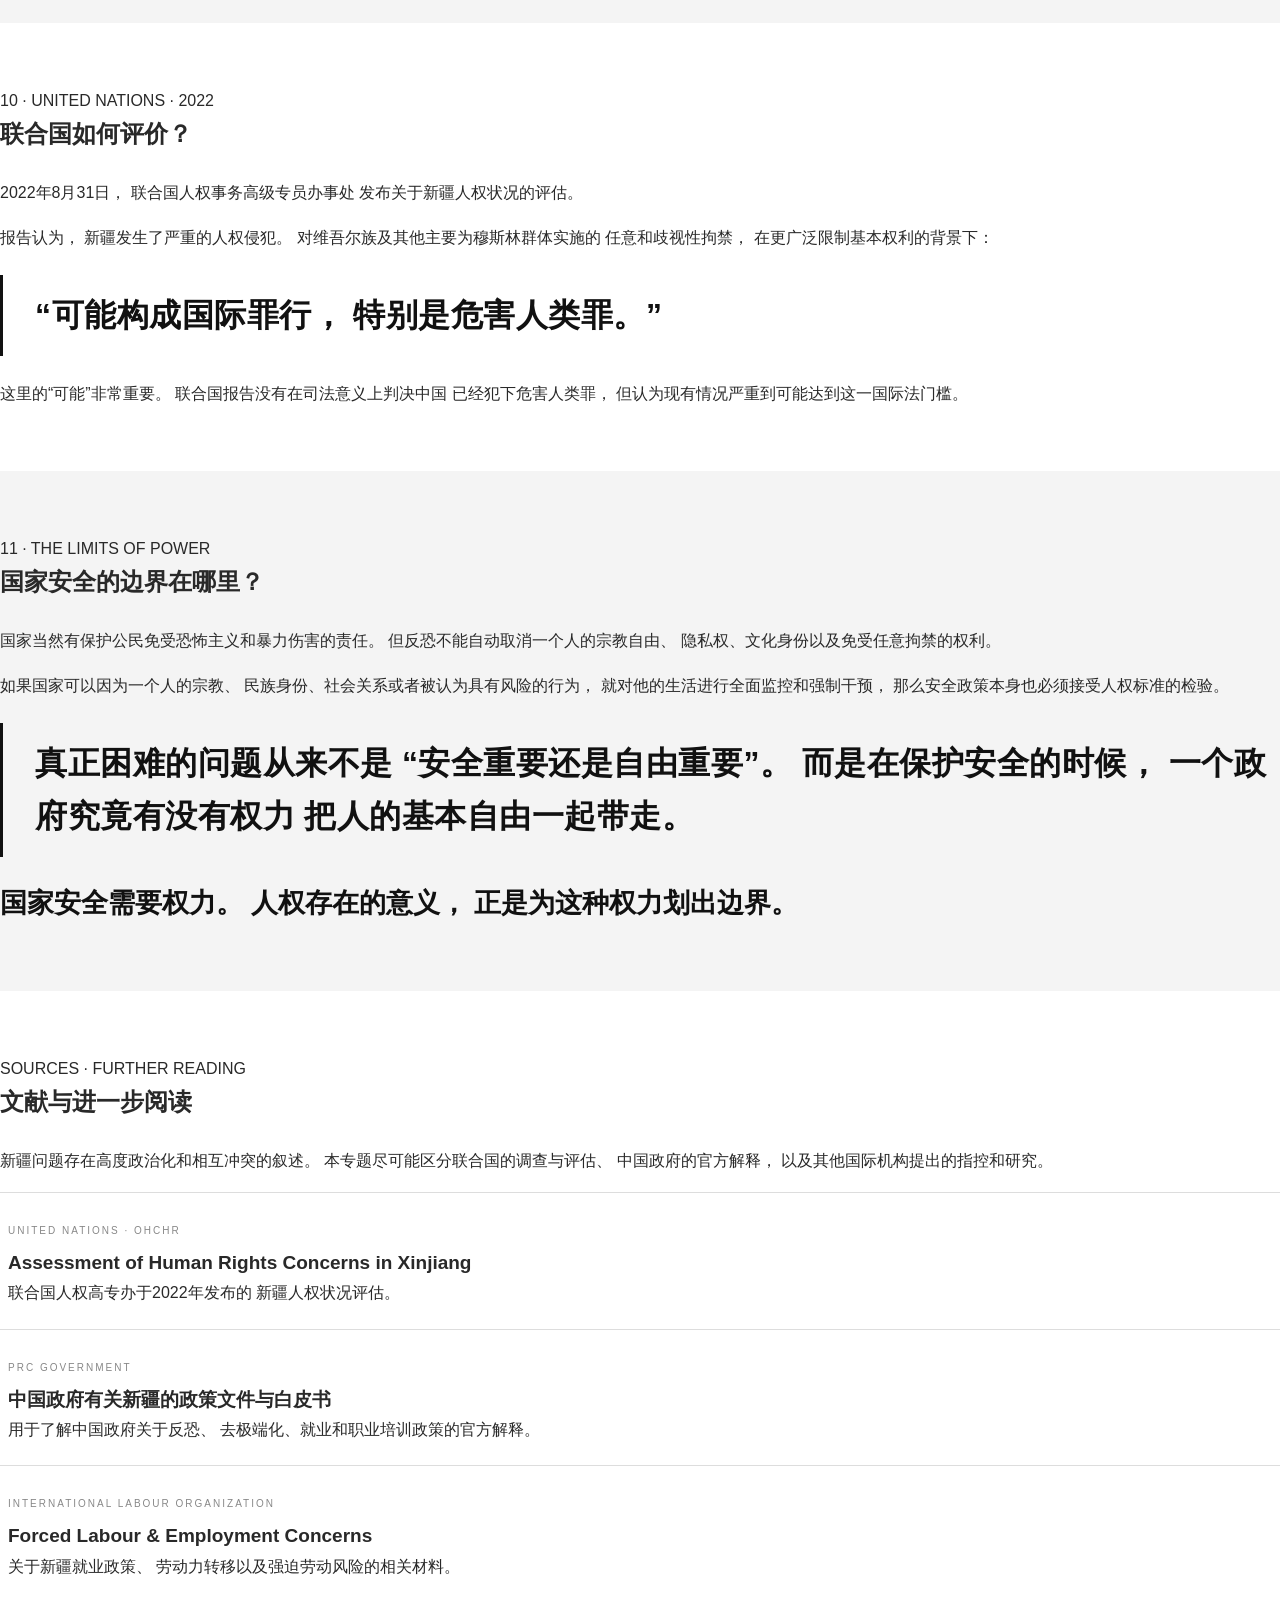
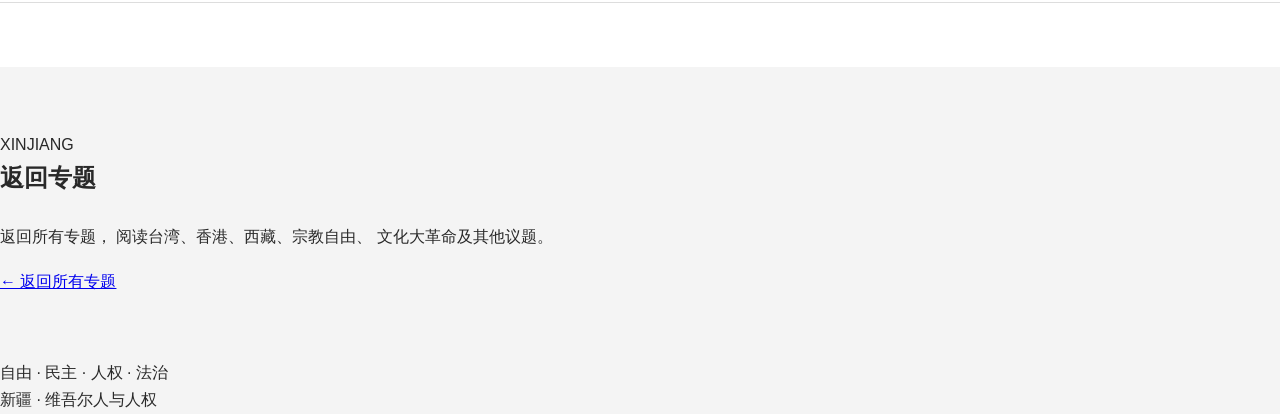
<file: xinjiang.html>
<!DOCTYPE html>

<html lang="zh-CN">



<head>

    <meta charset="UTF-8">

    <meta name="viewport" content="width=device-width, initial-scale=1.0">



    <title>新疆 | 维吾尔人、国家安全与人权</title>



    <link rel="stylesheet" href="style.css">

<style id="xinjiang-page-refinements">
/* Keep the shared Taiwan hero, typography and circular scroll control. */
html { scroll-behavior: smooth; }
.xinjiang-page .simple-section,
.xinjiang-page .principles-section {
    padding-top: clamp(40px, 5vw, 64px);
    padding-bottom: clamp(40px, 5vw, 64px);
    scroll-margin-top: 88px;
}
.xinjiang-page .section-container,
.xinjiang-page .section-container.centered-section {
    text-align: left;
}
.xinjiang-page .section-description {
    margin-top: 0;
    margin-bottom: 18px;
    margin-left: 0;
    margin-right: 0;
    white-space: normal;
}
.xinjiang-page .section-container h2 { margin-bottom: 24px; }
.xinjiang-page .religion-quote {
    margin-top: 24px;
    margin-bottom: 24px;
    margin-left: 0;
    margin-right: 0;
    text-align: left;
}
.xinjiang-page .section-container > :last-child { margin-bottom: 0; }
.xinjiang-page .topic-row {
    transition: background-color .2s ease, transform .2s ease;
}
.xinjiang-page .topic-row:hover {
    background-color: rgba(128,128,128,.06);
    transform: translateX(3px);
}
.xinjiang-page .primary-button,
.xinjiang-page #language-button {
    transition: box-shadow .2s ease;
}
.xinjiang-page .primary-button:hover,
.xinjiang-page #language-button:hover {
    box-shadow: 0 5px 16px rgba(0,0,0,.12);
}
@media (max-width: 600px) {
    .xinjiang-page .simple-section,
    .xinjiang-page .principles-section {
        padding-top: 36px;
        padding-bottom: 36px;
    }
}
@media (prefers-reduced-motion: reduce) {
    html { scroll-behavior: auto; }
    .xinjiang-page .topic-row,
    .xinjiang-page .primary-button,
    .xinjiang-page #language-button { transition: none; }
    .xinjiang-page .topic-row:hover { transform: none; }
}
</style>
</head>





<body class="xinjiang-page">





<!-- ==========================================

     HEADER

=========================================== -->



<header class="site-header">



    <a href="index.html"

       class="site-name"

       id="xj-site-name">

        我的网站

    </a>



    <div class="header-right">



        <nav>



            <a href="index.html"

               id="xj-nav-home">

                首页

            </a>



            <a href="main.html"

               id="xj-nav-topics">

                专题

            </a>



            <a href="#sources"

               id="xj-nav-sources">

                文献

            </a>



            <a href="about.html"

               id="xj-nav-about">

                关于

            </a>



        </nav>





        <button id="language-button"

                onclick="changeXinjiangLanguage()">

            English

        </button>



    </div>



</header>







<main>





<!-- ==========================================

     HERO

=========================================== -->



<section class="religion-hero">



    <div class="religion-hero-content">



        <p class="small-label religion-hero-label">

            XINJIANG · UYGHURS · HUMAN RIGHTS

        </p>



        <h1 id="xj-title">

            新疆

        </h1>



        <h3 id="xj-subtitle">

            维吾尔人、国家安全与人权危机

        </h3>



        <p class="religion-hero-description"

           id="xj-intro">



            自2017年前后开始，新疆成为全球最受争议的

            人权议题之一。



            联合国人权高专办记录了针对维吾尔族及其他

            主要为穆斯林少数民族的大规模任意拘禁、

            宗教限制、严密监控以及其他严重人权问题。



            中国政府则认为相关措施属于反恐、

            去极端化、职业培训和维护社会稳定。



            两种叙述之间存在巨大冲突。

            本专题试图追问一个最基本的问题：

            国家安全的权力，究竟应该在哪里停止？



        </p>





        <a href="#core-question"

           class="primary-button religion-start-button"

           id="xj-start">

            开始阅读

        </a>



    </div>





    <a href="#core-question"

       class="religion-scroll-button"

       aria-label="继续向下">



        <span class="religion-scroll-text">

            SCROLL

        </span>



        <span class="religion-scroll-arrow">

            ↓

        </span>



    </a>



</section>







<!-- ==========================================

     01 · CORE QUESTION

=========================================== -->



<section class="simple-section"

         id="core-question">



    <div class="section-container">



        <p class="small-label">

            01 · THE CORE QUESTION

        </p>



        <h2 id="xj-core-title">

            反恐，还是大规模人权侵犯？

        </h2>





        <p class="section-description"

           id="xj-core-1">



            中国政府长期将新疆政策解释为

            打击恐怖主义、分裂主义和宗教极端主义的必要措施。



            新疆也确实经历过严重暴力事件和恐怖袭击，

            国家有保护公众安全的责任。



        </p>





        <p class="section-description"

           id="xj-core-2">



            但国家拥有反恐权力，

            并不意味着这种权力不存在边界。



            当大规模拘禁、宗教限制、政治教育、

            数字监控以及对私人生活的干预

            被同时用于特定民族和宗教群体时，

            “国家安全”就不再只是一个简单的治安问题。



        </p>





        <blockquote class="religion-quote"

                    id="xj-core-quote">



            反恐可以保护人的安全，

            但“安全”不能成为无限扩大国家权力的理由。



        </blockquote>





        <p class="section-description strong-ending"

           id="xj-core-3">



            新疆真正需要回答的问题，

            不是国家有没有维护安全的权力，

            而是这种权力有没有边界。



        </p>



    </div>



</section>







<!-- ==========================================

     02 · WHO ARE THE UYGHURS

=========================================== -->



<section class="simple-section white-section">



    <div class="section-container">



        <p class="small-label">

            02 · WHO ARE THE UYGHURS?

        </p>



        <h2 id="xj-uyghur-title">

            维吾尔人是谁？

        </h2>





        <p class="section-description"

           id="xj-uyghur-1">



            维吾尔族是主要生活在新疆的突厥语民族，

            拥有自己的语言、文化传统和民族身份，

            多数维吾尔人信仰伊斯兰教。



        </p>





        <p class="section-description"

           id="xj-uyghur-2">



            新疆位于中国西北部，

            与多个中亚和南亚国家接壤。



            民族、宗教、历史、国家安全以及政治认同

            长期交织在这一地区。



        </p>





        <p class="section-description"

           id="xj-uyghur-3">



            因此，新疆问题不能简单理解成

            一场普通的治安行动。



            它同时涉及一个民族能否保护自己的语言、

            宗教、文化和私人生活，

            以及国家能够在多大程度上

            以安全为理由干预这些权利。



        </p>



    </div>



</section>







<!-- ==========================================

     03 · MASS DETENTION

=========================================== -->



<section class="simple-section">



    <div class="section-container">



        <p class="small-label">

            03 · MASS DETENTION

        </p>



        <h2 id="xj-detention-title">

            大规模拘禁与“职业教育培训中心”

        </h2>





        <p class="section-description"

           id="xj-detention-1">



            从2017年前后开始，

            新疆出现了大规模“职业技能教育培训中心”。



            中国政府表示，

            这些设施用于职业教育、反恐和去极端化，

            目的是帮助受到极端主义影响的人

            学习法律、语言和职业技能。



        </p>





        <p class="section-description"

           id="xj-detention-2">



            然而，联合国人权高专办在2022年的评估中认为，

            新疆存在严重的人权侵犯，

            并认定存在针对维吾尔族及其他

            主要为穆斯林群体的

            大规模任意和歧视性拘禁。



        </p>





        <p class="section-description"

           id="xj-detention-3">



            争议的核心也正在这里：



            如果一个人无法自由决定是否进入设施，

            无法自由离开，

            并在其中受到强制性的政治和思想教育，

            那么“培训”与“拘禁”之间的界线在哪里？



        </p>





        <blockquote class="religion-quote"

                    id="xj-detention-quote">



            改变一个设施的名称，

            并不能改变判断自由是否被剥夺的标准。



        </blockquote>



    </div>



</section>







<!-- ==========================================

     04 · INSIDE THE CENTERS

=========================================== -->



<section class="simple-section white-section">



    <div class="section-container">



        <p class="small-label">

            04 · INSIDE THE CENTERS

        </p>



        <h2 id="xj-centers-title">

            “培训中心”内部发生了什么？

        </h2>





        <p class="section-description"

           id="xj-centers-1">



            联合国人权高专办采访的部分人员表示，

            他们在相关设施中无法自由离开，

            并接受政治教育、法律教育和普通话课程。



        </p>





        <p class="section-description"

           id="xj-centers-2">



            联合国评估还记录了酷刑和其他形式虐待的指控，

            包括殴打、强制医疗以及性暴力等报告。



            联合国认为，

            一些关于酷刑或虐待的指控具有可信度。



        </p>





        <p class="section-description"

           id="xj-centers-3">



            这些指控极其严重，

            但同样需要准确表述：



            联合国报告记录并评估的是相关证词、文件和信息，

            并不是说每一个设施中的每一个人

            都经历了完全相同的待遇。



        </p>





        <blockquote class="religion-quote"

                    id="xj-centers-quote">



            当一个人无法自由离开，

            “教育”与“强制”之间的区别

            就不能只由管理者定义。



        </blockquote>



    </div>



</section>







<!-- ==========================================

     05 · SURVEILLANCE

=========================================== -->



<section class="simple-section">



    <div class="section-container">



        <p class="small-label">

            05 · SURVEILLANCE

        </p>



        <h2 id="xj-surveillance-title">

            当监控进入日常生活

        </h2>





        <p class="section-description"

           id="xj-surveillance-1">



            新疆建立了高度数字化和密集化的公共安全体系。



            联合国评估及其他研究记录了

            摄像监控、检查站、身份检查、

            手机数据检查以及大规模个人信息收集等措施。



        </p>





        <p class="section-description"

           id="xj-surveillance-2">



            监控技术本身并不必然意味着人权侵犯。



            真正的问题在于，

            当大规模数据收集与民族、宗教、

            社会关系和所谓“极端主义风险”

            联系起来时，

            普通人的私人生活可能受到怎样的影响。



        </p>





        <blockquote class="religion-quote"

                    id="xj-surveillance-quote">



            当国家试图知道一个人去了哪里、

            和谁联系、相信什么、如何生活，

            安全与私人自由之间的界线就必须被重新追问。



        </blockquote>



    </div>



</section>







<!-- ==========================================

     06 · RELIGIOUS FREEDOM

=========================================== -->



<section class="simple-section white-section">



    <div class="section-container">



        <p class="small-label">

            06 · RELIGIOUS FREEDOM

        </p>



        <h2 id="xj-religion-title">

            伊斯兰信仰与宗教自由

        </h2>





        <p class="section-description"

           id="xj-religion-1">



            伊斯兰教是许多维吾尔人文化和生活的重要组成部分。



            中国政府表示，

            新疆的政策针对的是宗教极端主义，

            而不是伊斯兰教本身，

            并强调依法保护正常宗教活动。



        </p>





        <p class="section-description"

           id="xj-religion-2">



            然而，联合国和国际宗教自由机构记录了

            新疆宗教生活受到严格限制的问题，

            包括对宗教活动、宗教教育、

            宗教人员以及宗教表达的高度管理。



        </p>





        <p class="section-description"

           id="xj-religion-3">



            争议因此并不只是

            “中国是否允许清真寺存在”。



            更重要的问题是：

            普通穆斯林能够在多大程度上

            不受政治压力地实践自己的信仰。



        </p>



    </div>



</section>







<!-- ==========================================

     07 · FORCED LABOR

=========================================== -->



<section class="simple-section">



    <div class="section-container">



        <p class="small-label">

            07 · FORCED LABOR

        </p>



        <h2 id="xj-labor-title">

            强迫劳动与“劳动力转移”

        </h2>





        <p class="section-description"

           id="xj-labor-1">



            新疆还存在围绕就业项目和

            “劳动力转移”的严重争议。



            中国政府认为这些项目能够减少贫困、

            提供职业技能并扩大就业机会。



        </p>





        <p class="section-description"

           id="xj-labor-2">



            联合国机构、国际劳工组织监督机制

            以及其他研究则对部分项目是否具有

            强制性提出关切。



            争议包括劳动者能否真正拒绝工作安排，

            以及政治压力、监控和拘禁风险

            是否会影响所谓“自愿就业”。



        </p>





        <blockquote class="religion-quote"

                    id="xj-labor-quote">



            一份工作是否属于“自愿”，

            不能只看有没有工资，

            还必须看一个人是否真正拥有说“不”的自由。



        </blockquote>



    </div>



</section>







<!-- ==========================================

     08 · CULTURE

=========================================== -->



<section class="simple-section white-section">



    <div class="section-container">



        <p class="small-label">

            08 · CULTURE · LANGUAGE · IDENTITY

        </p>



        <h2 id="xj-culture-title">

            语言、文化与身份

        </h2>





        <p class="section-description"

           id="xj-culture-1">



            人权并不只意味着一个人没有被关进监狱。



            语言、宗教、家庭传统以及民族文化

            同样构成一个人身份的重要部分。



        </p>





        <p class="section-description"

           id="xj-culture-2">



            围绕新疆政策的争议也涉及

            维吾尔语言教育、宗教文化表达、

            儿童教育以及传统文化能够保留多少空间。



        </p>





        <p class="section-description"

           id="xj-culture-3">



            中国政府强调各民族共同发展、

            国家通用语言教育和中华民族共同体意识。



            批评者则担忧，

            当国家推动文化整合的力量过于强大时，

            少数民族保持自身语言、宗教和文化身份的空间

            可能受到持续压缩。



        </p>



    </div>



</section>







<!-- ==========================================

     09 · CHINA'S POSITION

=========================================== -->



<section class="simple-section">



    <div class="section-container">



        <p class="small-label">

            09 · CHINA'S POSITION

        </p>



        <h2 id="xj-china-title">

            中国政府如何回应？

        </h2>





        <p class="section-description"

           id="xj-china-1">



            中国政府强烈否认新疆存在所谓

            “系统性人权侵犯”，

            并长期批评美国及其他西方国家

            将新疆问题政治化。



        </p>





        <p class="section-description"

           id="xj-china-2">



            北京强调新疆曾长期受到恐怖主义、

            分裂主义和宗教极端主义威胁，

            认为职业教育培训和去极端化措施

            有助于减少暴力事件、改善就业和维护社会稳定。



        </p>





        <p class="section-description"

           id="xj-china-3">



            中国政府也否认存在系统性的强迫劳动，

            并认为相关就业项目属于正常的

            就业、减贫和经济发展政策。



        </p>





        <blockquote class="religion-quote"

                    id="xj-china-quote">



            理解新疆问题，

            必须知道中国政府如何解释自己的政策；

            但政府如何描述一种政策，

            并不能替代对其实际后果的独立审视。



        </blockquote>



    </div>



</section>







<!-- ==========================================

     10 · UN ASSESSMENT

=========================================== -->



<section class="simple-section white-section">



    <div class="section-container centered-section">



        <p class="small-label">

            10 · UNITED NATIONS · 2022

        </p>



        <h2 id="xj-un-title">

            联合国如何评价？

        </h2>





        <p class="section-description"

           id="xj-un-1">



            2022年8月31日，

            联合国人权事务高级专员办事处

            发布关于新疆人权状况的评估。



        </p>





        <p class="section-description"

           id="xj-un-2">



            报告认为，

            新疆发生了严重的人权侵犯。



            对维吾尔族及其他主要为穆斯林群体实施的

            任意和歧视性拘禁，

            在更广泛限制基本权利的背景下：



        </p>





        <blockquote class="religion-quote"

                    id="xj-un-quote">



            “可能构成国际罪行，

            特别是危害人类罪。”



        </blockquote>





        <p class="section-description"

           id="xj-un-3">



            这里的“可能”非常重要。



            联合国报告没有在司法意义上判决中国

            已经犯下危害人类罪，

            但认为现有情况严重到可能达到这一国际法门槛。



        </p>



    </div>



</section>







<!-- ==========================================

     11 · FINAL QUESTION

=========================================== -->



<section class="simple-section">



    <div class="section-container">



        <p class="small-label">

            11 · THE LIMITS OF POWER

        </p>



        <h2 id="xj-final-title">

            国家安全的边界在哪里？

        </h2>





        <p class="section-description"

           id="xj-final-1">



            国家当然有保护公民免受恐怖主义和暴力伤害的责任。



            但反恐不能自动取消一个人的宗教自由、

            隐私权、文化身份以及免受任意拘禁的权利。



        </p>





        <p class="section-description"

           id="xj-final-2">



            如果国家可以因为一个人的宗教、

            民族身份、社会关系或者被认为具有风险的行为，

            就对他的生活进行全面监控和强制干预，

            那么安全政策本身也必须接受人权标准的检验。



        </p>





        <blockquote class="religion-quote"

                    id="xj-final-quote">



            真正困难的问题从来不是

            “安全重要还是自由重要”。



            而是在保护安全的时候，

            一个政府究竟有没有权力

            把人的基本自由一起带走。



        </blockquote>





        <p class="section-description strong-ending"

           id="xj-final-3">



            国家安全需要权力。



            人权存在的意义，

            正是为这种权力划出边界。



        </p>



    </div>



</section>







<!-- ==========================================

     SOURCES

=========================================== -->



<section class="simple-section white-section"

         id="sources">



    <div class="section-container">



        <p class="small-label">

            SOURCES · FURTHER READING

        </p>



        <h2 id="xj-sources-title">

            文献与进一步阅读

        </h2>





        <p class="section-description"

           id="xj-sources-description">



            新疆问题存在高度政治化和相互冲突的叙述。

            本专题尽可能区分联合国的调查与评估、

            中国政府的官方解释，

            以及其他国际机构提出的指控和研究。



        </p>





        <div class="topic-list">





            <div class="topic-row">



                <div>



                    <span class="topic-type">

                        UNITED NATIONS · OHCHR

                    </span>



                    <h3>

                        Assessment of Human Rights Concerns

                        in Xinjiang

                    </h3>



                    <p>

                        联合国人权高专办于2022年发布的

                        新疆人权状况评估。

                    </p>



                </div>



            </div>





            <div class="topic-row">



                <div>



                    <span class="topic-type">

                        PRC GOVERNMENT

                    </span>



                    <h3>

                        中国政府有关新疆的政策文件与白皮书

                    </h3>



                    <p>

                        用于了解中国政府关于反恐、

                        去极端化、就业和职业培训政策的官方解释。

                    </p>



                </div>



            </div>





            <div class="topic-row">



                <div>



                    <span class="topic-type">

                        INTERNATIONAL LABOUR ORGANIZATION

                    </span>



                    <h3>

                        Forced Labour & Employment Concerns

                    </h3>



                    <p>

                        关于新疆就业政策、

                        劳动力转移以及强迫劳动风险的相关材料。

                    </p>



                </div>



            </div>





        </div>



    </div>



</section>







<!-- ==========================================

     BACK

=========================================== -->



<section class="principles-section">



    <div class="section-container centered-section">



        <p class="small-label">

            XINJIANG

        </p>



        <h2 id="xj-back-title">

            返回专题

        </h2>



        <p class="section-description"

           id="xj-back-description">



            返回所有专题，

            阅读台湾、香港、西藏、宗教自由、

            文化大革命及其他议题。



        </p>





        <div class="bottom-links">



            <a href="main.html"

               id="xj-back-button">

                ← 返回所有专题

            </a>



        </div>



    </div>



</section>





</main>







<footer class="site-footer">



    <p id="xj-footer-title">

        自由 · 民主 · 人权 · 法治

    </p>



    <span id="xj-footer-subtitle">

        新疆 · 维吾尔人与人权

    </span>



</footer>













<script src="xinjiang.js"></script>

<script>
(function () {
    if (window.matchMedia('(prefers-reduced-motion: reduce)').matches ||
        !('IntersectionObserver' in window) || !Element.prototype.animate) return;
    const observer = new IntersectionObserver(function (entries) {
        entries.forEach(function (entry) {
            if (!entry.isIntersecting) return;
            entry.target.animate([
                { transform: 'translateY(14px)' },
                { transform: 'translateY(0)' }
            ], { duration: 480, easing: 'cubic-bezier(.22,1,.36,1)' });
            observer.unobserve(entry.target);
        });
    }, { threshold: 0.08 });
    document.querySelectorAll('.section-container').forEach(function (section) {
        observer.observe(section);
    });
})();
</script>
</body>



</html>
</file>
<file: style.css>
* {
    margin: 0;
    padding: 0;
    box-sizing: border-box;
}

html {
    scroll-behavior: smooth;
}

body {
    font-family: Arial, "Microsoft YaHei", sans-serif;

    background: #f4f4f4;
    color: #292929;

    line-height: 1.7;

    overflow-x: hidden;
}


/* ========================================
   HEADER
======================================== */

.site-header {
    height: 70px;

    display: flex;
    align-items: center;
    justify-content: space-between;

    padding: 0 5%;

    background: #292929;

    position: relative;
    z-index: 100;

    animation: headerEnter 0.7s ease both;
}

@keyframes headerEnter {

    from {
        opacity: 0;
        transform: translateY(-15px);
    }

    to {
        opacity: 1;
        transform: translateY(0);
    }
}


/* ========================================
   网站名称 + Made by Ming Li
======================================== */

.site-brand {
    display: flex;
    flex-direction: column;
    justify-content: center;

    color: white;
    text-decoration: none;

    line-height: 1.1;

    transition:
        opacity 0.25s ease,
        transform 0.25s ease;
}

.site-brand:hover {
    opacity: 0.82;
    transform: translateY(-1px);
}

.site-name {
    display: block;

    color: #ffffff;
    text-decoration: none;

    font-size: 21px;
    font-weight: 700;
}

.site-author {
    display: block;

    margin-top: 5px;

    color: #ffffff;

    font-size: 15px;
    font-weight: 600;

    letter-spacing: 0.4px;

    text-decoration: none;
}


/* ========================================
   右侧导航
======================================== */

.header-right {
    display: flex;
    align-items: center;

    gap: 28px;
}

nav {
    display: flex;
    align-items: center;

    gap: 30px;
}

nav a {
    color: #e7e7e7;

    text-decoration: none;

    font-size: 15px;

    position: relative;

    transition: color 0.25s ease;
}

nav a::after {
    content: "";

    position: absolute;

    left: 50%;
    bottom: -7px;

    width: 0;
    height: 1px;

    background: white;

    transform: translateX(-50%);

    transition: width 0.25s ease;
}

nav a:hover {
    color: white;
}

nav a:hover::after {
    width: 100%;
}


/* ========================================
   LANGUAGE BUTTON
======================================== */

#language-button {
    padding: 7px 14px;

    background: transparent;

    color: white;

    border: 1px solid rgba(255, 255, 255, 0.8);

    border-radius: 4px;

    cursor: pointer;

    transition:
        color 0.25s ease,
        background 0.25s ease,
        transform 0.25s ease;
}

#language-button:hover {
    background: white;

    color: #222;

    transform: translateY(-2px);
}


/* ========================================
   HOME HERO
======================================== */

.home-hero {
    min-height: calc(100vh - 70px);

    position: relative;

    display: flex;
    align-items: center;
    justify-content: center;

    padding: 80px 8% 110px;

    background: #f5f5f5;

    overflow: hidden;
}

.home-hero::before {
    content: "";

    position: absolute;

    width: 650px;
    height: 650px;

    left: 50%;
    top: 47%;

    transform: translate(-50%, -50%);

    border-radius: 50%;

    background: rgba(255, 255, 255, 0.8);

    filter: blur(2px);

    pointer-events: none;
}


/* ========================================
   左上角口号
======================================== */

.corner-slogan {
    position: absolute;

    left: 7%;
    top: 55px;

    display: flex;
    align-items: center;

    gap: 13px;

    opacity: 0;

    animation:
        sloganEnter 0.85s
        cubic-bezier(.2, .8, .2, 1)
        0.25s forwards;
}

.corner-line {
    width: 25px;
    height: 1px;

    background: #555;
}

.corner-slogan p {
    font-size: 16px;

    font-weight: 600;

    letter-spacing: 0.3px;
}

@keyframes sloganEnter {

    from {
        opacity: 0;

        transform: translateX(-28px);
    }

    to {
        opacity: 1;

        transform: translateX(0);
    }
}


/* ========================================
   首页中央
======================================== */

.hero-content {
    position: relative;

    z-index: 2;

    text-align: center;

    max-width: 1050px;
}

.hero-label {
    color: #999;

    font-size: 10px;

    letter-spacing: 4px;

    margin-bottom: 22px;

    opacity: 0;

    animation:
        fadeUp 0.7s ease
        0.35s forwards;
}

.hero-content h1 {
    font-size: clamp(37px, 5vw, 61px);

    line-height: 1.25;

    letter-spacing: 4px;

    margin-bottom: 20px;

    opacity: 0;

    animation:
        fadeUp 0.85s
        cubic-bezier(.2, .8, .2, 1)
        0.48s forwards;
}

.main-description {
    color: #666;

    font-size: 17px;

    letter-spacing: 0.4px;

    margin-bottom: 34px;

    opacity: 0;

    animation:
        fadeUp 0.85s ease
        0.68s forwards;
}

@keyframes fadeUp {

    from {
        opacity: 0;

        transform: translateY(24px);
    }

    to {
        opacity: 1;

        transform: translateY(0);
    }
}


/* ========================================
   主按钮
======================================== */

.primary-button {
    display: inline-flex;

    align-items: center;
    justify-content: center;

    min-width: 118px;

    padding: 11px 25px;

    background: #292929;

    border: 1px solid #292929;

    border-radius: 3px;

    color: white;

    text-decoration: none;

    font-size: 14px;

    opacity: 0;

    animation:
        fadeUp 0.8s ease
        0.87s forwards;

    transition:
        transform 0.25s ease,
        background 0.25s ease,
        box-shadow 0.25s ease;
}

.primary-button:hover {
    background: #444;

    transform: translateY(-4px);

    box-shadow:
        0 10px 25px
        rgba(0, 0, 0, 0.14);
}


/* ========================================
   SCROLL BUTTON
======================================== */

.scroll-button {
    position: absolute;

    z-index: 4;

    bottom: 25px;
    left: 50%;

    transform: translateX(-50%);

    display: flex;
    flex-direction: column;
    align-items: center;

    gap: 4px;

    color: #666;

    text-decoration: none;

    opacity: 0;

    animation:
        scrollAppear
        0.7s ease
        1.15s forwards;
}

.scroll-button-text {
    font-size: 8px;

    letter-spacing: 2.5px;
}

.scroll-arrow {
    width: 38px;
    height: 38px;

    display: flex;
    align-items: center;
    justify-content: center;

    border: 1px solid #aaa;

    border-radius: 50%;

    font-size: 17px;

    transition:
        color 0.25s ease,
        background 0.25s ease,
        border-color 0.25s ease;

    animation:
        arrowMove
        1.8s ease-in-out
        infinite;
}

.scroll-button:hover .scroll-arrow {
    background: #292929;

    border-color: #292929;

    color: white;
}

@keyframes scrollAppear {

    from {
        opacity: 0;
    }

    to {
        opacity: 0.8;
    }
}

@keyframes arrowMove {

    0%,
    100% {
        transform: translateY(0);
    }

    50% {
        transform: translateY(7px);
    }
}


/* ========================================
   首页第二屏
======================================== */

.home-introduction {
    min-height: 650px;

    display: flex;
    align-items: center;
    justify-content: center;

    padding: 100px 25px;

    background: white;
}

.home-introduction-inner {
    max-width: 760px;

    text-align: center;
}

.section-label {
    color: #8a8a8a;

    font-size: 10px;

    letter-spacing: 3.5px;

    margin-bottom: 18px;
}

.home-introduction h2 {
    font-size: 34px;

    margin-bottom: 20px;
}

.small-line {
    width: 38px;
    height: 2px;

    margin: 0 auto 30px;

    background: #444;
}

.home-introduction p:not(.section-label) {
    color: #666;

    font-size: 16px;

    line-height: 2;

    margin-bottom: 30px;
}

.text-link {
    color: #333;

    text-decoration: none;

    font-size: 14px;
}

.text-link span {
    display: inline-block;

    margin-left: 5px;

    transition: transform 0.25s ease;
}

.text-link:hover span {
    transform: translateX(5px);
}


/* ========================================
   MAIN FIRST SCREEN
======================================== */

.explore-hero {
    min-height: calc(100vh - 70px);

    position: relative;

    display: flex;
    align-items: center;
    justify-content: center;

    padding: 70px 20px 110px;

    text-align: center;

    background: #f5f5f5;
}

.explore-content {
    max-width: 760px;
}

.explore-content h1 {
    font-size: clamp(46px, 7vw, 72px);

    letter-spacing: 2px;

    margin-bottom: 22px;

    opacity: 0;

    animation:
        fadeUp 0.8s ease
        0.35s forwards;
}

.explore-content .hero-label {
    animation-delay: 0.15s;
}

.hero-divider {
    width: 40px;
    height: 2px;

    background: #444;

    margin: 0 auto 25px;

    opacity: 0;

    animation:
        fadeUp 0.7s ease
        0.52s forwards;
}

#explore-description {
    color: #666;

    font-size: 17px;

    line-height: 1.9;

    opacity: 0;

    animation:
        fadeUp 0.8s ease
        0.65s forwards;
}


/* ========================================
   POSITION
======================================== */

.position-section {
    padding: 120px 20px;

    background: #292929;

    color: white;
}

.content-container {
    max-width: 900px;

    margin: auto;
}

.content-container.narrow {
    max-width: 760px;
}

.light-label {
    color: #aaa;
}

.position-section h2 {
    font-size: 36px;

    margin-bottom: 15px;
}

.white-line {
    width: 42px;
    height: 2px;

    background: white;

    margin-bottom: 38px;
}

.position-section p {
    color: #d6d6d6;

    font-size: 16px;

    line-height: 2;

    margin-bottom: 22px;
}

.position-ending {
    display: block;

    margin-top: 38px;

    font-size: 18px;
}


/* ========================================
   CONTENT
======================================== */

.content-section {
    padding: 110px 20px;

    background: #f5f5f5;
}

.white-section {
    background: white;
}

.content-container > h2 {
    font-size: 33px;

    margin-bottom: 15px;
}

.section-intro {
    max-width: 720px;

    color: #666;

    line-height: 1.9;

    margin-bottom: 48px;
}


/* ========================================
   TOPIC ROWS
======================================== */

.topic-list {
    border-top: 1px solid #ddd;
}

.topic-row {
    min-height: 105px;

    display: flex;
    align-items: center;
    justify-content: space-between;

    gap: 25px;

    padding: 22px 8px;

    border-bottom: 1px solid #ddd;

    transition:
        padding 0.28s ease,
        background 0.28s ease;
}

.topic-type {
    color: #888;

    font-size: 10px;

    letter-spacing: 2px;
}

.topic-row h3 {
    margin-top: 5px;

    font-size: 19px;
}

.topic-status {
    color: #999;

    font-size: 13px;

    white-space: nowrap;
}

.topic-status.ready {
    color: #333;

    font-weight: 700;
}

.topic-link {
    color: inherit;

    text-decoration: none;
}

.topic-link:hover {
    padding-left: 18px;
    padding-right: 18px;

    background: rgba(0, 0, 0, 0.025);
}


/* ========================================
   ARTICLES
======================================== */

.article-list {
    border-top: 1px solid #ddd;
}

.article-row {
    padding: 26px 8px;

    border-bottom: 1px solid #ddd;

    transition:
        padding 0.28s ease,
        background 0.28s ease;
}

.article-row:hover {
    padding-left: 17px;

    background: rgba(0, 0, 0, 0.025);
}

.article-row span {
    display: block;

    color: #888;

    font-size: 11px;

    margin-bottom: 6px;
}

.article-row strong {
    font-size: 18px;
}

.coming-text {
    color: #999;

    margin-top: 30px;

    font-size: 13px;
}


/* ========================================
   RESOURCES
======================================== */

.resource-grid {
    display: grid;

    grid-template-columns: repeat(2, 1fr);

    gap: 1px;

    border: 1px solid #ddd;

    background: #ddd;
}

.resource-item {
    padding: 30px;

    background: white;

    transition:
        transform 0.28s ease,
        box-shadow 0.28s ease;
}

.resource-item:hover {
    position: relative;

    z-index: 2;

    transform: translateY(-5px);

    box-shadow:
        0 12px 30px
        rgba(0, 0, 0, 0.09);
}

.resource-item strong {
    display: block;

    font-size: 17px;

    margin-bottom: 8px;
}

.resource-item p {
    color: #777;

    font-size: 14px;
}


/* ========================================
   END
======================================== */

.main-ending {
    padding: 125px 20px;

    text-align: center;

    background: #f5f5f5;
}

.main-ending h2 {
    font-size: 30px;

    margin-bottom: 15px;
}

.main-ending p {
    color: #666;
}

.ending-links {
    display: flex;
    justify-content: center;

    gap: 30px;

    margin-top: 30px;
}

.ending-links a {
    color: #333;

    text-underline-offset: 5px;
}


/* ========================================
   ABOUT
======================================== */

.about-page {
    padding: 70px 20px 100px;
}

.about-container {
    max-width: 720px;

    margin: auto;

    background: rgba(255, 255, 255, 0.8);

    padding: 65px 55px;

    animation:
        fadeUp 0.7s ease both;
}

.about-label {
    color: #666;

    font-size: 12px;

    letter-spacing: 3px;

    margin-bottom: 20px;
}

.about-container h1 {
    font-size: 36px;

    margin-bottom: 8px;
}

.title-line {
    width: 42px;
    height: 2px;

    background: #555;

    margin-bottom: 40px;
}

.about-container > p {
    color: #555;

    margin-bottom: 27px;

    line-height: 2;
}

.about-container blockquote {
    margin: 40px 0;

    padding: 18px 25px;

    border-left: 3px solid #555;

    font-weight: 700;

    color: #444;
}

.about-ending {
    font-weight: 700;
}

.contact-section {
    margin-top: 60px;

    padding-top: 35px;

    border-top: 1px solid #ddd;
}

.contact-section h2 {
    font-size: 24px;

    margin-bottom: 10px;
}

.contact-section p {
    color: #777;

    font-size: 14px;

    margin-bottom: 12px;
}

.email-link {
    color: #333;

    font-weight: 700;
}

.back-home {
    display: inline-block;

    margin-top: 45px;

    color: #555;
}


/* ========================================
   SCROLL REVEAL
======================================== */

.reveal {
    opacity: 0;

    transform: translateY(42px);

    transition:
        opacity 0.85s
        cubic-bezier(.2, .8, .2, 1),

        transform 0.85s
        cubic-bezier(.2, .8, .2, 1);
}

.reveal.visible {
    opacity: 1;

    transform: translateY(0);
}


/* ========================================
   MOBILE
======================================== */

@media (max-width: 700px) {

    .site-header {
        padding: 0 20px;
    }

    .site-name {
        font-size: 18px;
    }

    .site-author {
        font-size: 12px;
        margin-top: 4px;
    }

    nav {
        display: none;
    }

    .header-right {
        gap: 10px;
    }

    .home-hero {
        padding: 100px 24px 100px;
    }

    .corner-slogan {
        left: 24px;
        top: 35px;
    }

    .corner-slogan p {
        font-size: 14px;
    }

    .corner-line {
        width: 18px;
    }

    .hero-content h1 {
        font-size: 34px;

        letter-spacing: 1px;
    }

    .main-description {
        font-size: 15px;
    }

    .home-introduction {
        min-height: 550px;

        padding: 80px 25px;
    }

    .home-introduction h2 {
        font-size: 29px;
    }

    .explore-content h1 {
        font-size: 45px;
    }

    #explore-description {
        font-size: 15px;
    }

    .position-section {
        padding: 85px 25px;
    }

    .position-section h2 {
        font-size: 30px;
    }

    .content-section {
        padding: 80px 22px;
    }

    .content-container > h2 {
        font-size: 29px;
    }

    .topic-row {
        min-height: 95px;

        gap: 15px;
    }

    .topic-row h3 {
        font-size: 17px;
    }

    .resource-grid {
        grid-template-columns: 1fr;
    }

    .main-ending h2 {
        font-size: 25px;
    }

    .about-page {
        padding: 30px 15px 60px;
    }

    .about-container {
        padding: 40px 25px;
    }

    .about-container h1 {
        font-size: 30px;
    }
}


/* ========================================
   ACCESSIBILITY
======================================== */

@media (prefers-reduced-motion: reduce) {

    html {
        scroll-behavior: auto;
    }

    *,
    *::before,
    *::after {
        animation-duration: 0.01ms !important;

        animation-iteration-count: 1 !important;

        transition-duration: 0.01ms !important;
    }

    .reveal {
        opacity: 1;

        transform: none;
    }
}/* ==================================================
   CULTURAL REVOLUTION PAGE
   文革专题
================================================== */


/* ---------- 首屏 ---------- */

.cr-hero {
    position: relative;

    min-height: calc(100vh - 70px);

    display: flex;
    align-items: center;
    justify-content: center;

    text-align: center;

    padding: 90px 24px 120px;

    overflow: hidden;
}


.cr-hero-content {
    width: 100%;
    max-width: 850px;
}


.cr-hero-label {
    opacity: 0;

    animation:
        crHeroFadeUp 0.7s ease forwards;

    animation-delay: 0.1s;
}


.cr-hero h1 {
    font-size: clamp(46px, 7vw, 82px);

    line-height: 1.1;

    letter-spacing: 4px;

    margin: 14px 0 20px;

    opacity: 0;

    transform: translateY(22px);

    animation:
        crHeroFadeUp 0.8s ease forwards;

    animation-delay: 0.22s;
}


.cr-hero h3 {
    font-size: clamp(17px, 2vw, 22px);

    font-weight: 500;

    color: #555;

    margin-bottom: 28px;

    opacity: 0;

    transform: translateY(20px);

    animation:
        crHeroFadeUp 0.8s ease forwards;

    animation-delay: 0.34s;
}


.cr-hero-description {
    max-width: 760px;

    margin: 0 auto 35px;

    color: #666;

    font-size: 16px;

    line-height: 2;

    opacity: 0;

    transform: translateY(18px);

    animation:
        crHeroFadeUp 0.8s ease forwards;

    animation-delay: 0.46s;
}


.cr-start-button {
    opacity: 0;

    transform: translateY(18px);

    animation:
        crHeroFadeUp 0.8s ease forwards;

    animation-delay: 0.58s;
}


/* ---------- 开始阅读按钮 ---------- */

.cr-start-button {
    transition:
        transform 0.25s ease,
        background 0.25s ease,
        box-shadow 0.25s ease;
}


.cr-start-button:hover {
    transform: translateY(-3px);

    box-shadow:
        0 10px 25px rgba(0, 0, 0, 0.12);
}


.cr-start-button:active {
    transform: translateY(0);
}


/* ---------- SCROLL ---------- */

.cr-scroll-button {
    position: absolute;

    left: 50%;
    bottom: 28px;

    transform: translateX(-50%);

    display: flex;
    flex-direction: column;
    align-items: center;

    gap: 4px;

    color: #777;

    text-decoration: none;

    opacity: 0;

    animation:
        crScrollAppear 0.8s ease forwards;

    animation-delay: 1s;
}


.cr-scroll-text {
    font-size: 9px;

    letter-spacing: 3px;
}


.cr-scroll-arrow {
    font-size: 20px;

    animation:
        crArrowMove 1.8s ease-in-out infinite;
}


/* ---------- 正文章节 ---------- */

.cr-reveal {
    opacity: 0;

    transform: translateY(38px);

    transition:
        opacity 0.85s ease,
        transform 0.85s cubic-bezier(
            0.22,
            1,
            0.36,
            1
        );
}


.cr-reveal.cr-visible {
    opacity: 1;

    transform: translateY(0);
}


/* ---------- 正文标题轻微互动 ---------- */

.cr-reveal .section-container > h2 {
    transition:
        transform 0.3s ease;
}


.cr-reveal.cr-visible
.section-container > h2 {
    transform: translateY(0);
}


/* ---------- 数字 ---------- */

#numbers .three-principles > div {
    transition:
        transform 0.3s ease,
        box-shadow 0.3s ease;
}


#numbers .three-principles > div:hover {
    transform: translateY(-5px);
}


.cr-number-note {
    margin-top: 40px;
}


/* ---------- 文献列表 ---------- */

#sources .topic-row {
    transition:
        transform 0.25s ease,
        background 0.25s ease;
}


#sources .topic-row:hover {
    transform: translateX(5px);
}


/* ---------- 动画 ---------- */

@keyframes crHeroFadeUp {

    from {
        opacity: 0;
        transform: translateY(22px);
    }

    to {
        opacity: 1;
        transform: translateY(0);
    }

}


@keyframes crScrollAppear {

    from {
        opacity: 0;
    }

    to {
        opacity: 1;
    }

}


@keyframes crArrowMove {

    0%,
    100% {
        transform: translateY(0);
    }

    50% {
        transform: translateY(7px);
    }

}


/* ---------- 减少动画设置 ---------- */

@media (prefers-reduced-motion: reduce) {

    .cr-hero-label,
    .cr-hero h1,
    .cr-hero h3,
    .cr-hero-description,
    .cr-start-button,
    .cr-scroll-button,
    .cr-scroll-arrow,
    .cr-reveal {

        animation: none !important;

        transition: none !important;

        opacity: 1 !important;

        transform: none !important;
    }

}


/* ---------- 手机 ---------- */

@media (max-width: 700px) {

    .cr-hero {
        min-height: calc(100vh - 70px);

        padding:
            80px 22px
            110px;
    }


    .cr-hero h1 {
        font-size: 43px;

        letter-spacing: 2px;
    }


    .cr-hero h3 {
        font-size: 17px;
    }


    .cr-hero-description {
        font-size: 15px;

        line-height: 1.9;
    }


    .cr-scroll-button {
        bottom: 22px;
    }


    .cr-reveal {
        transform: translateY(25px);
    }

}/* ==================================================
   RELIGION PAGE
================================================== */

.religion-hero {
    min-height: calc(100vh - 70px);

    position: relative;

    display: flex;
    justify-content: center;
    align-items: center;

    overflow: hidden;

    padding: 90px 24px;

    background:
        radial-gradient(
            circle at 50% 40%,
            rgba(255, 255, 255, 1) 0%,
            rgba(247, 247, 247, 1) 45%,
            rgba(235, 235, 235, 1) 100%
        );
}


/* 很淡的背景线 */

.religion-hero::before {
    content: "";

    position: absolute;

    width: 600px;
    height: 600px;

    border: 1px solid rgba(0, 0, 0, 0.05);
    border-radius: 50%;

    top: 50%;
    left: 50%;

    transform: translate(-50%, -50%);

    animation: religionCircle 8s ease-in-out infinite;
}


.religion-hero::after {
    content: "";

    position: absolute;

    width: 420px;
    height: 420px;

    border: 1px solid rgba(0, 0, 0, 0.04);
    border-radius: 50%;

    top: 50%;
    left: 50%;

    transform: translate(-50%, -50%);

    animation: religionCircle 8s ease-in-out 1s infinite;
}


@keyframes religionCircle {

    0%,
    100% {
        transform:
            translate(-50%, -50%)
            scale(1);
    }

    50% {
        transform:
            translate(-50%, -50%)
            scale(1.06);
    }
}


/* HERO CONTENT */

.religion-hero-content {
    position: relative;
    z-index: 2;

    width: 100%;
    max-width: 820px;

    text-align: center;

    animation: religionHeroIn 1.1s
        cubic-bezier(0.22, 1, 0.36, 1)
        both;
}


@keyframes religionHeroIn {

    from {
        opacity: 0;
        transform: translateY(35px);
    }

    to {
        opacity: 1;
        transform: translateY(0);
    }

}


.religion-hero-label {
    letter-spacing: 4px;
    margin-bottom: 22px;
}


.religion-hero h1 {
    font-size: clamp(46px, 7vw, 82px);

    line-height: 1.08;

    letter-spacing: 3px;

    margin-bottom: 18px;
}


.religion-hero h3 {
    font-size: 19px;
    font-weight: 500;

    color: #555;

    margin-bottom: 28px;
}


.religion-hero-description {
    max-width: 700px;

    margin:
        0 auto
        34px;

    color: #666;

    font-size: 16px;
    line-height: 2;
}


/* START BUTTON */

.religion-start-button {
    transition:
        transform 0.3s ease,
        background 0.3s ease,
        box-shadow 0.3s ease;
}


.religion-start-button:hover {
    transform: translateY(-3px);

    box-shadow:
        0 10px 30px
        rgba(0, 0, 0, 0.12);
}


/* SCROLL */

.religion-scroll-button {
    position: absolute;

    bottom: 28px;
    left: 50%;

    transform: translateX(-50%);

    z-index: 3;

    display: flex;
    flex-direction: column;
    align-items: center;

    color: #555;

    text-decoration: none;
}


.religion-scroll-text {
    font-size: 9px;

    letter-spacing: 3px;

    margin-bottom: 7px;
}


.religion-scroll-arrow {
    font-size: 21px;

    animation:
        religionArrow
        1.7s ease-in-out
        infinite;
}


@keyframes religionArrow {

    0%,
    100% {
        transform: translateY(0);
    }

    50% {
        transform: translateY(8px);
    }

}


/* ==================================================
   RELIGION SCROLL REVEAL
================================================== */

.religion-reveal {
    opacity: 0;

    transform: translateY(40px);

    transition:
        opacity 0.85s
        cubic-bezier(0.22, 1, 0.36, 1),

        transform 0.85s
        cubic-bezier(0.22, 1, 0.36, 1);
}


.religion-reveal.religion-visible {
    opacity: 1;

    transform: translateY(0);
}


/* 每一大块轻微动态 */

.religion-reveal .section-container {
    transition:
        transform 0.4s ease;
}


/* SOURCES */

#sources .topic-row {
    transition:
        background 0.3s ease,
        padding-left 0.3s ease;
}


#sources .topic-row:hover {
    background:
        rgba(0, 0, 0, 0.025);

    padding-left: 14px;
}


/* ==================================================
   MOBILE
================================================== */

@media (max-width: 700px) {

    .religion-hero {
        min-height:
            calc(100vh - 65px);

        padding:
            70px 22px
            100px;
    }


    .religion-hero::before {
        width: 390px;
        height: 390px;
    }


    .religion-hero::after {
        width: 270px;
        height: 270px;
    }


    .religion-hero h1 {
        font-size: 43px;

        letter-spacing: 1px;
    }


    .religion-hero h3 {
        font-size: 16px;
    }


    .religion-hero-description {
        font-size: 14px;

        line-height: 1.9;
    }

}


/* 用户减少动画时 */

@media (prefers-reduced-motion: reduce) {

    .religion-hero::before,
    .religion-hero::after,
    .religion-scroll-arrow {
        animation: none;
    }


    .religion-reveal {
        opacity: 1;

        transform: none;

        transition: none;
    }

}/* ==================================================
   CHRISTIANITY · RELIGIOUS FREEDOM
================================================== */

.religion-quote {
    position: relative;

    margin: 64px 0;
    padding: 14px 0 14px 32px;

    border-left: 3px solid #111;

    font-size: clamp(22px, 3vw, 32px);
    font-weight: 600;

    line-height: 1.65;
    letter-spacing: 0.5px;

    color: #111;
}

.strong-ending {
    margin-top: 55px;

    font-size: clamp(20px, 2.4vw, 27px);
    font-weight: 700;

    color: #111;
}


/* 手机 */

@media (max-width: 700px) {

    .religion-quote {
        margin: 42px 0;
        padding-left: 20px;

        font-size: 21px;
        line-height: 1.6;
    }

    .strong-ending {
        margin-top: 38px;
        font-size: 20px;
    }

}
</file>
